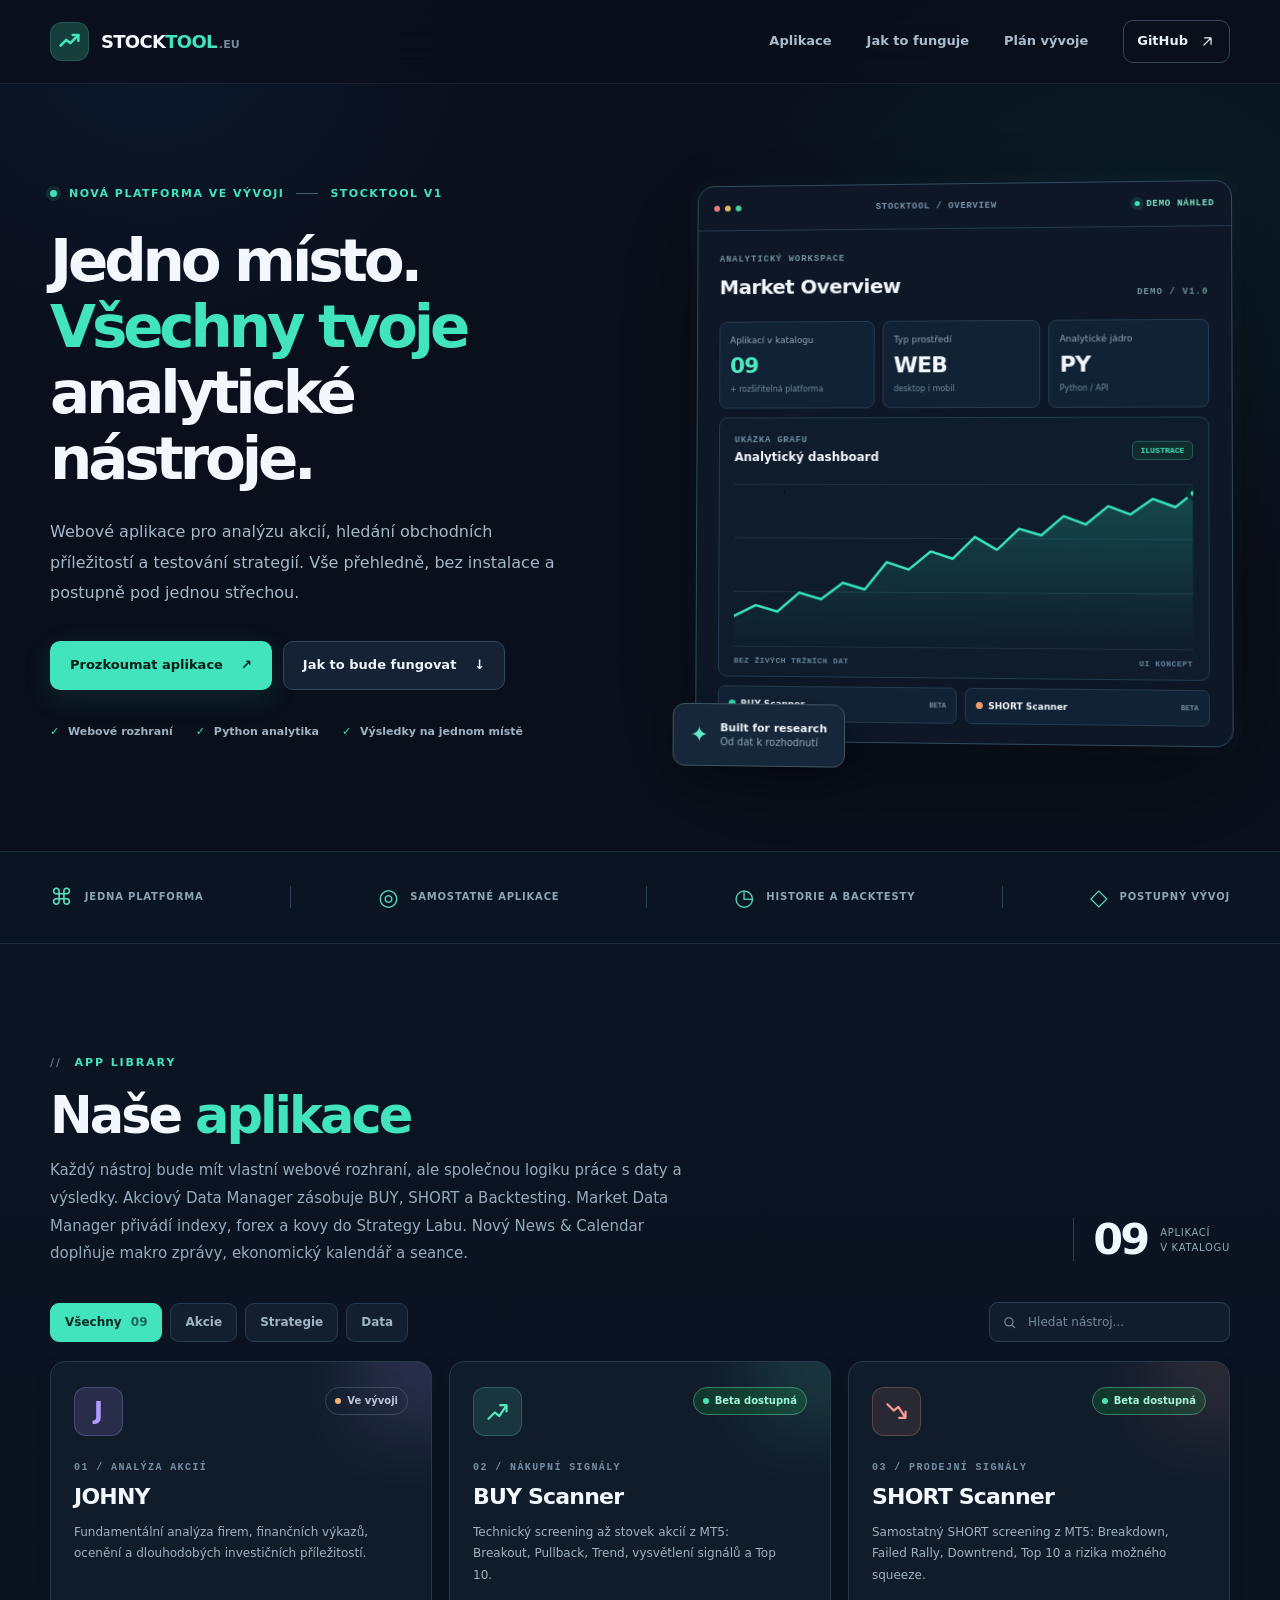
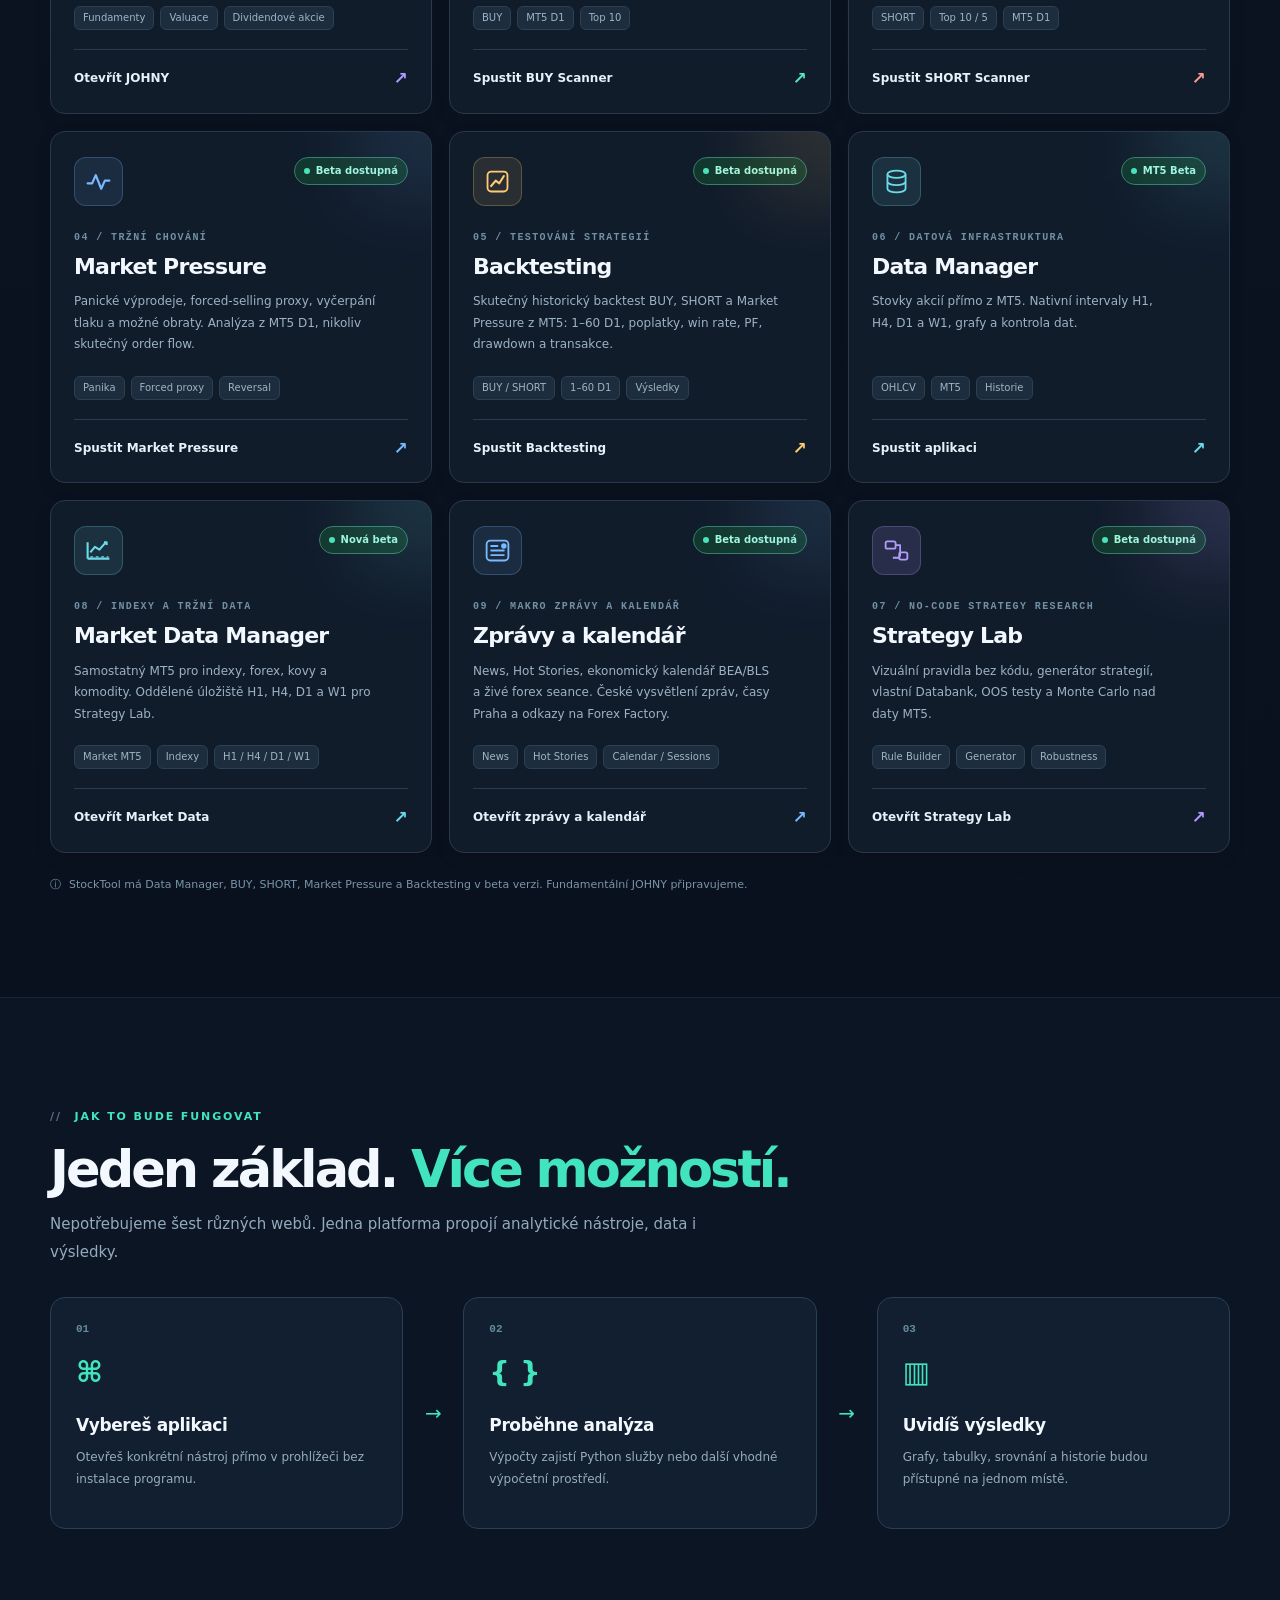
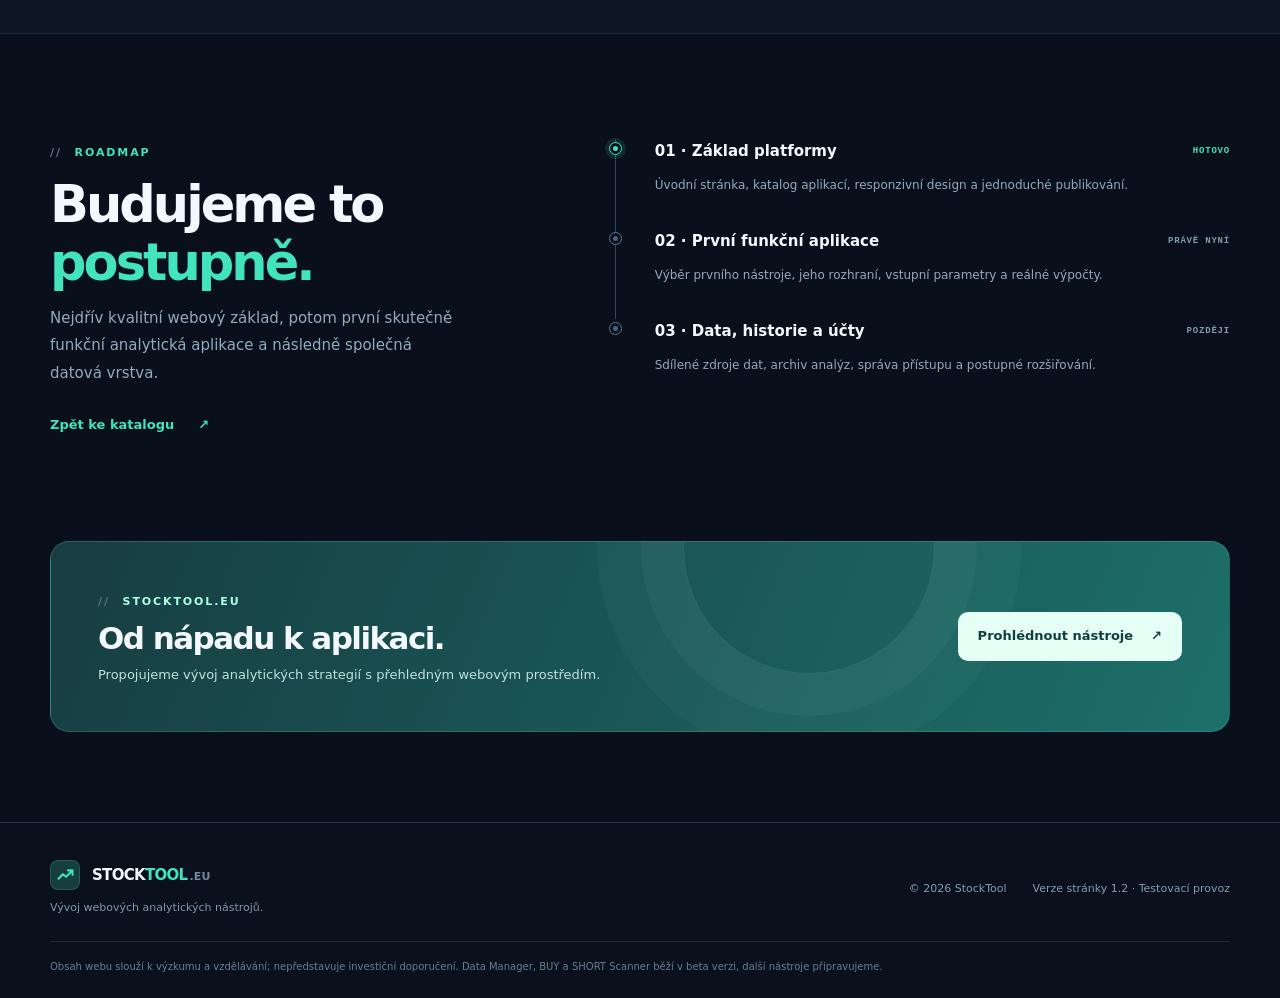
<file: site/index.html>
<!doctype html>
<html lang="cs">
<head>
  <meta charset="utf-8">
  <meta name="viewport" content="width=device-width, initial-scale=1">
  <meta name="theme-color" content="#09111f">
  <meta name="description" content="StockTool.eu – webové BUY a SHORT Scannery, Market Pressure a historické testování akcií z MT5.">
  <title>StockTool | Analytické aplikace pro finanční trhy</title>
  <link rel="icon" type="image/svg+xml" href="./assets/favicon.svg">
  <link rel="stylesheet" href="./assets/styles.css?v=cards-clickable-1">
  <script src="./assets/app.js" defer></script>
</head>
<body>
  <a class="skip-link" href="#obsah">Přejít na obsah</a>

  <header class="site-header">
    <div class="container nav-shell">
      <a class="logo" href="#uvod" aria-label="StockTool – úvod">
        <span class="logo-mark" aria-hidden="true"><svg viewBox="0 0 36 36" fill="none"><path d="M7 23L14 16L19 20L29 10" stroke="currentColor" stroke-width="3.2" stroke-linecap="round" stroke-linejoin="round"/><path d="M22 10H29V17" stroke="currentColor" stroke-width="3.2" stroke-linecap="round" stroke-linejoin="round"/></svg></span>
        <span class="logo-word">STOCK<span>TOOL</span><small>.EU</small></span>
      </a>
      <button class="menu-toggle" type="button" aria-label="Otevřít navigaci" aria-expanded="false" aria-controls="main-nav">
        <span></span><span></span><span></span>
      </button>
      <nav class="main-nav" id="main-nav" aria-label="Hlavní navigace">
        <a href="#aplikace">Aplikace</a>
        <a href="#princip">Jak to funguje</a>
        <a href="#plan">Plán vývoje</a>
        <a class="nav-github" href="https://github.com/littleleg198602/STOCKTOOL" target="_blank" rel="noopener noreferrer">
          GitHub <svg aria-hidden="true" viewBox="0 0 24 24" fill="none"><path d="M7 17L17 7M8 7h9v9" stroke="currentColor" stroke-width="1.7" stroke-linecap="round" stroke-linejoin="round"/></svg>
        </a>
      </nav>
    </div>
  </header>

  <main id="obsah">
    <section class="hero section" id="uvod">
      <div class="container hero-grid">
        <div class="hero-copy">
          <div class="eyebrow"><span class="signal-dot"></span> NOVÁ PLATFORMA VE VÝVOJI <span class="eyebrow-line"></span> STOCKTOOL V1</div>
          <h1>Jedno místo.<br><span>Všechny tvoje</span><br>analytické nástroje.</h1>
          <p class="hero-lead">Webové aplikace pro analýzu akcií, hledání obchodních příležitostí a testování strategií. Vše přehledně, bez instalace a postupně pod jednou střechou.</p>
          <div class="hero-actions">
            <a class="button button-primary" href="#aplikace">Prozkoumat aplikace <span aria-hidden="true">↗</span></a>
            <a class="button button-secondary" href="#princip">Jak to bude fungovat <span aria-hidden="true">↓</span></a>
          </div>
          <div class="hero-meta">
            <span><span class="mini-check">✓</span> Webové rozhraní</span>
            <span><span class="mini-check">✓</span> Python analytika</span>
            <span><span class="mini-check">✓</span> Výsledky na jednom místě</span>
          </div>
        </div>
        <div class="hero-visual" aria-label="Ilustrační ukázka připravovaného analytického dashboardu">
          <div class="visual-glow"></div>
          <div class="dash-window">
            <div class="dash-topbar">
              <div class="traffic-dots"><i></i><i></i><i></i></div>
              <span>STOCKTOOL / OVERVIEW</span>
              <span class="demo-pill"><span></span> DEMO NÁHLED</span>
            </div>
            <div class="dash-body">
              <div class="dash-title-row">
                <div><div class="dash-label">ANALYTICKÝ WORKSPACE</div><h2>Market Overview</h2></div>
                <div class="dash-date">DEMO / V1.0</div>
              </div>
              <div class="metric-grid" aria-hidden="true">
                <div class="metric-card"><span>Aplikací v katalogu</span><strong>09</strong><small>+ rozšiřitelná platforma</small></div>
                <div class="metric-card"><span>Typ prostředí</span><strong>WEB</strong><small>desktop i mobil</small></div>
                <div class="metric-card"><span>Analytické jádro</span><strong>PY</strong><small>Python / API</small></div>
              </div>
              <div class="chart-card">
                <div class="chart-header"><div><span>UKÁZKA GRAFU</span><strong>Analytický dashboard</strong></div><span class="chart-tag">ILUSTRACE</span></div>
                <div class="chart-stage" aria-hidden="true">
                  <div class="grid-lines"><i></i><i></i><i></i><i></i></div>
                  <svg class="chart-svg" viewBox="0 0 540 180" preserveAspectRatio="none" fill="none">
                    <defs><linearGradient id="chartFill" x1="0" x2="0" y1="0" y2="1"><stop offset="0" stop-color="#2BE4BD" stop-opacity=".22"/><stop offset="1" stop-color="#2BE4BD" stop-opacity="0"/></linearGradient></defs>
                    <path d="M0 146L26 134L52 141L78 120L104 127L130 109L156 116L182 86L208 94L234 74L260 82L286 58L312 72L338 49L364 56L390 35L416 44L442 24L468 33L494 16L520 25L540 10V180H0Z" fill="url(#chartFill)"/>
                    <path d="M0 146L26 134L52 141L78 120L104 127L130 109L156 116L182 86L208 94L234 74L260 82L286 58L312 72L338 49L364 56L390 35L416 44L442 24L468 33L494 16L520 25L540 10" stroke="#34E5BE" stroke-width="2.7" stroke-linejoin="round" stroke-linecap="round"/>
                    <circle cx="540" cy="10" r="5" fill="#34E5BE" stroke="#092C30" stroke-width="5"/>
                  </svg>
                </div>
                <div class="chart-bottom"><span>BEZ ŽIVÝCH TRŽNÍCH DAT</span><span>UI KONCEPT</span></div>
              </div>
              <div class="mini-rows">
                <span><i class="mini-circle cyan"></i> BUY Scanner <b>BETA</b></span>
                <span><i class="mini-circle orange"></i> SHORT Scanner <b>BETA</b></span>
              </div>
            </div>
          </div>
          <div class="floating-label"><span>✦</span><div><strong>Built for research</strong><small>Od dat k rozhodnutí</small></div></div>
        </div>
      </div>
    </section>

    <section class="proof-strip" aria-label="Pilíře platformy">
      <div class="container proof-inner">
        <div><span class="proof-icon">⌘</span><span>JEDNA PLATFORMA</span></div>
        <i></i>
        <div><span class="proof-icon">◎</span><span>SAMOSTATNÉ APLIKACE</span></div>
        <i></i>
        <div><span class="proof-icon">◷</span><span>HISTORIE A BACKTESTY</span></div>
        <i></i>
        <div><span class="proof-icon">◇</span><span>POSTUPNÝ VÝVOJ</span></div>
      </div>
    </section>

    <section class="section apps-section" id="aplikace">
      <div class="container">
        <div class="section-header">
          <div>
            <span class="kicker"><span class="kicker-slash">//</span> APP LIBRARY</span>
            <h2>Naše <span>aplikace</span></h2>
            <p>Každý nástroj bude mít vlastní webové rozhraní, ale společnou logiku práce s daty a výsledky. Akciový Data Manager zásobuje BUY, SHORT a Backtesting. Market Data Manager přivádí indexy, forex a kovy do Strategy Labu. Nový News & Calendar doplňuje makro zprávy, ekonomický kalendář a seance.</p>
          </div>
          <div class="section-count"><strong>09</strong><span>aplikací<br>v katalogu</span></div>
        </div>
        <div class="catalog-tools">
          <div class="filter-chips" role="group" aria-label="Filtrovat aplikace">
            <button class="filter-chip active" type="button" data-filter="all" aria-pressed="true">Všechny <span>09</span></button>
            <button class="filter-chip" type="button" data-filter="akcie" aria-pressed="false">Akcie</button>
            <button class="filter-chip" type="button" data-filter="strategie" aria-pressed="false">Strategie</button>
            <button class="filter-chip" type="button" data-filter="data" aria-pressed="false">Data</button>
          </div>
          <label class="search-box"><svg viewBox="0 0 24 24" fill="none" aria-hidden="true"><circle cx="11" cy="11" r="6.5" stroke="currentColor" stroke-width="1.7"/><path d="m16 16 4.2 4.2" stroke="currentColor" stroke-width="1.7" stroke-linecap="round"/></svg><span class="sr-only">Hledat aplikaci</span><input id="app-search" type="search" placeholder="Hledat nástroj..." autocomplete="off"></label>
        </div>
        <div class="apps-grid" id="apps-grid">
          <a class="app-card accent-violet" data-category="akcie" data-search="johny fundamentální analýza akcií finanční výkazy dividendy" href="./johny/" aria-label="Otevřít JOHNY">
            <div class="app-card-head"><div class="app-icon"><span>J</span></div><span class="status status-planned"><i></i> Ve vývoji</span></div>
            <div class="app-number">01 / ANALÝZA AKCIÍ</div><h3>JOHNY</h3>
            <p>Fundamentální analýza firem, finančních výkazů, ocenění a dlouhodobých investičních příležitostí.</p>
            <div class="tag-row"><span>Fundamenty</span><span>Valuace</span><span>Dividendové akcie</span></div>
            <span class="card-link">Otevřít JOHNY <span aria-hidden="true">↗</span></span>
          </a>

          <a class="app-card accent-mint" data-category="akcie" data-search="buy scanner akcie nákupní příležitosti forced selling order flow" href="./buy-scanner/" aria-label="Otevřít BUY Scanner">
            <div class="app-card-head"><div class="app-icon"><svg viewBox="0 0 32 32" fill="none" aria-hidden="true"><path d="M6 24 13 17 18 21 26 9M19 9h7v7" stroke="currentColor" stroke-width="2.4" stroke-linecap="round" stroke-linejoin="round"/></svg></div><span class="status status-ready"><i></i> Beta dostupná</span></div>
            <div class="app-number">02 / NÁKUPNÍ SIGNÁLY</div><h3>BUY Scanner</h3>
            <p>Technický screening až stovek akcií z MT5: Breakout, Pullback, Trend, vysvětlení signálů a Top 10.</p>
            <div class="tag-row"><span>BUY</span><span>MT5 D1</span><span>Top 10</span></div>
            <span class="card-link">Spustit BUY Scanner <span aria-hidden="true">↗</span></span>
          </a>

          <a class="app-card accent-rose" data-category="akcie" data-search="short scanner sell prodej shortování rizikové akcie" href="./short-scanner/" aria-label="Otevřít SHORT Scanner">
            <div class="app-card-head"><div class="app-icon"><svg viewBox="0 0 32 32" fill="none" aria-hidden="true"><path d="M6 8 13 15 18 11 26 23M19 23h7v-7" stroke="currentColor" stroke-width="2.4" stroke-linecap="round" stroke-linejoin="round"/></svg></div><span class="status status-ready"><i></i> Beta dostupná</span></div>
            <div class="app-number">03 / PRODEJNÍ SIGNÁLY</div><h3>SHORT Scanner</h3>
            <p>Samostatný SHORT screening z MT5: Breakdown, Failed Rally, Downtrend, Top 10 a rizika možného squeeze.</p>
            <div class="tag-row"><span>SHORT</span><span>Top 10 / 5</span><span>MT5 D1</span></div>
            <span class="card-link">Spustit SHORT Scanner <span aria-hidden="true">↗</span></span>
          </a>

          <a class="app-card accent-blue" data-category="strategie data" data-search="order flow tok objednávek kapitálu forced selling panika volatilita" href="./market-pressure/" aria-label="Otevřít Market Pressure">
            <div class="app-card-head"><div class="app-icon"><svg viewBox="0 0 32 32" fill="none" aria-hidden="true"><path d="M4 18h5l4-9 6 15 4-9h5" stroke="currentColor" stroke-width="2.4" stroke-linecap="round" stroke-linejoin="round"/></svg></div><span class="status status-ready"><i></i> Beta dostupná</span></div>
            <div class="app-number">04 / TRŽNÍ CHOVÁNÍ</div><h3>Market Pressure</h3>
            <p>Panické výprodeje, forced-selling proxy, vyčerpání tlaku a možné obraty. Analýza z MT5 D1, nikoliv skutečný order flow.</p>
            <div class="tag-row"><span>Panika</span><span>Forced proxy</span><span>Reversal</span></div>
            <span class="card-link">Spustit Market Pressure <span aria-hidden="true">↗</span></span>
          </a>

          <a class="app-card accent-amber" data-category="strategie" data-search="backtesting testování strategií výkon drawdown historické výsledky" href="./backtesting/" aria-label="Otevřít Backtesting">
            <div class="app-card-head"><div class="app-icon"><svg viewBox="0 0 32 32" fill="none" aria-hidden="true"><rect x="5" y="5" width="22" height="22" rx="4" stroke="currentColor" stroke-width="2"/><path d="M9 21 14 15 18 18 23 10" stroke="currentColor" stroke-width="2.3" stroke-linecap="round" stroke-linejoin="round"/></svg></div><span class="status status-ready"><i></i> Beta dostupná</span></div>
            <div class="app-number">05 / TESTOVÁNÍ STRATEGIÍ</div><h3>Backtesting</h3>
            <p>Skutečný historický backtest BUY, SHORT a Market Pressure z MT5: 1–60 D1, poplatky, win rate, PF, drawdown a transakce.</p>
            <div class="tag-row"><span>BUY / SHORT</span><span>1–60 D1</span><span>Výsledky</span></div>
            <span class="card-link">Spustit Backtesting <span aria-hidden="true">↗</span></span>
          </a>

          <a class="app-card accent-teal" data-category="data" data-search="data manager mt5 svíčky ohlcv historie databáze synchronizace" href="./data-manager/" aria-label="Otevřít Data Manager">
            <div class="app-card-head"><div class="app-icon"><svg viewBox="0 0 32 32" fill="none" aria-hidden="true"><ellipse cx="16" cy="8" rx="10" ry="4" stroke="currentColor" stroke-width="2"/><path d="M6 8v8c0 2.2 4.5 4 10 4s10-1.8 10-4V8M6 16v8c0 2.2 4.5 4 10 4s10-1.8 10-4v-8" stroke="currentColor" stroke-width="2"/></svg></div><span class="status status-ready"><i></i> MT5 Beta</span></div>
            <div class="app-number">06 / DATOVÁ INFRASTRUKTURA</div><h3>Data Manager</h3>
            <p>Stovky akcií přímo z MT5. Nativní intervaly H1, H4, D1 a W1, grafy a kontrola dat.</p>
            <div class="tag-row"><span>OHLCV</span><span>MT5</span><span>Historie</span></div>
            <span class="card-link">Spustit aplikaci <span aria-hidden="true">↗</span></span>
          </a>
          <a class="app-card accent-teal" data-category="data strategie" data-search="market data manager indexy indices forex měny fx kovy zlato stříbro komodity druhy mt5 terminal" href="./market-data/" aria-label="Otevřít Market Data Manager">
            <div class="app-card-head"><div class="app-icon"><svg viewBox="0 0 32 32" fill="none" aria-hidden="true"><path d="M4 25V7m0 18h24M7 18l5-6 5 3 7-8M22 7h3v3" stroke="currentColor" stroke-width="2.3" stroke-linejoin="round"/><path d="M7 23h20" stroke="currentColor" stroke-dasharray="3 3" stroke-width="1.5"/></svg></div><span class="status status-ready"><i></i> Nová beta</span></div>
            <div class="app-number">08 / INDEXY A TRŽNÍ DATA</div><h3>Market Data Manager</h3>
            <p>Samostatný MT5 pro indexy, forex, kovy a komodity. Oddělené úložiště H1, H4, D1 a W1 pro Strategy Lab.</p>
            <div class="tag-row"><span>Market MT5</span><span>Indexy</span><span>H1 / H4 / D1 / W1</span></div>
            <span class="card-link">Otevřít Market Data <span aria-hidden="true">↗</span></span>
          </a>
          <a class="app-card accent-blue" data-category="data strategie" data-search="news hot stories calendar sessions forex factory economic calendar makro zpravy ekonomicky kalendar obchodni seance" href="./market-intelligence/" aria-label="Otevřít StockTool zprávy a kalendář">
            <div class="app-card-head"><div class="app-icon"><svg viewBox="0 0 32 32" fill="none" aria-hidden="true"><rect x="4" y="5" width="24" height="22" rx="4" stroke="currentColor" stroke-width="2"/><path d="M9 11h7M9 16h14M9 21h14" stroke="currentColor" stroke-width="2" stroke-linecap="round"/><circle cx="23" cy="11" r="3" fill="currentColor"/></svg></div><span class="status status-ready"><i></i> Beta dostupná</span></div>
            <div class="app-number">09 / MAKRO ZPRÁVY A KALENDÁŘ</div><h3>Zprávy a kalendář</h3>
            <p>News, Hot Stories, ekonomický kalendář BEA/BLS a živé forex seance. České vysvětlení zpráv, časy Praha a odkazy na Forex Factory.</p>
            <div class="tag-row"><span>News</span><span>Hot Stories</span><span>Calendar / Sessions</span></div>
            <span class="card-link">Otevřít zprávy a kalendář <span aria-hidden="true">↗</span></span>
          </a>
          <a class="app-card accent-violet" data-category="strategie data" data-search="strategy lab quant bluecandle strategyquant builder generator databank monte carlo vizualni tvorba strategii" href="./strategy-lab/" aria-label="Otevřít Strategy Lab">
            <div class="app-card-head"><div class="app-icon"><svg viewBox="0 0 32 32" fill="none" aria-hidden="true"><rect x="4" y="6" width="11" height="8" rx="2" stroke="currentColor" stroke-width="2"/><rect x="19" y="18" width="9" height="8" rx="2" stroke="currentColor" stroke-width="2"/><path d="M15 10h5v12h-1M12 24h7" stroke="currentColor" stroke-width="2" stroke-linejoin="round"/></svg></div><span class="status status-ready"><i></i> Beta dostupná</span></div>
            <div class="app-number">07 / NO-CODE STRATEGY RESEARCH</div><h3>Strategy Lab</h3>
            <p>Vizuální pravidla bez kódu, generátor strategií, vlastní Databank, OOS testy a Monte Carlo nad daty MT5.</p>
            <div class="tag-row"><span>Rule Builder</span><span>Generator</span><span>Robustness</span></div>
            <span class="card-link">Otevřít Strategy Lab <span aria-hidden="true">↗</span></span>
          </a>
        </div>
        <div class="no-results" id="no-results" hidden><strong>Žádné odpovídající aplikace</strong><p>Zkus jiný výraz nebo přepni filtr.</p><button class="button button-secondary" type="button" id="reset-filters">Zobrazit všechny</button></div>
        <p class="catalog-note"><span aria-hidden="true">ⓘ</span> StockTool má Data Manager, BUY, SHORT, Market Pressure a Backtesting v beta verzi. Fundamentální JOHNY připravujeme.</p>
      </div>
    </section>

    <section class="section approach-section" id="princip">
      <div class="container">
        <div class="section-header compact"><div><span class="kicker"><span class="kicker-slash">//</span> JAK TO BUDE FUNGOVAT</span><h2>Jeden základ. <span>Více možností.</span></h2><p>Nepotřebujeme šest různých webů. Jedna platforma propojí analytické nástroje, data i výsledky.</p></div></div>
        <div class="workflow">
          <div class="workflow-item"><div class="step-label">01</div><div class="step-icon">⌘</div><h3>Vybereš aplikaci</h3><p>Otevřeš konkrétní nástroj přímo v prohlížeči bez instalace programu.</p></div>
          <div class="workflow-connector" aria-hidden="true">→</div>
          <div class="workflow-item"><div class="step-label">02</div><div class="step-icon">{ }</div><h3>Proběhne analýza</h3><p>Výpočty zajistí Python služby nebo další vhodné výpočetní prostředí.</p></div>
          <div class="workflow-connector" aria-hidden="true">→</div>
          <div class="workflow-item"><div class="step-label">03</div><div class="step-icon">▥</div><h3>Uvidíš výsledky</h3><p>Grafy, tabulky, srovnání a historie budou přístupné na jednom místě.</p></div>
        </div>
      </div>
    </section>

    <section class="section roadmap-section" id="plan">
      <div class="container roadmap-wrap">
        <div class="roadmap-copy">
          <span class="kicker"><span class="kicker-slash">//</span> ROADMAP</span>
          <h2>Budujeme to <span>postupně.</span></h2>
          <p>Nejdřív kvalitní webový základ, potom první skutečně funkční analytická aplikace a následně společná datová vrstva.</p>
          <a class="text-link" href="#aplikace">Zpět ke katalogu <span aria-hidden="true">↗</span></a>
        </div>
        <div class="timeline">
          <div class="timeline-item is-current"><span class="timeline-dot"></span><div><div class="timeline-top"><strong>01 · Základ platformy</strong><span>HOTOVO</span></div><p>Úvodní stránka, katalog aplikací, responzivní design a jednoduché publikování.</p></div></div>
          <div class="timeline-item"><span class="timeline-dot"></span><div><div class="timeline-top"><strong>02 · První funkční aplikace</strong><span>PRÁVĚ NYNÍ</span></div><p>Výběr prvního nástroje, jeho rozhraní, vstupní parametry a reálné výpočty.</p></div></div>
          <div class="timeline-item"><span class="timeline-dot"></span><div><div class="timeline-top"><strong>03 · Data, historie a účty</strong><span>POZDĚJI</span></div><p>Sdílené zdroje dat, archiv analýz, správa přístupu a postupné rozšiřování.</p></div></div>
        </div>
      </div>
    </section>

    <section class="closing-section">
      <div class="container">
        <div class="closing-panel">
          <div><span class="kicker"><span class="kicker-slash">//</span> STOCKTOOL.EU</span><h2>Od nápadu k aplikaci.</h2><p>Propojujeme vývoj analytických strategií s přehledným webovým prostředím.</p></div>
          <a href="#aplikace" class="button button-light">Prohlédnout nástroje <span aria-hidden="true">↗</span></a>
        </div>
      </div>
    </section>
  </main>

  <footer class="site-footer">
    <div class="container footer-inner">
      <div><a class="logo footer-logo" href="#uvod"><span class="logo-mark" aria-hidden="true"><svg viewBox="0 0 36 36" fill="none"><path d="M7 23L14 16L19 20L29 10M22 10H29V17" stroke="currentColor" stroke-width="3.2" stroke-linecap="round" stroke-linejoin="round"/></svg></span><span class="logo-word">STOCK<span>TOOL</span><small>.EU</small></span></a><p>Vývoj webových analytických nástrojů.</p></div>
      <div class="footer-end"><span>© <span id="year">2026</span> StockTool</span><span>Verze stránky 1.2 · Testovací provoz</span></div>
    </div>
    <div class="container disclaimer">Obsah webu slouží k výzkumu a vzdělávání; nepředstavuje investiční doporučení. Data Manager, BUY a SHORT Scanner běží v beta verzi, další nástroje připravujeme.</div>
  </footer>

  <dialog class="app-dialog" id="app-dialog" aria-labelledby="dialog-title">
    <div class="dialog-inner">
      <div class="dialog-top"><span class="kicker"><span class="kicker-slash">//</span> DETAIL APLIKACE</span><button class="dialog-close" id="close-dialog" type="button" aria-label="Zavřít detail">×</button></div>
      <div class="dialog-icon" id="dialog-symbol"></div>
      <h2 id="dialog-title"></h2>
      <p id="dialog-description"></p>
      <div class="dialog-state"><span class="signal-dot"></span> Aplikace se připravuje</div>
      <div class="dialog-foot"><p>Tento modul bude dostupný v některé z dalších verzí StockTool.</p><button class="button button-secondary" id="dialog-ok" type="button">Rozumím</button></div>
    </div>
  </dialog>
</body>
</html>
</file>
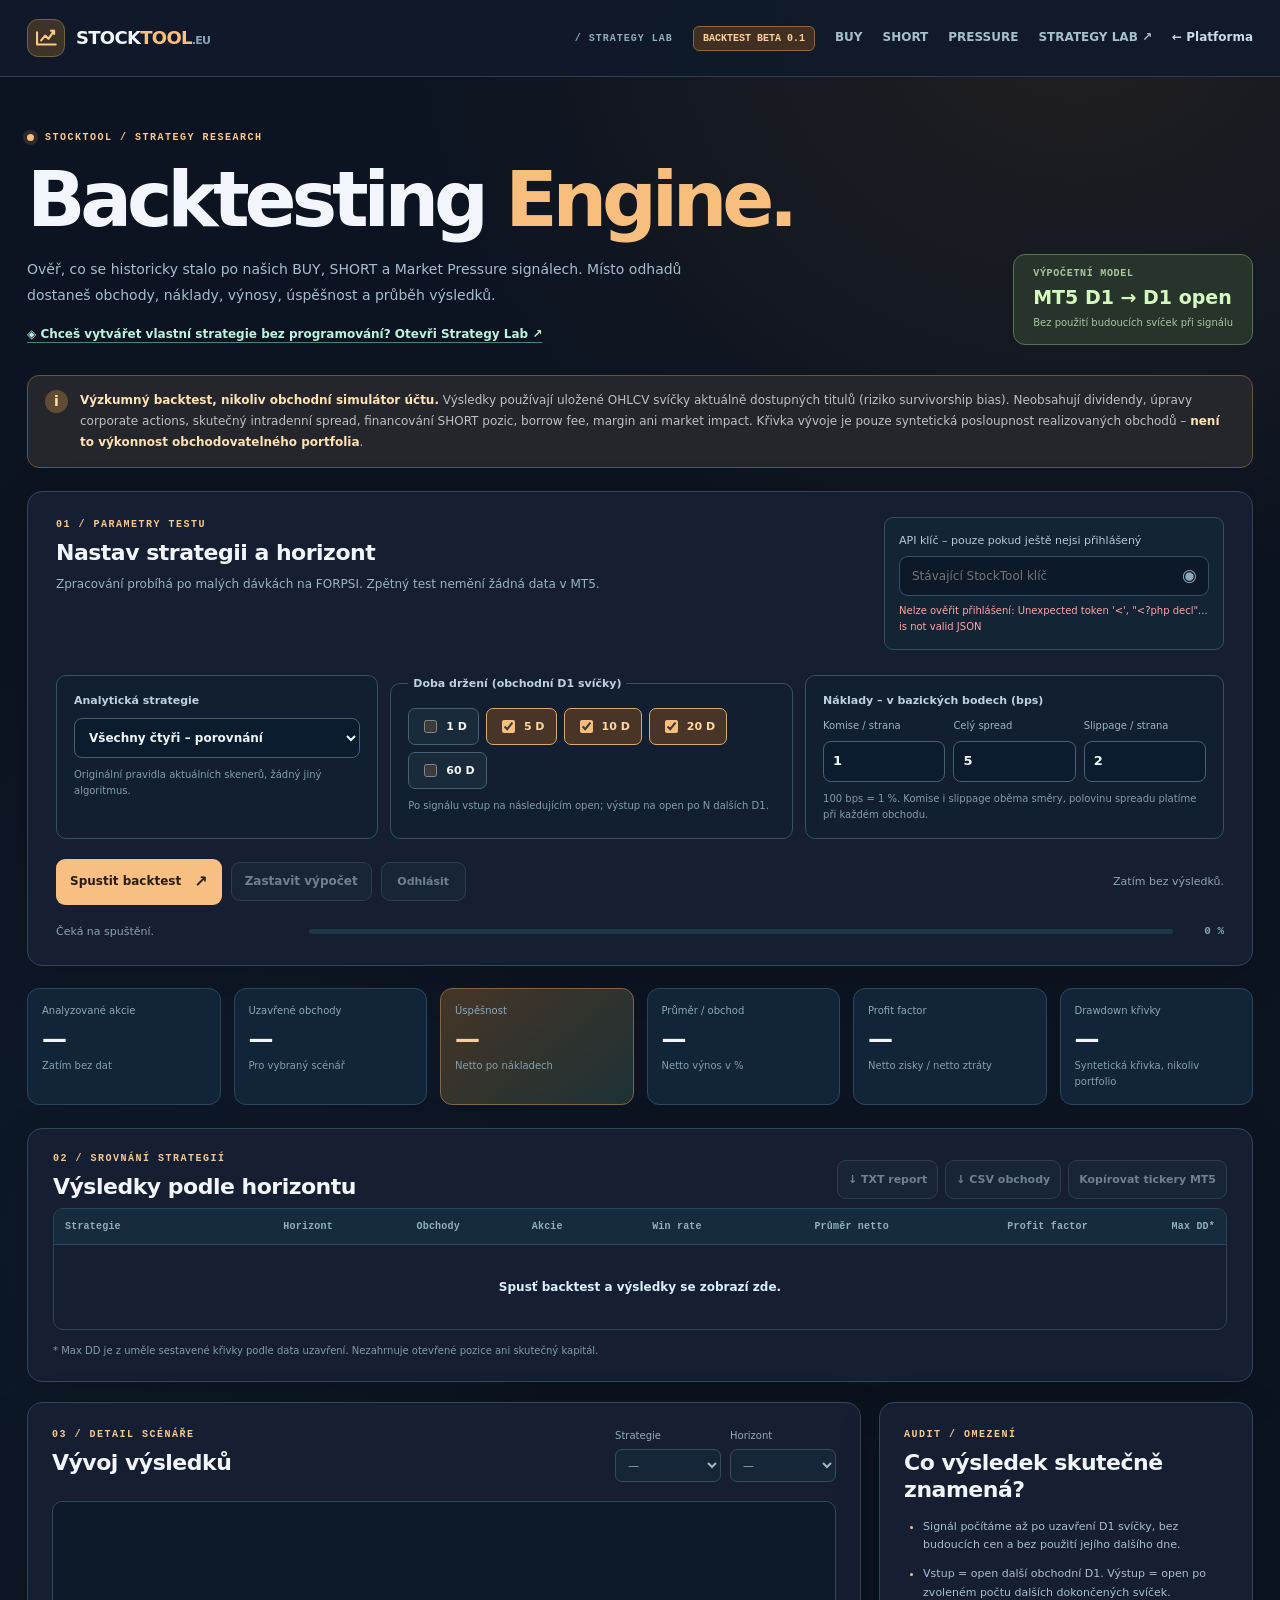
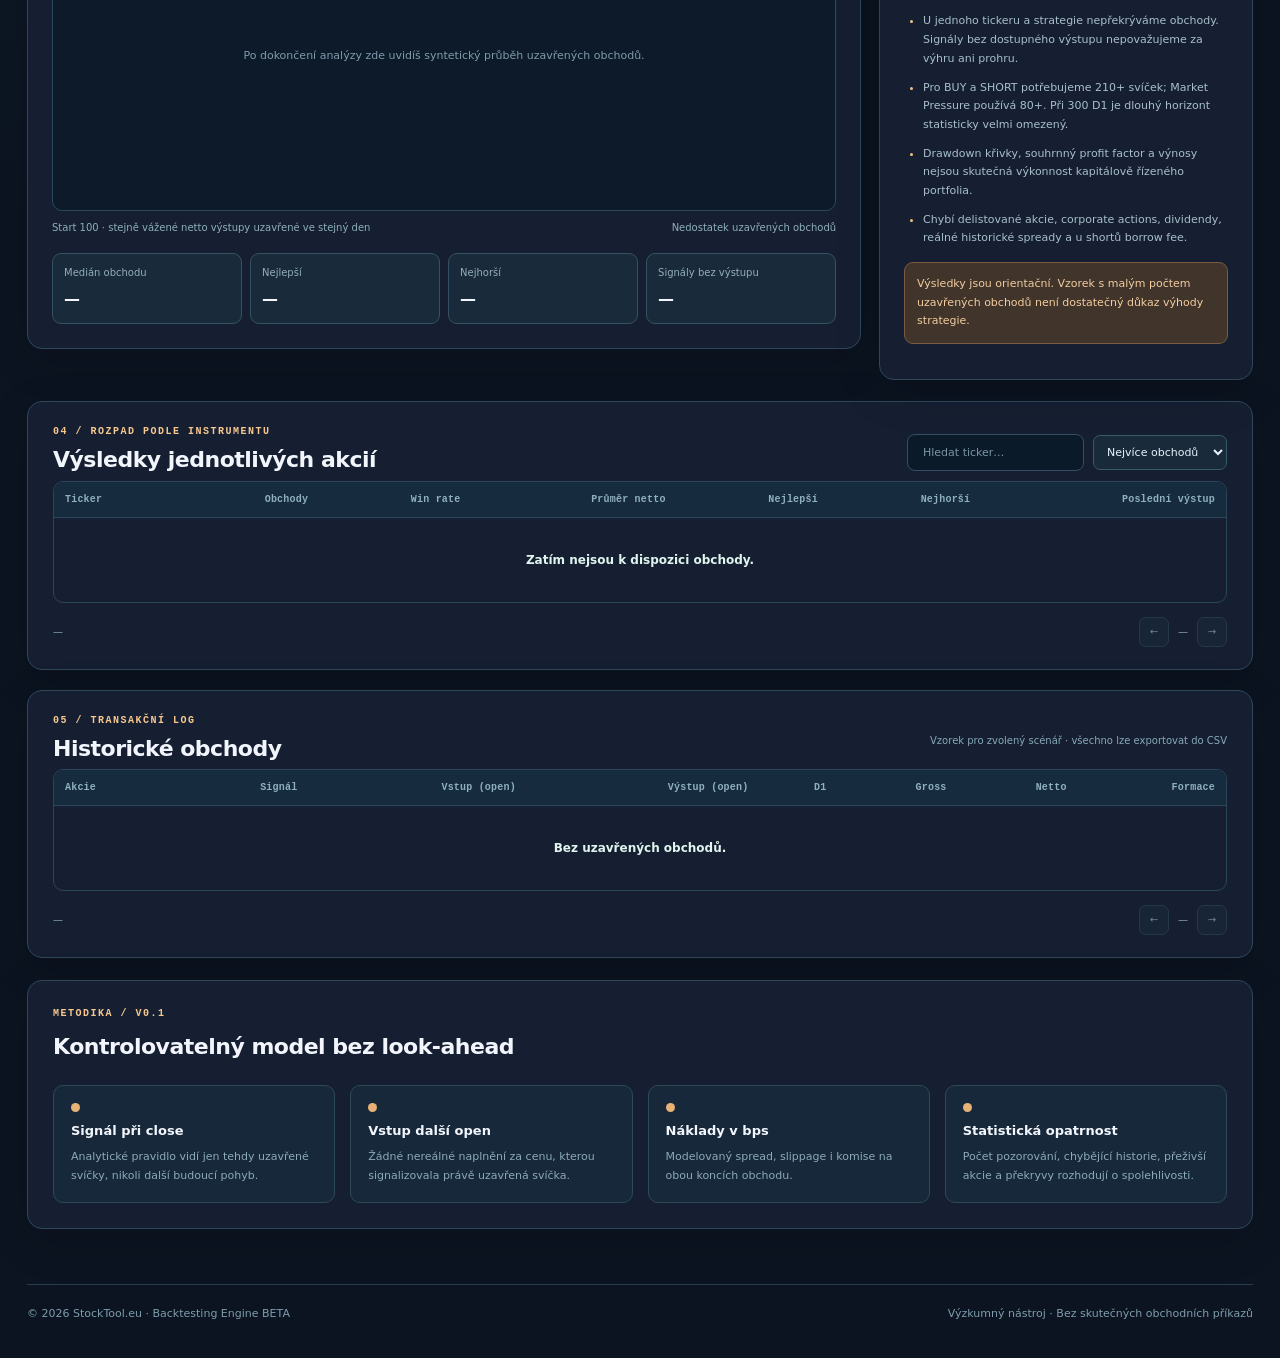
<file: site/backtesting/index.html>
<!doctype html>
<html lang="cs">
<head>
  <meta charset="utf-8">
  <meta name="viewport" content="width=device-width,initial-scale=1">
  <meta name="theme-color" content="#0c1421">
  <meta name="description" content="StockTool Backtesting Engine – historické testy BUY, SHORT a Market Pressure z uložených denních svíček MT5.">
  <title>Backtesting Engine | StockTool.eu</title>
  <link rel="icon" type="image/svg+xml" href="../assets/favicon.svg">
  <link rel="stylesheet" href="./styles.css?v=bt1">
  <script defer src="./app.js?v=bt1"></script>
</head>
<body>
  <a class="skip-link" href="#backtest">Přejít na Backtesting Engine</a>
  <header class="header">
    <div class="wrap header-inner">
      <a class="brand" href="../" aria-label="StockTool – hlavní stránka">
        <span class="brand-icon" aria-hidden="true">
          <svg viewBox="0 0 32 32" fill="none"><path d="M5 24V9m0 15h23M10 19l5-6 4 4 7-10M22 7h4v4" stroke="currentColor" stroke-width="2.5" stroke-linecap="round" stroke-linejoin="round"/></svg>
        </span><span>STOCK<span>TOOL</span><small>.EU</small></span>
      </a>
      <div class="header-right">
        <span class="section-breadcrumb">/ STRATEGY LAB</span>
        <span class="beta-badge">BACKTEST BETA 0.1</span>
        <a class="back nav-extra" href="../buy-scanner/">BUY</a>
        <a class="back nav-extra" href="../short-scanner/">SHORT</a>
        <a class="back nav-extra" href="../market-pressure/">PRESSURE</a>
        <a class="back nav-extra" href="../strategy-lab/">STRATEGY LAB ↗</a>
        <a class="back" href="../">← Platforma</a>
      </div>
    </div>
  </header>
  <main class="wrap" id="backtest">
    <section class="hero">
      <div class="hero-text">
        <div class="eyebrow"><i class="live-dot"></i> STOCKTOOL / STRATEGY RESEARCH</div>
        <h1>Backtesting <span>Engine.</span></h1>
        <p>Ověř, co se historicky stalo po našich BUY, SHORT a Market Pressure signálech. Místo odhadů dostaneš obchody, náklady, výnosy, úspěšnost a průběh výsledků.</p><p class="lab-link"><a href="../strategy-lab/">◈ Chceš vytvářet vlastní strategie bez programování? Otevři Strategy Lab ↗</a></p>
      </div>
      <div class="data-source"><span>VÝPOČETNÍ MODEL</span><strong>MT5 D1 → D1 open</strong><small>Bez použití budoucích svíček při signálu</small></div>
    </section>
    <section class="notice">
      <span class="notice-icon">i</span>
      <p><strong>Výzkumný backtest, nikoliv obchodní simulátor účtu.</strong> Výsledky používají uložené OHLCV svíčky aktuálně dostupných titulů (riziko survivorship bias). Neobsahují dividendy, úpravy corporate actions, skutečný intradenní spread, financování SHORT pozic, borrow fee, margin ani market impact. Křivka vývoje je pouze syntetická posloupnost realizovaných obchodů – <strong>není to výkonnost obchodovatelného portfolia</strong>.</p>
    </section>

    <section class="panel engine-controls" aria-label="Nastavení backtestu">
      <div class="control-head">
        <div><div class="micro-title">01 / PARAMETRY TESTU</div><h2>Nastav strategii a horizont</h2><p>Zpracování probíhá po malých dávkách na FORPSI. Zpětný test nemění žádná data v MT5.</p></div>
        <div class="auth-controls">
          <div id="login-controls">
            <label for="api-key">API klíč – pouze pokud ještě nejsi přihlášený</label>
            <div class="password-row"><input id="api-key" type="password" autocomplete="off" placeholder="Stávající StockTool klíč"><button id="show-key" type="button" aria-label="Ukázat nebo skrýt API klíč">◉</button></div>
          </div>
          <div id="connection-state" class="connection-state" role="status">Ověřuji společné přihlášení StockTool…</div>
        </div>
      </div>

      <div class="configuration">
        <div class="control-box">
          <label for="strategy">Analytická strategie</label>
          <select id="strategy">
            <option value="ALL">Všechny čtyři – porovnání</option>
            <option value="BUY">BUY Scanner – LONG</option>
            <option value="SHORT">SHORT Scanner – SHORT</option>
            <option value="PRESSURE_REVERSAL">Market Pressure – obrat (LONG)</option>
            <option value="PRESSURE_CONTINUATION">Market Pressure – pokračování (SHORT)</option>
          </select>
          <small>Originální pravidla aktuálních skenerů, žádný jiný algoritmus.</small>
        </div>
        <fieldset class="control-box horizon-box">
          <legend>Doba držení (obchodní D1 svíčky)</legend>
          <div class="horizon-grid">
            <label><input type="checkbox" name="horizon" value="1"> 1 D</label>
            <label><input type="checkbox" name="horizon" value="5" checked> 5 D</label>
            <label><input type="checkbox" name="horizon" value="10" checked> 10 D</label>
            <label><input type="checkbox" name="horizon" value="20" checked> 20 D</label>
            <label><input type="checkbox" name="horizon" value="60"> 60 D</label>
          </div>
          <small>Po signálu vstup na následujícím open; výstup na open po N dalších D1.</small>
        </fieldset>
        <div class="control-box cost-box">
          <span class="form-title">Náklady – v bazických bodech (bps)</span>
          <div class="cost-grid">
            <label>Komise / strana <input id="commission" type="number" min="0" max="99" step="0.1" value="1" inputmode="decimal"></label>
            <label>Celý spread <input id="spread" type="number" min="0" max="99" step="0.1" value="5" inputmode="decimal"></label>
            <label>Slippage / strana <input id="slippage" type="number" min="0" max="99" step="0.1" value="2" inputmode="decimal"></label>
          </div>
          <small>100 bps = 1 %. Komise i slippage oběma směry, polovinu spreadu platíme při každém obchodu.</small>
        </div>
      </div>
      <div class="engine-actions">
        <button class="btn btn-primary" id="scan-button" type="button">Spustit backtest <span>↗</span></button>
        <button class="btn btn-outline" id="stop-button" type="button" disabled>Zastavit výpočet</button>
        <button class="btn btn-outline" id="logout-button" type="button" disabled>Odhlásit</button>
        <span id="run-status" role="status">Zatím bez výsledků.</span>
      </div>
      <div class="progress-row" aria-live="polite">
        <span id="progress-label">Čeká na spuštění.</span>
        <div class="progress-track"><div class="progress-bar" id="progress-bar"></div></div>
        <span id="progress-number">0 %</span>
      </div>
    </section>

    <section class="stats" aria-label="Souhrn výsledků">
      <div class="stat-card"><span>Analyzované akcie</span><strong id="stat-symbols">—</strong><small id="coverage-note">Zatím bez dat</small></div>
      <div class="stat-card"><span>Uzavřené obchody</span><strong id="stat-trades">—</strong><small>Pro vybraný scénář</small></div>
      <div class="stat-card primary-stat"><span>Úspěšnost</span><strong id="stat-winrate">—</strong><small>Netto po nákladech</small></div>
      <div class="stat-card"><span>Průměr / obchod</span><strong id="stat-avg">—</strong><small>Netto výnos v %</small></div>
      <div class="stat-card"><span>Profit factor</span><strong id="stat-pf">—</strong><small>Netto zisky / netto ztráty</small></div>
      <div class="stat-card"><span>Drawdown křivky</span><strong id="stat-dd">—</strong><small>Syntetická křivka, nikoliv portfolio</small></div>
    </section>

    <section class="panel results-panel summary-panel">
      <div class="results-head">
        <div><div class="micro-title">02 / SROVNÁNÍ STRATEGIÍ</div><h2>Výsledky podle horizontu</h2></div>
        <div class="toolbar-buttons">
          <button class="btn btn-outline" id="export-report" type="button" disabled>↓ TXT report</button>
          <button class="btn btn-outline" id="export-csv" type="button" disabled>↓ CSV obchody</button>
          <button class="btn btn-outline" id="copy-tickers" type="button" disabled>Kopírovat tickery MT5</button>
        </div>
      </div>
      <div class="table-scroll">
        <table class="summary-table">
          <thead><tr><th>Strategie</th><th>Horizont</th><th>Obchody</th><th>Akcie</th><th>Win rate</th><th>Průměr netto</th><th>Profit factor</th><th>Max DD*</th></tr></thead>
          <tbody id="summary-body"><tr><td colspan="8" class="empty-cell">Spusť backtest a výsledky se zobrazí zde.</td></tr></tbody>
        </table>
      </div>
      <p id="summary-note" class="summary-note">* Max DD je z uměle sestavené křivky podle data uzavření. Nezahrnuje otevřené pozice ani skutečný kapitál.</p>
    </section>

    <section class="workspace">
      <div class="panel graph-panel">
        <div class="results-head">
          <div><div class="micro-title">03 / DETAIL SCÉNÁŘE</div><h2>Vývoj výsledků</h2></div>
          <div class="scenario-selectors">
            <label>Strategie <select id="result-strategy" disabled><option>—</option></select></label>
            <label>Horizont <select id="result-horizon" disabled><option>—</option></select></label>
          </div>
        </div>
        <div class="equity-chart">
          <canvas id="equity-chart" role="img" aria-label="Syntetická křivka kumulovaných realizovaných obchodů"></canvas>
          <div class="chart-empty" id="chart-empty">Po dokončení analýzy zde uvidíš syntetický průběh uzavřených obchodů.</div>
        </div>
        <div class="chart-footnote"><span>Start 100 · stejně vážené netto výstupy uzavřené ve stejný den</span><span id="chart-period">Bez dat</span></div>
        <div class="mini-metrics">
          <div><span>Medián obchodu</span><strong id="metric-median">—</strong></div>
          <div><span>Nejlepší</span><strong id="metric-best">—</strong></div>
          <div><span>Nejhorší</span><strong id="metric-worst">—</strong></div>
          <div><span>Signály bez výstupu</span><strong id="metric-unclosed">—</strong></div>
        </div>
      </div>
      <aside class="panel research-panel">
        <div class="micro-title">AUDIT / OMEZENÍ</div>
        <h2>Co výsledek skutečně znamená?</h2>
        <ul class="research-notes">
          <li>Signál počítáme až po uzavření D1 svíčky, bez budoucích cen a bez použití jejího dalšího dne.</li>
          <li>Vstup = open další obchodní D1. Výstup = open po zvoleném počtu dalších dokončených svíček.</li>
          <li>U jednoho tickeru a strategie nepřekrýváme obchody. Signály bez dostupného výstupu nepovažujeme za výhru ani prohru.</li>
          <li>Pro BUY a SHORT potřebujeme 210+ svíček; Market Pressure používá 80+. Při 300 D1 je dlouhý horizont statisticky velmi omezený.</li>
          <li>Drawdown křivky, souhrnný profit factor a výnosy nejsou skutečná výkonnost kapitálově řízeného portfolia.</li>
          <li>Chybí delistované akcie, corporate actions, dividendy, reálné historické spready a u shortů borrow fee.</li>
        </ul>
        <p class="risk-warning" id="risk-warning">Výsledky jsou orientační. Vzorek s malým počtem uzavřených obchodů není dostatečný důkaz výhody strategie.</p>
      </aside>
    </section>

    <section class="panel results-panel lower-panel">
      <div class="results-head">
        <div><div class="micro-title">04 / ROZPAD PODLE INSTRUMENTU</div><h2>Výsledky jednotlivých akcií</h2></div>
        <div class="filter-controls">
          <label class="search-field"><span class="sr-only">Filtrovat ticker</span><input type="search" id="ticker-search" placeholder="Hledat ticker…" autocomplete="off"></label>
          <label><select id="symbol-sort"><option value="trades">Nejvíce obchodů</option><option value="avg">Nejvyšší průměr</option><option value="winrate">Nejvyšší win rate</option><option value="ticker">Ticker A–Z</option></select></label>
        </div>
      </div>
      <div class="table-scroll">
        <table><thead><tr><th>Ticker</th><th>Obchody</th><th>Win rate</th><th>Průměr netto</th><th>Nejlepší</th><th>Nejhorší</th><th>Poslední výstup</th></tr></thead>
          <tbody id="symbols-body"><tr><td colspan="7" class="empty-cell">Zatím nejsou k dispozici obchody.</td></tr></tbody>
        </table>
      </div>
      <div class="table-foot"><span id="symbols-count">—</span><div class="pager"><button id="symbols-prev" type="button" disabled>←</button><span id="symbols-page">—</span><button id="symbols-next" type="button" disabled>→</button></div></div>
    </section>

    <section class="panel results-panel lower-panel">
      <div class="results-head">
        <div><div class="micro-title">05 / TRANSAKČNÍ LOG</div><h2>Historické obchody</h2></div>
        <span class="small-hint">Vzorek pro zvolený scénář · všechno lze exportovat do CSV</span>
      </div>
      <div class="table-scroll">
        <table><thead><tr><th>Akcie</th><th>Signál</th><th>Vstup (open)</th><th>Výstup (open)</th><th>D1</th><th>Gross</th><th>Netto</th><th>Formace</th></tr></thead>
          <tbody id="trades-body"><tr><td colspan="8" class="empty-cell">Bez uzavřených obchodů.</td></tr></tbody>
        </table>
      </div>
      <div class="table-foot"><span id="trades-count">—</span><div class="pager"><button id="trades-prev" type="button" disabled>←</button><span id="trades-page">—</span><button id="trades-next" type="button" disabled>→</button></div></div>
    </section>

    <section class="panel rules">
      <div class="micro-title">METODIKA / V0.1</div><h2>Kontrolovatelný model bez look-ahead</h2>
      <div class="rules-grid">
        <div><span class="rule-dot"></span><strong>Signál při close</strong><p>Analytické pravidlo vidí jen tehdy uzavřené svíčky, nikoli další budoucí pohyb.</p></div>
        <div><span class="rule-dot"></span><strong>Vstup další open</strong><p>Žádné nereálné naplnění za cenu, kterou signalizovala právě uzavřená svíčka.</p></div>
        <div><span class="rule-dot"></span><strong>Náklady v bps</strong><p>Modelovaný spread, slippage i komise na obou koncích obchodu.</p></div>
        <div><span class="rule-dot"></span><strong>Statistická opatrnost</strong><p>Počet pozorování, chybějící historie, přeživší akcie a překryvy rozhodují o spolehlivosti.</p></div>
      </div>
    </section>
  </main>
  <footer class="wrap footer"><span>© <span id="year">2026</span> StockTool.eu · Backtesting Engine BETA</span><span>Výzkumný nástroj · Bez skutečných obchodních příkazů</span></footer>
  <div id="toast" class="toast" role="status" aria-live="polite"></div>
</body>
</html>
</file>
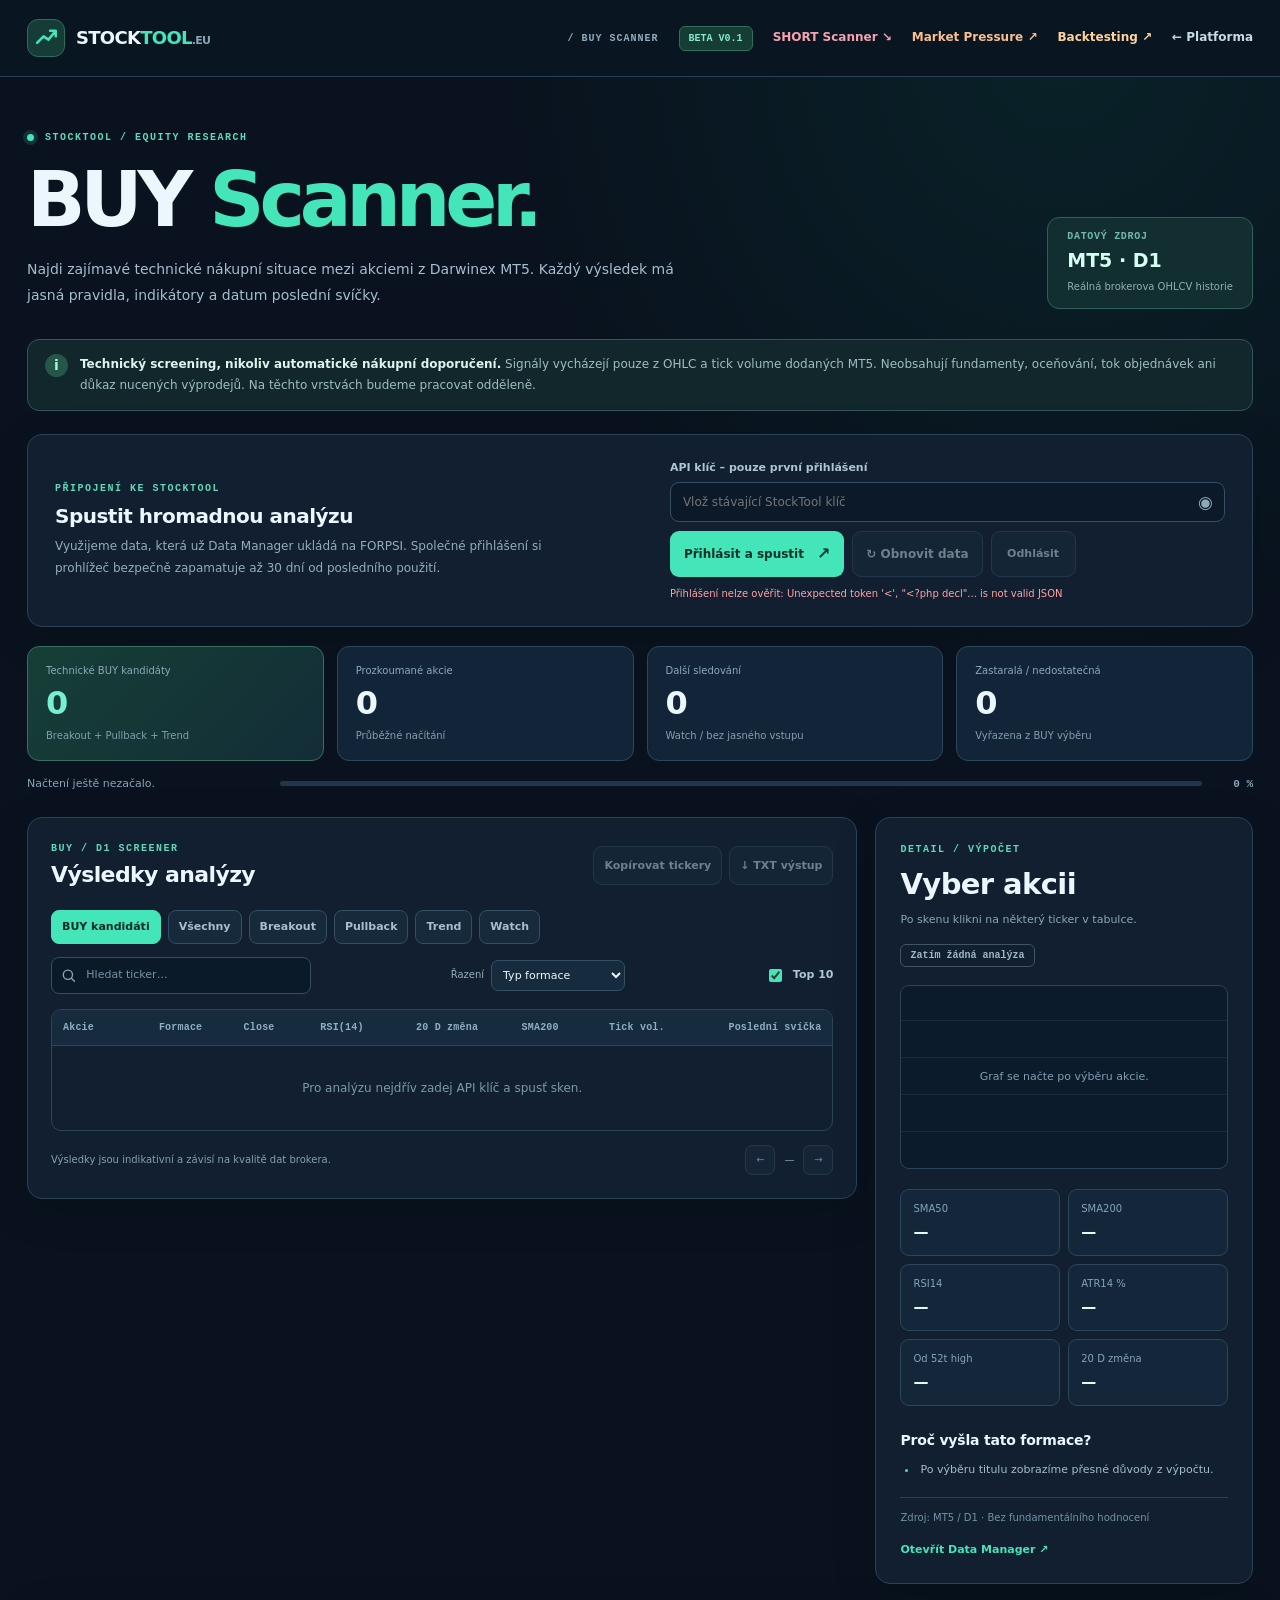
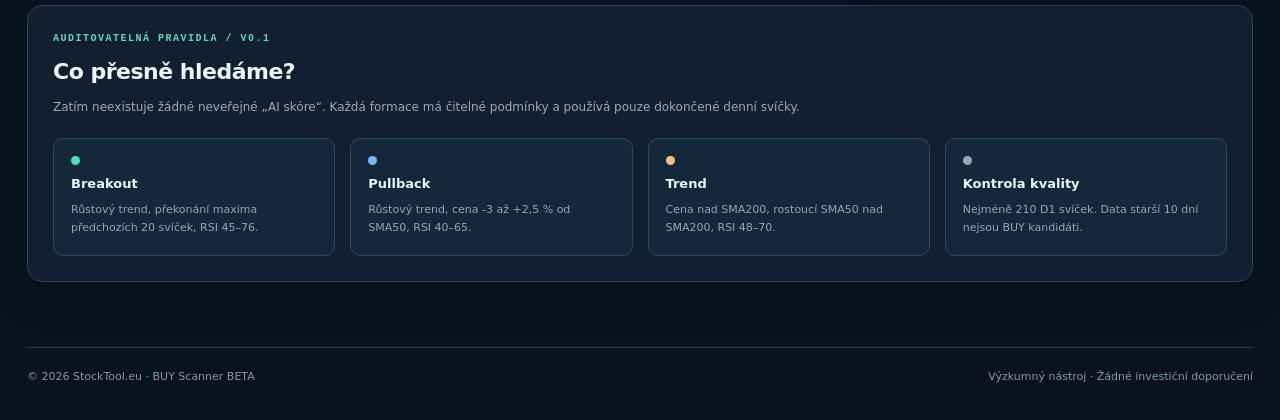
<file: site/buy-scanner/index.html>
<!doctype html>
<html lang="cs">
<head>
  <meta charset="utf-8">
  <meta name="viewport" content="width=device-width, initial-scale=1">
  <meta name="theme-color" content="#09131e">
  <meta name="description" content="StockTool BUY Scanner – transparentní technický výběr akcií z reálných MT5 dat.">
  <title>BUY Scanner | StockTool</title>
  <link rel="icon" type="image/svg+xml" href="../assets/favicon.svg">
  <link rel="stylesheet" href="./styles.css?v=auth2">
  <script defer src="./app.js?v=auth2"></script>
</head>
<body>
  <a class="skip-link" href="#scanner">Přejít na BUY Scanner</a>
  <header class="header">
    <div class="wrap header-inner">
      <a class="brand" href="../" aria-label="StockTool – hlavní stránka">
        <span class="brand-icon" aria-hidden="true">
          <svg viewBox="0 0 32 32" fill="none"><path d="m5 22 8-8 6 4 9-11m-7 0h7v7" stroke="currentColor" stroke-linecap="round" stroke-linejoin="round" stroke-width="3"/></svg>
        </span>
        <span>STOCK<span>TOOL</span><small>.EU</small></span>
      </a>
      <div class="header-right"><span class="section-breadcrumb">/ BUY SCANNER</span><span class="beta-badge">BETA V0.1</span><a class="back cross-short" href="../short-scanner/">SHORT Scanner ↘</a><a class="back cross-pressure" href="../market-pressure/">Market Pressure ↗</a><a class="back cross-backtest" href="../backtesting/">Backtesting ↗</a><a class="back" href="../">← Platforma</a></div>
    </div>
  </header>
  <main class="wrap" id="scanner">
    <div class="hero">
      <div class="hero-text">
        <div class="eyebrow"><i class="live-dot"></i> STOCKTOOL / EQUITY RESEARCH</div>
        <h1>BUY <span>Scanner.</span></h1>
        <p>Najdi zajímavé technické nákupní situace mezi akciemi z Darwinex MT5. Každý výsledek má jasná pravidla, indikátory a datum poslední svíčky.</p>
      </div>
      <div class="data-source"><span>DATOVÝ ZDROJ</span><strong>MT5 · D1</strong><small>Reálná brokerova OHLCV historie</small></div>
    </div>
    <section class="notice" aria-label="Upozornění na analytický rozsah">
      <span class="notice-icon">i</span>
      <p><strong>Technický screening, nikoliv automatické nákupní doporučení.</strong> Signály vycházejí pouze z OHLC a tick volume dodaných MT5. Neobsahují fundamenty, oceňování, tok objednávek ani důkaz nucených výprodejů. Na těchto vrstvách budeme pracovat odděleně.</p>
    </section>
    <section class="connect-panel panel" aria-label="Přihlášení a spuštění skeneru">
      <div class="connect-info">
        <div class="micro-title">PŘIPOJENÍ KE STOCKTOOL</div>
        <h2>Spustit hromadnou analýzu</h2>
        <p>Využijeme data, která už Data Manager ukládá na FORPSI. Společné přihlášení si prohlížeč bezpečně zapamatuje až 30 dní od posledního použití.</p>
      </div>
      <div class="connect-actions">
        <div id="login-controls"><label for="api-key">API klíč – pouze první přihlášení</label>
        <div class="password-row"><input type="password" id="api-key" placeholder="Vlož stávající StockTool klíč" autocomplete="off"><button id="show-key" type="button" aria-label="Ukázat nebo skrýt klíč">◉</button></div></div>
        <div class="action-row"><button class="btn btn-primary" id="scan-button" type="button">Přihlásit a spustit <span>↗</span></button><button class="btn btn-outline" id="rescan-button" type="button" disabled>↻ Obnovit data</button><button class="btn btn-outline" id="logout-button" type="button" disabled>Odhlásit</button></div>
        <div class="connection-state" id="connection-state" role="status">Přihlášení platí pro Data Manager i BUY Scanner. Klíč zadáš jen jednou na tomto zařízení.</div>
      </div>
    </section>
    <section class="stats" aria-label="Přehled screeningu">
      <div class="stat-card primary-stat"><span>Technické BUY kandidáty</span><strong id="stat-buy">—</strong><small>Breakout + Pullback + Trend</small></div>
      <div class="stat-card"><span>Prozkoumané akcie</span><strong id="stat-scanned">—</strong><small id="stat-scanned-note">Čeká na sken</small></div>
      <div class="stat-card"><span>Další sledování</span><strong id="stat-watch">—</strong><small>Watch / bez jasného vstupu</small></div>
      <div class="stat-card"><span>Zastaralá / nedostatečná</span><strong id="stat-limited">—</strong><small>Vyřazena z BUY výběru</small></div>
    </section>
    <div class="progress-row" aria-live="polite"><span id="progress-label">Načtení ještě nezačalo.</span><div class="progress-track"><div class="progress-bar" id="progress-bar"></div></div><span id="progress-number">0 %</span></div>
    <section class="workspace">
      <div class="results-panel panel">
        <div class="results-head">
          <div><div class="micro-title">BUY / D1 SCREENER</div><h2>Výsledky analýzy <span id="filtered-count"></span></h2></div>
          <div class="toolbar-buttons">
            <button class="btn btn-outline" id="copy-tickers" type="button" disabled>Kopírovat tickery</button>
            <button class="btn btn-outline" id="export-txt" type="button" disabled>↓ TXT výstup</button>
          </div>
        </div>
        <div class="controls">
          <div class="filter-chip-row" role="group" aria-label="Kategorie technické formace">
            <button type="button" class="chip active" data-filter="buy" aria-pressed="true">BUY kandidáti</button>
            <button type="button" class="chip" data-filter="all" aria-pressed="false">Všechny</button>
            <button type="button" class="chip" data-filter="BREAKOUT" aria-pressed="false">Breakout</button>
            <button type="button" class="chip" data-filter="PULLBACK" aria-pressed="false">Pullback</button>
            <button type="button" class="chip" data-filter="TREND" aria-pressed="false">Trend</button>
            <button type="button" class="chip" data-filter="WATCH" aria-pressed="false">Watch</button>
          </div>
          <div class="more-controls">
            <label class="search-field"><span class="sr-only">Hledat ticker</span><svg viewBox="0 0 20 20" fill="none" aria-hidden="true"><circle cx="9" cy="9" r="6" stroke="currentColor" stroke-width="1.8"/><path d="m13.5 13.5 4 4" stroke="currentColor" stroke-width="1.8" stroke-linecap="round"/></svg><input type="search" id="ticker-search" placeholder="Hledat ticker…" autocomplete="off"></label>
            <label class="control-label">Řazení <select id="sort-mode"><option value="priority">Typ formace</option><option value="momentum">20denní změna ↓</option><option value="rsi">RSI ↑</option><option value="ticker">Ticker A–Z</option></select></label>
            <label class="check-filter"><input type="checkbox" id="top-ten" checked> Top 10</label>
          </div>
        </div>
        <div class="table-scroll">
          <table>
            <thead><tr><th>Akcie</th><th>Formace</th><th>Close</th><th>RSI(14)</th><th>20 D změna</th><th>SMA200</th><th>Tick vol.</th><th>Poslední svíčka</th></tr></thead>
            <tbody id="results-body"><tr><td colspan="8" class="empty-cell">Pro analýzu nejdřív zadej API klíč a spusť sken.</td></tr></tbody>
          </table>
        </div>
        <div class="table-foot"><span id="table-note">Výsledky jsou indikativní a závisí na kvalitě dat brokera.</span><div class="pager"><button id="prev-page" type="button" aria-label="Předchozí stránka" disabled>←</button><span id="page-caption">—</span><button id="next-page" type="button" aria-label="Další stránka" disabled>→</button></div></div>
      </div>
      <aside class="detail-panel panel">
        <div class="detail-head"><div class="micro-title">DETAIL / VÝPOČET</div><h2 id="detail-symbol">Vyber akcii</h2><p id="detail-subtitle">Po skenu klikni na některý ticker v tabulce.</p></div>
        <span class="setup-pill neutral" id="detail-setup">Zatím žádná analýza</span>
        <div class="detail-chart"><canvas id="detail-chart" role="img" aria-label="Poslední denní zavírací ceny vybrané akcie"></canvas><div id="chart-empty" class="detail-chart-empty">Graf se načte po výběru akcie.</div></div>
        <div class="detail-metrics">
          <div><span>SMA50</span><strong id="detail-sma50">—</strong></div>
          <div><span>SMA200</span><strong id="detail-sma200">—</strong></div>
          <div><span>RSI14</span><strong id="detail-rsi">—</strong></div>
          <div><span>ATR14 %</span><strong id="detail-atr">—</strong></div>
          <div><span>Od 52t high</span><strong id="detail-high">—</strong></div>
          <div><span>20 D změna</span><strong id="detail-momentum">—</strong></div>
        </div>
        <h3>Proč vyšla tato formace?</h3>
        <ul id="detail-reasons" class="reason-list"><li>Po výběru titulu zobrazíme přesné důvody z výpočtu.</li></ul>
        <div class="detail-footer" id="detail-footer">Zdroj: MT5 / D1 · Bez fundamentálního hodnocení</div>
        <a class="data-manager-link" href="../data-manager/">Otevřít Data Manager ↗</a>
      </aside>
    </section>
    <section class="rules panel" aria-labelledby="rules-heading">
      <div><div class="micro-title">AUDITOVATELNÁ PRAVIDLA / V0.1</div><h2 id="rules-heading">Co přesně hledáme?</h2><p>Zatím neexistuje žádné neveřejné „AI skóre“. Každá formace má čitelné podmínky a používá pouze dokončené denní svíčky.</p></div>
      <div class="rules-grid">
        <div><span class="rule-dot breakout"></span><strong>Breakout</strong><p>Růstový trend, překonání maxima předchozích 20 svíček, RSI 45–76.</p></div>
        <div><span class="rule-dot pullback"></span><strong>Pullback</strong><p>Růstový trend, cena -3 až +2,5 % od SMA50, RSI 40–65.</p></div>
        <div><span class="rule-dot trend"></span><strong>Trend</strong><p>Cena nad SMA200, rostoucí SMA50 nad SMA200, RSI 48–70.</p></div>
        <div><span class="rule-dot watch"></span><strong>Kontrola kvality</strong><p>Nejméně 210 D1 svíček. Data starší 10 dní nejsou BUY kandidáti.</p></div>
      </div>
    </section>
  </main>
  <footer class="wrap footer"><span>© <span id="year">2026</span> StockTool.eu · BUY Scanner BETA</span><span>Výzkumný nástroj · Žádné investiční doporučení</span></footer>
  <div id="toast" class="toast" role="status" aria-live="polite"></div>
</body>
</html>
</file>
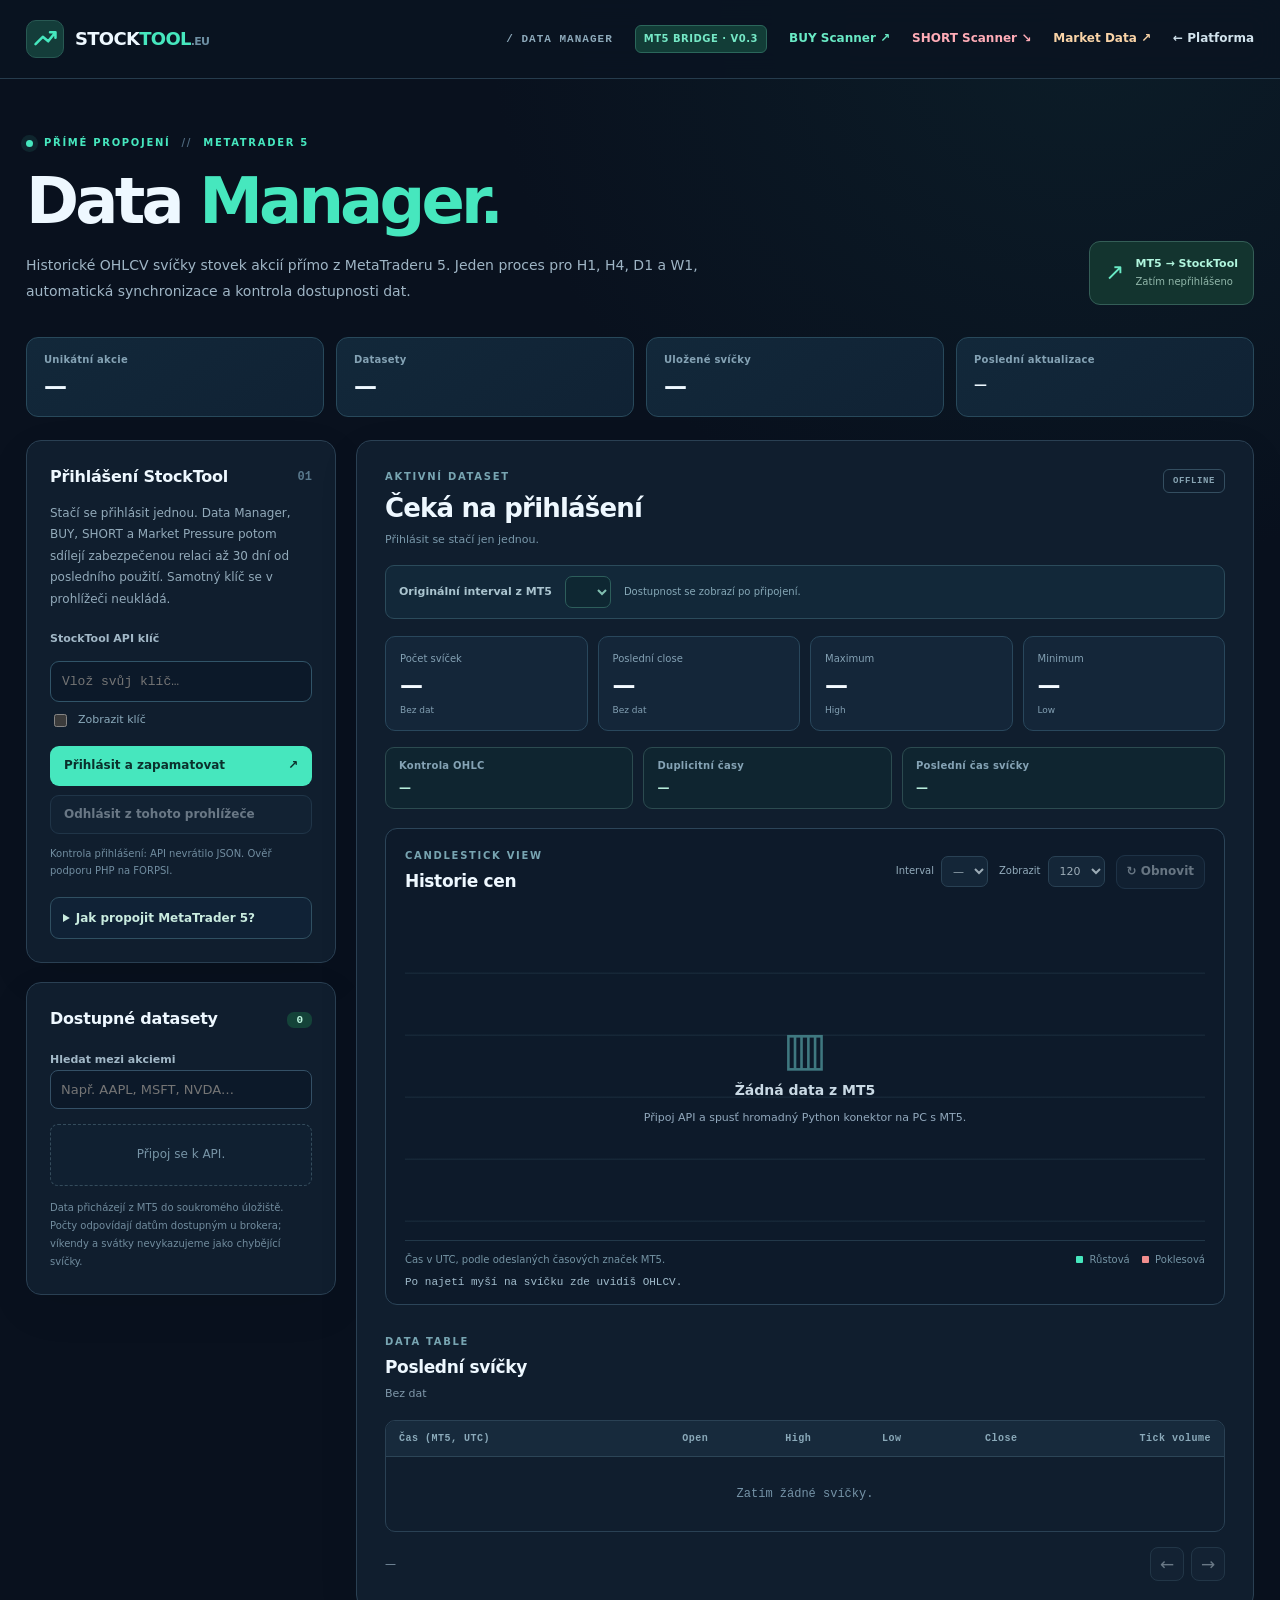
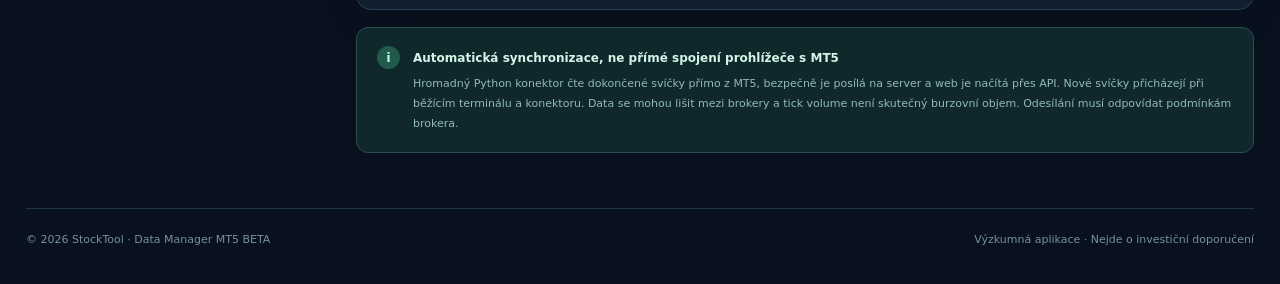
<file: site/data-manager/index.html>
<!doctype html>
<html lang="cs">
<head>
<meta charset="utf-8"><meta name="viewport" content="width=device-width, initial-scale=1">
<meta name="theme-color" content="#0a1220">
<meta name="description" content="StockTool Data Manager – automatická hromadná synchronizace akcií z MetaTraderu 5.">
<title>Data Manager – MT5 Live | StockTool</title>
<link rel="icon" href="../assets/favicon.svg" type="image/svg+xml">
<link rel="stylesheet" href="./styles.css?v=auth2"><script src="./app.js?v=auth2" defer></script>
</head>
<body>
<a href="#main" class="skip-link">Přejít na aplikaci</a>
<header class="topbar"><div class="container topbar-inner">
  <a class="brand" href="../" aria-label="StockTool – hlavní stránka">
    <span class="brand-icon" aria-hidden="true"><svg viewBox="0 0 32 32" fill="none"><path d="m5 21 8-8 6 5 8-10M21 8h6v6" stroke="currentColor" stroke-width="2.8" stroke-linejoin="round" stroke-linecap="round"/></svg></span>
    <span>STOCK<span>TOOL</span><small>.EU</small></span>
  </a>
  <div class="topbar-right"><span class="topbar-title">/ DATA MANAGER</span><span class="version-tag">MT5 BRIDGE · V0.3</span><a class="back-link dm-buy-link" href="../buy-scanner/">BUY Scanner ↗</a><a class="back-link dm-short-link" href="../short-scanner/">SHORT Scanner ↘</a><a class="back-link dm-pressure-link" href="../market-pressure/">Market Pressure ↗</a><a class="back-link dm-backtest-link" href="../backtesting/">Backtesting ↗</a><a class="back-link dm-market-link" href="../market-data/">Market Data ↗</a><a class="back-link" href="../">← Platforma</a></div>
</div></header>
<main class="container" id="main">
  <div class="page-heading">
    <div><div class="eyebrow"><span class="status-dot"></span> PŘÍMÉ PROPOJENÍ <span class="eyebrow-divider">//</span> METATRADER 5</div>
      <h1>Data <span>Manager.</span></h1>
      <p>Historické OHLCV svíčky stovek akcií přímo z MetaTraderu 5. Jeden proces pro H1, H4, D1 a W1, automatická synchronizace a kontrola dostupnosti dat.</p>
    </div>
    <div class="local-notice"><span class="notice-icon">↗</span><span><strong>MT5 → StockTool</strong><small id="connection-label">Zatím nepřipojeno</small></span></div>
  </div>
  <section class="coverage-bar" aria-label="Souhrn dat z MT5">
    <div class="coverage-stat"><span>Unikátní akcie</span><strong id="summary-symbols">—</strong></div>
    <div class="coverage-stat"><span>Datasety</span><strong id="summary-datasets">—</strong></div>
    <div class="coverage-stat"><span>Uložené svíčky</span><strong id="summary-bars">—</strong></div>
    <div class="coverage-stat coverage-update"><span>Poslední aktualizace</span><strong id="summary-updated">—</strong></div>
  </section>
  <div class="app-layout">
    <aside class="sidebar">
      <section class="panel import-panel" aria-labelledby="connection-title">
        <div class="panel-heading"><h2 id="connection-title">Přihlášení StockTool</h2><span class="panel-index">01</span></div>
        <p class="panel-helper">Stačí se přihlásit jednou. Data Manager, BUY, SHORT a Market Pressure potom sdílejí zabezpečenou relaci až 30 dní od posledního použití. Samotný klíč se v prohlížeči neukládá.</p>
        <div id="login-controls">
        <label class="field" for="access-key"><span>StockTool API klíč</span><input type="password" id="access-key" placeholder="Vlož svůj klíč…" autocomplete="off"></label>
        <label class="show-key"><input type="checkbox" id="show-key"> Zobrazit klíč</label>
        <button id="connect-button" class="btn btn-primary btn-block" type="button">Přihlásit a zapamatovat <span>↗</span></button>
        </div>
        <button id="disconnect-button" class="btn btn-outline btn-block" type="button" disabled>Odhlásit z tohoto prohlížeče</button>
        <p class="micro-copy" id="api-status">Ověření webového API ještě neproběhlo.</p>
        <details class="export-help">
          <summary>Jak propojit MetaTrader 5?</summary>
          <p>1. Na FORPSI vytvoř neveřejný soubor <code>/stocktool.eu/stocktool-private/config.php</code> s API klíčem (viz návod na GitHubu).</p>
          <p>2. Na počítači s běžícím MT5 spusť <a href="https://github.com/littleleg198602/STOCKTOOL/blob/main/scripts/StockTool-MT5-MULTI-TF.bat" target="_blank" rel="noopener noreferrer">StockTool-MT5-MULTI-TF.bat</a>. Jeden Python konektor postupně načítá všechny akcie a časové rámce.</p>
          <p>3. Poprvé zadáš přístupový klíč; Windows ho uloží šifrovaně pouze pro tvůj účet. V MetaTraderu 5 nic neinstaluješ.</p>
          <p>4. Konektor najde akcie u brokera a synchronizuje samostatná originální MT5 data H1, H4, D1 a W1. Bez otevření jednotlivých grafů.</p>
          <p>5. Na webu vlož klíč pouze při prvním přihlášení. Data Manager i BUY Scanner si pak přihlášení pamatují pomocí zabezpečené relace. Pro nové svíčky musí běžet MT5 i hromadný konektor na tvém PC.</p>
        </details>
      </section>
      <section class="panel datasets-panel" aria-labelledby="sets-title">
        <div class="panel-heading"><h2 id="sets-title">Dostupné datasety</h2><span class="count-pill" id="set-count">0</span></div>
        <label class="field dataset-search-label" for="dataset-filter"><span>Hledat mezi akciemi</span><input id="dataset-filter" type="search" placeholder="Např. AAPL, MSFT, NVDA…" autocomplete="off"></label><div id="datasets-list" class="datasets-list" aria-live="polite"><div class="empty-small">Připoj se k API.</div></div>
        <p class="datasets-note">Data přicházejí z MT5 do soukromého úložiště. Počty odpovídají datům dostupným u brokera; víkendy a svátky nevykazujeme jako chybějící svíčky.</p>
      </section>
    </aside>
    <div class="workarea">
      <section class="panel viewer-panel" aria-labelledby="dataset-heading">
        <div class="viewer-head"><div><div class="eyebrow subdued">AKTIVNÍ DATASET</div><h2 id="dataset-heading">Čeká na připojení</h2><p id="dataset-meta">Zadej přístupový klíč.</p></div><span class="source-tag" id="dataset-source">OFFLINE</span></div>
        <div class="dataset-timeframe-row"><label for="source-timeframe">Originální interval z MT5</label><select id="source-timeframe" disabled><option>—</option></select><span id="available-frames">Dostupnost se zobrazí po připojení.</span></div>
        <div class="stat-grid">
          <div class="stat"><span>Počet svíček</span><strong id="stat-count">—</strong><small id="stat-timeframe">Bez dat</small></div>
          <div class="stat"><span>Poslední close</span><strong id="stat-close">—</strong><small id="stat-date">Bez dat</small></div>
          <div class="stat"><span>Maximum</span><strong id="stat-high">—</strong><small>High</small></div>
          <div class="stat"><span>Minimum</span><strong id="stat-low">—</strong><small>Low</small></div>
        </div>
        <div class="data-quality" aria-live="polite">
          <div><span>Kontrola OHLC</span><strong id="quality-ohlc">—</strong></div>
          <div><span>Duplicitní časy</span><strong id="quality-duplicates">—</strong></div>
          <div><span>Poslední čas svíčky</span><strong id="quality-last">—</strong></div>
        </div>
        <div class="chart-panel">
          <div class="chart-title-row"><div><span class="eyebrow subdued">CANDLESTICK VIEW</span><h3>Historie cen</h3></div>
            <div class="chart-controls">
              <label>Interval <select id="view-timeframe" disabled><option>—</option></select></label>
              <label>Zobrazit <select id="range" disabled><option value="60">60</option><option value="120" selected>120</option><option value="240">240</option></select></label>
              <button id="refresh-button" class="btn btn-outline" type="button" disabled>↻ Obnovit</button>
            </div>
          </div>
          <div class="chart-wrapper" id="chart-wrapper"><canvas id="chart" height="328" role="img" aria-label="Svíčkový graf aktuálního datasetu"></canvas>
          <div class="chart-empty" id="chart-empty"><span>▥</span><strong>Žádná data z MT5</strong><small>Připoj API a spusť hromadný Python konektor na PC s MT5.</small></div></div>
          <div class="chart-bottom"><span id="chart-caption">Čas v UTC, podle odeslaných časových značek MT5.</span><span class="legend"><i class="up"></i> Růstová <i class="down"></i> Poklesová</span></div>
          <div class="hover-details" id="hover-details">Po najetí myší na svíčku zde uvidíš OHLCV.</div>
        </div>
        <div class="table-toolbar"><div><div class="eyebrow subdued">DATA TABLE</div><h3>Poslední svíčky</h3><span class="table-meta" id="table-meta">Čeká na data</span></div></div>
        <div class="table-scroll"><table><thead><tr><th>Čas (MT5, UTC)</th><th>Open</th><th>High</th><th>Low</th><th>Close</th><th>Tick volume</th></tr></thead><tbody id="data-rows"><tr><td colspan="6" class="table-empty">Zatím žádné svíčky.</td></tr></tbody></table></div>
        <div class="pagination"><span id="page-text">—</span><div><button class="page-btn" id="prev-page" type="button" disabled>←</button><button class="page-btn" id="next-page" type="button" disabled>→</button></div></div>
      </section>
      <div class="about-panel"><span class="about-icon">i</span><div><strong>Automatická synchronizace, ne přímé spojení prohlížeče s MT5</strong><p>Hromadný Python konektor čte dokončené svíčky přímo z MT5, bezpečně je posílá na server a web je načítá přes API. Nové svíčky přicházejí při běžícím terminálu a konektoru. Data se mohou lišit mezi brokery a tick volume není skutečný burzovní objem. Odesílání musí odpovídat podmínkám brokera.</p></div></div>
    </div>
  </div>
</main>
<footer class="container footer"><span>© <span id="year">2026</span> StockTool · Data Manager MT5 BETA</span><span>Výzkumná aplikace · Nejde o investiční doporučení</span></footer>
<div class="toast" id="toast" role="status" aria-live="polite"></div>
</body></html>
</file>
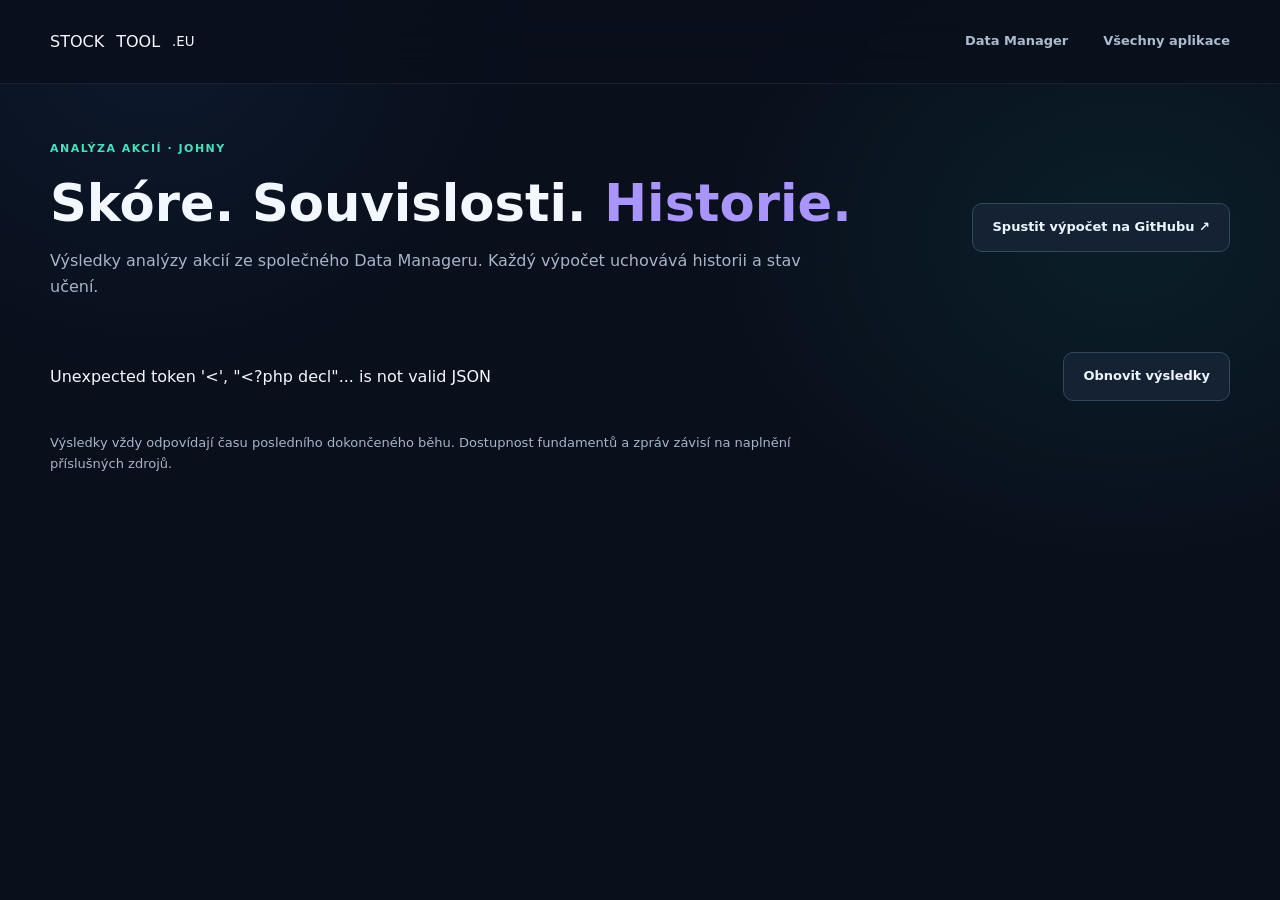
<file: site/johny/index.html>
<!doctype html>
<html lang="cs">
<head>
  <meta charset="utf-8">
  <meta name="viewport" content="width=device-width,initial-scale=1">
  <meta name="theme-color" content="#09111f">
  <title>JOHNY | StockTool</title>
  <link rel="icon" href="../assets/favicon.svg" type="image/svg+xml">
  <link rel="stylesheet" href="../assets/styles.css">
  <link rel="stylesheet" href="./styles.css">
  <script src="./app.js" defer></script>
</head>
<body>
  <a class="skip-link" href="#obsah">Přejít na výsledky</a>
  <header class="site-header"><div class="container nav-shell">
    <a class="logo" href="../">STOCK<span>TOOL</span><small>.EU</small></a>
    <nav class="main-nav" aria-label="Navigace"><a href="../data-manager/">Data Manager</a><a href="../">Všechny aplikace</a></nav>
  </div></header>
  <main class="container score-main" id="obsah">
    <div class="score-heading"><div><div class="eyebrow">ANALÝZA AKCIÍ · JOHNY</div>
      <h1>Skóre. Souvislosti. <span>Historie.</span></h1>
      <p>Výsledky analýzy akcií ze společného Data Manageru. Každý výpočet uchovává historii a stav učení.</p>
    </div><a class="button button-secondary" href="https://github.com/littleleg198602/STOCKTOOL/actions/workflows/johny-score.yml" target="_blank" rel="noopener noreferrer">Spustit výpočet na GitHubu ↗</a></div>
    <form class="score-panel" id="login-form" hidden>
      <label for="api-key">Přihlášení ke StockToolu</label>
      <p>Použij stejný přístupový klíč jako pro Data Manager. Přihlášení platí pro aplikace StockToolu.</p>
      <input id="api-key" type="password" autocomplete="off" required placeholder="Přístupový klíč">
      <button class="button button-primary" type="submit">Přihlásit se</button>
    </form>
    <div class="score-toolbar"><p id="status" role="status" aria-live="polite">Načítám výsledky…</p><button class="button button-secondary" id="reload" type="button">Obnovit výsledky</button></div>
    <section id="results" hidden>
      <div class="score-metrics" id="metrics"></div>
      <details class="score-panel" id="warnings" hidden><summary>Upozornění ke kvalitě dat</summary><ul id="warning-list"></ul></details>
      <div class="score-tabs" role="group" aria-label="Zobrazení výsledků">
        <button type="button" data-view="signals" aria-pressed="true">Signály</button>
        <button type="button" data-view="buy" aria-pressed="false">BUY analýza</button>
        <button type="button" data-view="articles" aria-pressed="false">Zprávy</button>
        <button type="button" data-view="learning" aria-pressed="false">Učení</button>
        <button type="button" data-view="history" aria-pressed="false">Historie běhů</button>
      </div>
      <div class="score-toolbar" id="filters"><label>Vyhledat akcii <input id="search" type="search" placeholder="Např. AAPL"></label>
        <label>Akce <select id="action"><option value="">Všechny</option><option>BUY</option><option>SELL</option><option>NO_TRADE</option></select></label>
        <button class="button button-secondary" type="button" id="export">Stáhnout CSV</button>
      </div>
      <p id="table-caption"></p>
      <div class="score-table"><table><caption class="sr-only">Výsledky zvolené analýzy</caption><thead id="table-head"></thead><tbody id="table-body"></tbody></table></div>
      <section class="score-panel" id="learning" hidden><h2>Stav učení</h2><p id="learning-status"></p><dl id="learning-values"></dl>
        <p>Model se použije až po splnění kontrol původního programu. Potřebuje dostatek historických pozorování, známých výsledků a ověřených cen upravených o splity a dividendy. Nově přijatý model se uplatní v následujícím výpočtu.</p>
      </section>
      <section class="score-panel" id="detail" hidden><h2 id="detail-title"></h2><p id="detail-summary"></p><dl id="detail-values"></dl><ul id="detail-reasons"></ul></section>
    </section>
    <p class="score-footnote">Výsledky vždy odpovídají času posledního dokončeného běhu. Dostupnost fundamentů a zpráv závisí na naplnění příslušných zdrojů.</p>
  </main>
</body>
</html>
</file>
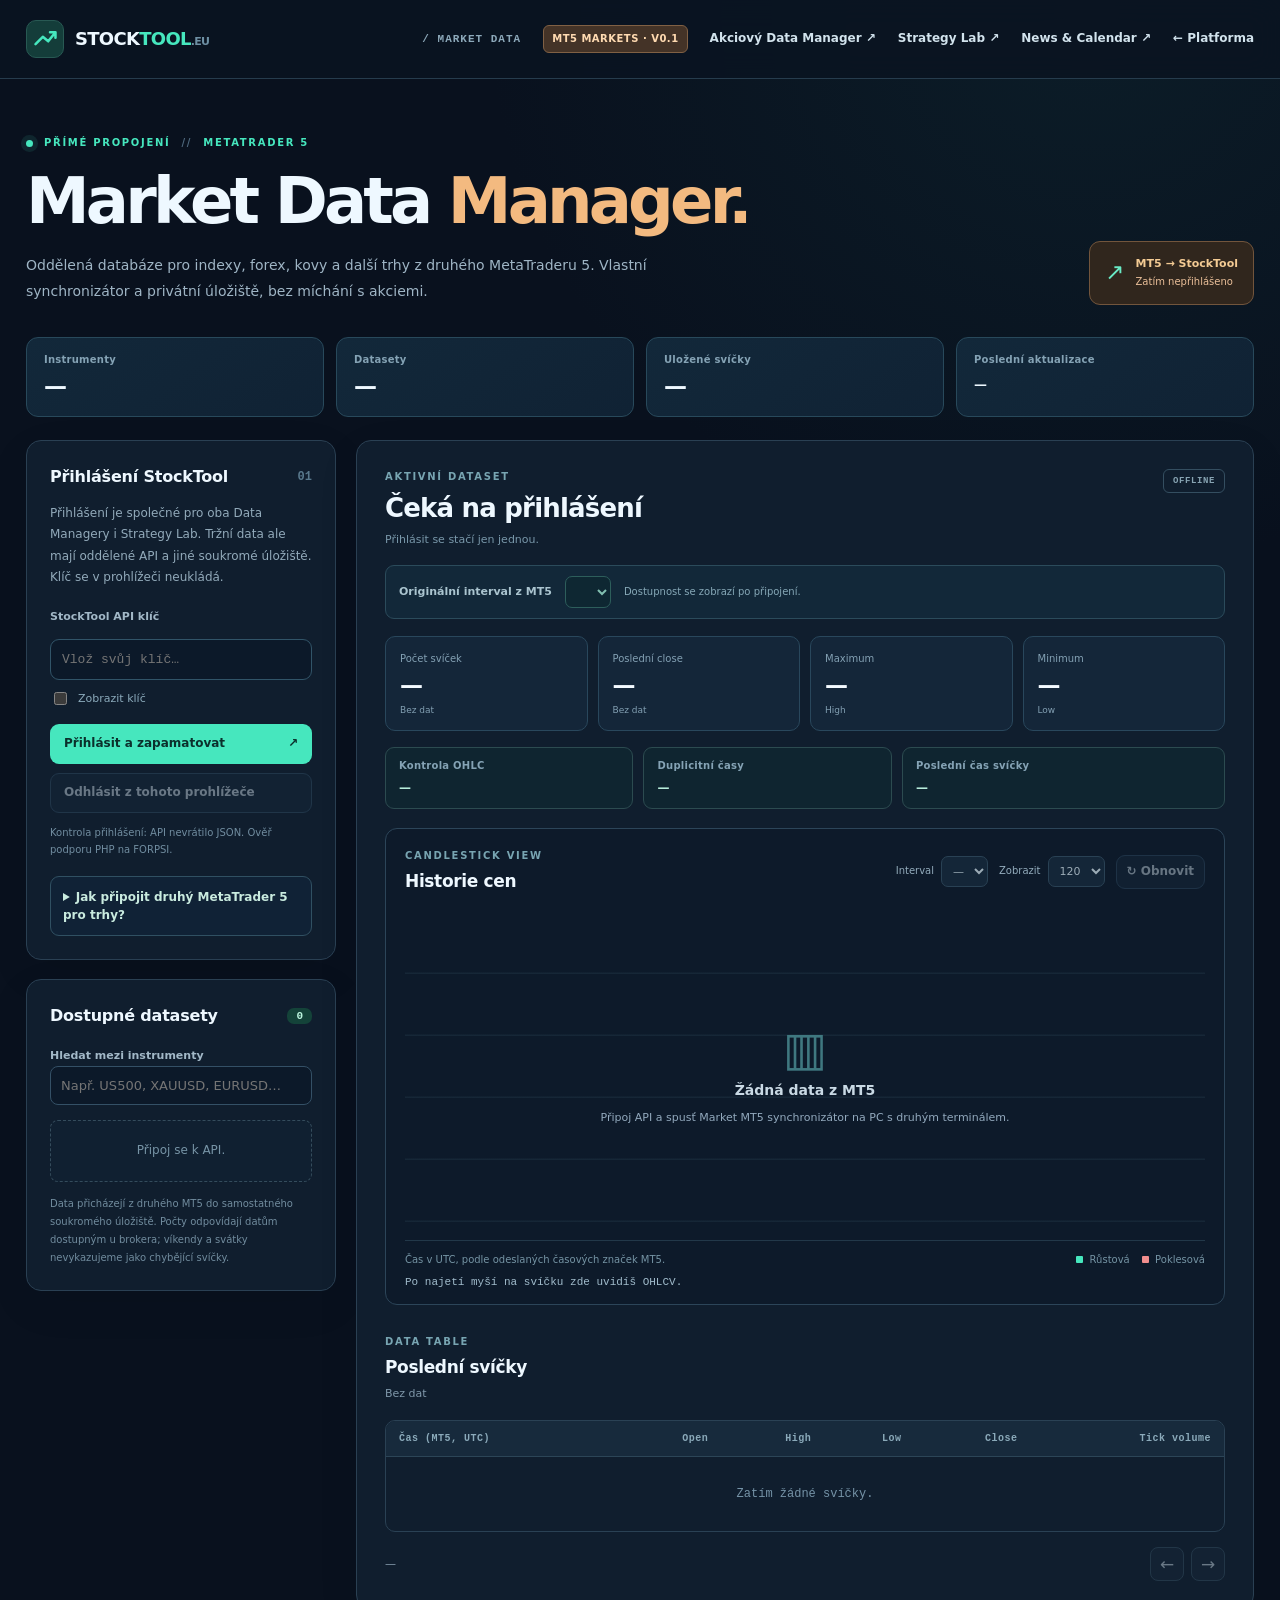
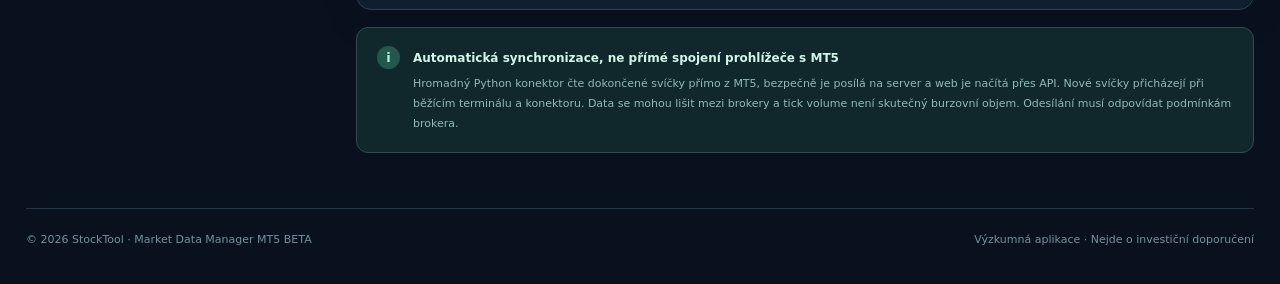
<file: site/market-data/index.html>
<!doctype html>
<html lang="cs">
<head>
<meta charset="utf-8"><meta name="viewport" content="width=device-width, initial-scale=1">
<meta name="theme-color" content="#0a1220">
<meta name="description" content="StockTool Market Data Manager – indexy, měny, kovy a komodity z odděleného MetaTraderu 5.">
<title>Market Data Manager – MT5 Markets | StockTool</title>
<link rel="icon" href="../assets/favicon.svg" type="image/svg+xml">
<link rel="stylesheet" href="./styles.css?v=market1"><script src="./app.js?v=market1" defer></script>
</head>
<body>
<a href="#main" class="skip-link">Přejít na aplikaci</a>
<header class="topbar"><div class="container topbar-inner">
  <a class="brand" href="../" aria-label="StockTool – hlavní stránka">
    <span class="brand-icon" aria-hidden="true"><svg viewBox="0 0 32 32" fill="none"><path d="m5 21 8-8 6 5 8-10M21 8h6v6" stroke="currentColor" stroke-width="2.8" stroke-linejoin="round" stroke-linecap="round"/></svg></span>
    <span>STOCK<span>TOOL</span><small>.EU</small></span>
  </a>
  <div class="topbar-right"><span class="topbar-title">/ MARKET DATA</span><span class="version-tag">MT5 MARKETS · V0.1</span><a class="back-link" href="../data-manager/">Akciový Data Manager ↗</a><a class="back-link" href="../strategy-lab/">Strategy Lab ↗</a><a class="back-link market-news-link" href="../market-intelligence/">News &amp; Calendar ↗</a><a class="back-link" href="../">← Platforma</a></div>
</div></header>
<main class="container" id="main">
  <div class="page-heading">
    <div><div class="eyebrow"><span class="status-dot"></span> PŘÍMÉ PROPOJENÍ <span class="eyebrow-divider">//</span> METATRADER 5</div>
      <h1>Market Data <span>Manager.</span></h1>
      <p>Oddělená databáze pro indexy, forex, kovy a další trhy z druhého MetaTraderu 5. Vlastní synchronizátor a privátní úložiště, bez míchání s akciemi.</p>
    </div>
    <div class="local-notice"><span class="notice-icon">↗</span><span><strong>MT5 → StockTool</strong><small id="connection-label">Zatím nepřipojeno</small></span></div>
  </div>
  <section class="coverage-bar" aria-label="Souhrn dat z MT5">
    <div class="coverage-stat"><span>Instrumenty</span><strong id="summary-symbols">—</strong></div>
    <div class="coverage-stat"><span>Datasety</span><strong id="summary-datasets">—</strong></div>
    <div class="coverage-stat"><span>Uložené svíčky</span><strong id="summary-bars">—</strong></div>
    <div class="coverage-stat coverage-update"><span>Poslední aktualizace</span><strong id="summary-updated">—</strong></div>
  </section>
  <div class="app-layout">
    <aside class="sidebar">
      <section class="panel import-panel" aria-labelledby="connection-title">
        <div class="panel-heading"><h2 id="connection-title">Přihlášení StockTool</h2><span class="panel-index">01</span></div>
        <p class="panel-helper">Přihlášení je společné pro oba Data Managery i Strategy Lab. Tržní data ale mají oddělené API a jiné soukromé úložiště. Klíč se v prohlížeči neukládá.</p>
        <div id="login-controls">
        <label class="field" for="access-key"><span>StockTool API klíč</span><input type="password" id="access-key" placeholder="Vlož svůj klíč…" autocomplete="off"></label>
        <label class="show-key"><input type="checkbox" id="show-key"> Zobrazit klíč</label>
        <button id="connect-button" class="btn btn-primary btn-block" type="button">Přihlásit a zapamatovat <span>↗</span></button>
        </div>
        <button id="disconnect-button" class="btn btn-outline btn-block" type="button" disabled>Odhlásit z tohoto prohlížeče</button>
        <p class="micro-copy" id="api-status">Ověření webového API ještě neproběhlo.</p>
        <details class="export-help">
          <summary>Jak připojit druhý MetaTrader 5 pro trhy?</summary>
          <p>1. Na FORPSI vytvoř neveřejný soubor <code>/stocktool.eu/stocktool-private/config.php</code> s API klíčem (viz návod na GitHubu).</p>
          <p>2. Otevři druhý MT5 (s indexy, forexem nebo kovy) a spusť <a href="https://github.com/littleleg198602/STOCKTOOL/blob/main/scripts/StockTool-MT5-MARKET-TEST.bat" target="_blank" rel="noopener noreferrer">StockTool-MT5-MARKET-TEST.bat</a>. Při prvním spuštění vyber přesnou cestu k jeho terminal64.exe.</p>
          <p>3. Použije se stejný Windows DPAPI klíč. Pro indexy máme samostatný průběh synchronizace a samostatný serverový adresář.</p>
          <p>4. Po úspěšném testu spusť StockTool-MT5-MARKET-START.bat. Automatický výběr používá složky indexů, forexu a kovů v druhém MT5; pokud je broker pojmenoval neobvykle, použij vlastní seznam symbolů.</p>
          <p>5. Strategy Lab načítá výhradně tyto tržní datasety; BUY a SHORT Scanner dál používají původní akciový Data Manager.</p>
        </details>
      </section>
      <section class="panel datasets-panel" aria-labelledby="sets-title">
        <div class="panel-heading"><h2 id="sets-title">Dostupné datasety</h2><span class="count-pill" id="set-count">0</span></div>
        <label class="field dataset-search-label" for="dataset-filter"><span>Hledat mezi instrumenty</span><input id="dataset-filter" type="search" placeholder="Např. US500, XAUUSD, EURUSD…" autocomplete="off"></label><div id="datasets-list" class="datasets-list" aria-live="polite"><div class="empty-small">Připoj se k API.</div></div>
        <p class="datasets-note">Data přicházejí z druhého MT5 do samostatného soukromého úložiště. Počty odpovídají datům dostupným u brokera; víkendy a svátky nevykazujeme jako chybějící svíčky.</p>
      </section>
    </aside>
    <div class="workarea">
      <section class="panel viewer-panel" aria-labelledby="dataset-heading">
        <div class="viewer-head"><div><div class="eyebrow subdued">AKTIVNÍ DATASET</div><h2 id="dataset-heading">Čeká na připojení</h2><p id="dataset-meta">Zadej přístupový klíč.</p></div><span class="source-tag" id="dataset-source">OFFLINE</span></div>
        <div class="dataset-timeframe-row"><label for="source-timeframe">Originální interval z MT5</label><select id="source-timeframe" disabled><option>—</option></select><span id="available-frames">Dostupnost se zobrazí po připojení.</span></div>
        <div class="stat-grid">
          <div class="stat"><span>Počet svíček</span><strong id="stat-count">—</strong><small id="stat-timeframe">Bez dat</small></div>
          <div class="stat"><span>Poslední close</span><strong id="stat-close">—</strong><small id="stat-date">Bez dat</small></div>
          <div class="stat"><span>Maximum</span><strong id="stat-high">—</strong><small>High</small></div>
          <div class="stat"><span>Minimum</span><strong id="stat-low">—</strong><small>Low</small></div>
        </div>
        <div class="data-quality" aria-live="polite">
          <div><span>Kontrola OHLC</span><strong id="quality-ohlc">—</strong></div>
          <div><span>Duplicitní časy</span><strong id="quality-duplicates">—</strong></div>
          <div><span>Poslední čas svíčky</span><strong id="quality-last">—</strong></div>
        </div>
        <div class="chart-panel">
          <div class="chart-title-row"><div><span class="eyebrow subdued">CANDLESTICK VIEW</span><h3>Historie cen</h3></div>
            <div class="chart-controls">
              <label>Interval <select id="view-timeframe" disabled><option>—</option></select></label>
              <label>Zobrazit <select id="range" disabled><option value="60">60</option><option value="120" selected>120</option><option value="240">240</option></select></label>
              <button id="refresh-button" class="btn btn-outline" type="button" disabled>↻ Obnovit</button>
            </div>
          </div>
          <div class="chart-wrapper" id="chart-wrapper"><canvas id="chart" height="328" role="img" aria-label="Svíčkový graf aktuálního datasetu"></canvas>
          <div class="chart-empty" id="chart-empty"><span>▥</span><strong>Žádná data z MT5</strong><small>Připoj API a spusť Market MT5 synchronizátor na PC s druhým terminálem.</small></div></div>
          <div class="chart-bottom"><span id="chart-caption">Čas v UTC, podle odeslaných časových značek MT5.</span><span class="legend"><i class="up"></i> Růstová <i class="down"></i> Poklesová</span></div>
          <div class="hover-details" id="hover-details">Po najetí myší na svíčku zde uvidíš OHLCV.</div>
        </div>
        <div class="table-toolbar"><div><div class="eyebrow subdued">DATA TABLE</div><h3>Poslední svíčky</h3><span class="table-meta" id="table-meta">Čeká na data</span></div></div>
        <div class="table-scroll"><table><thead><tr><th>Čas (MT5, UTC)</th><th>Open</th><th>High</th><th>Low</th><th>Close</th><th>Tick volume</th></tr></thead><tbody id="data-rows"><tr><td colspan="6" class="table-empty">Zatím žádné svíčky.</td></tr></tbody></table></div>
        <div class="pagination"><span id="page-text">—</span><div><button class="page-btn" id="prev-page" type="button" disabled>←</button><button class="page-btn" id="next-page" type="button" disabled>→</button></div></div>
      </section>
      <div class="about-panel"><span class="about-icon">i</span><div><strong>Automatická synchronizace, ne přímé spojení prohlížeče s MT5</strong><p>Hromadný Python konektor čte dokončené svíčky přímo z MT5, bezpečně je posílá na server a web je načítá přes API. Nové svíčky přicházejí při běžícím terminálu a konektoru. Data se mohou lišit mezi brokery a tick volume není skutečný burzovní objem. Odesílání musí odpovídat podmínkám brokera.</p></div></div>
    </div>
  </div>
</main>
<footer class="container footer"><span>© <span id="year">2026</span> StockTool · Market Data Manager MT5 BETA</span><span>Výzkumná aplikace · Nejde o investiční doporučení</span></footer>
<div class="toast" id="toast" role="status" aria-live="polite"></div>
</body></html>
</file>
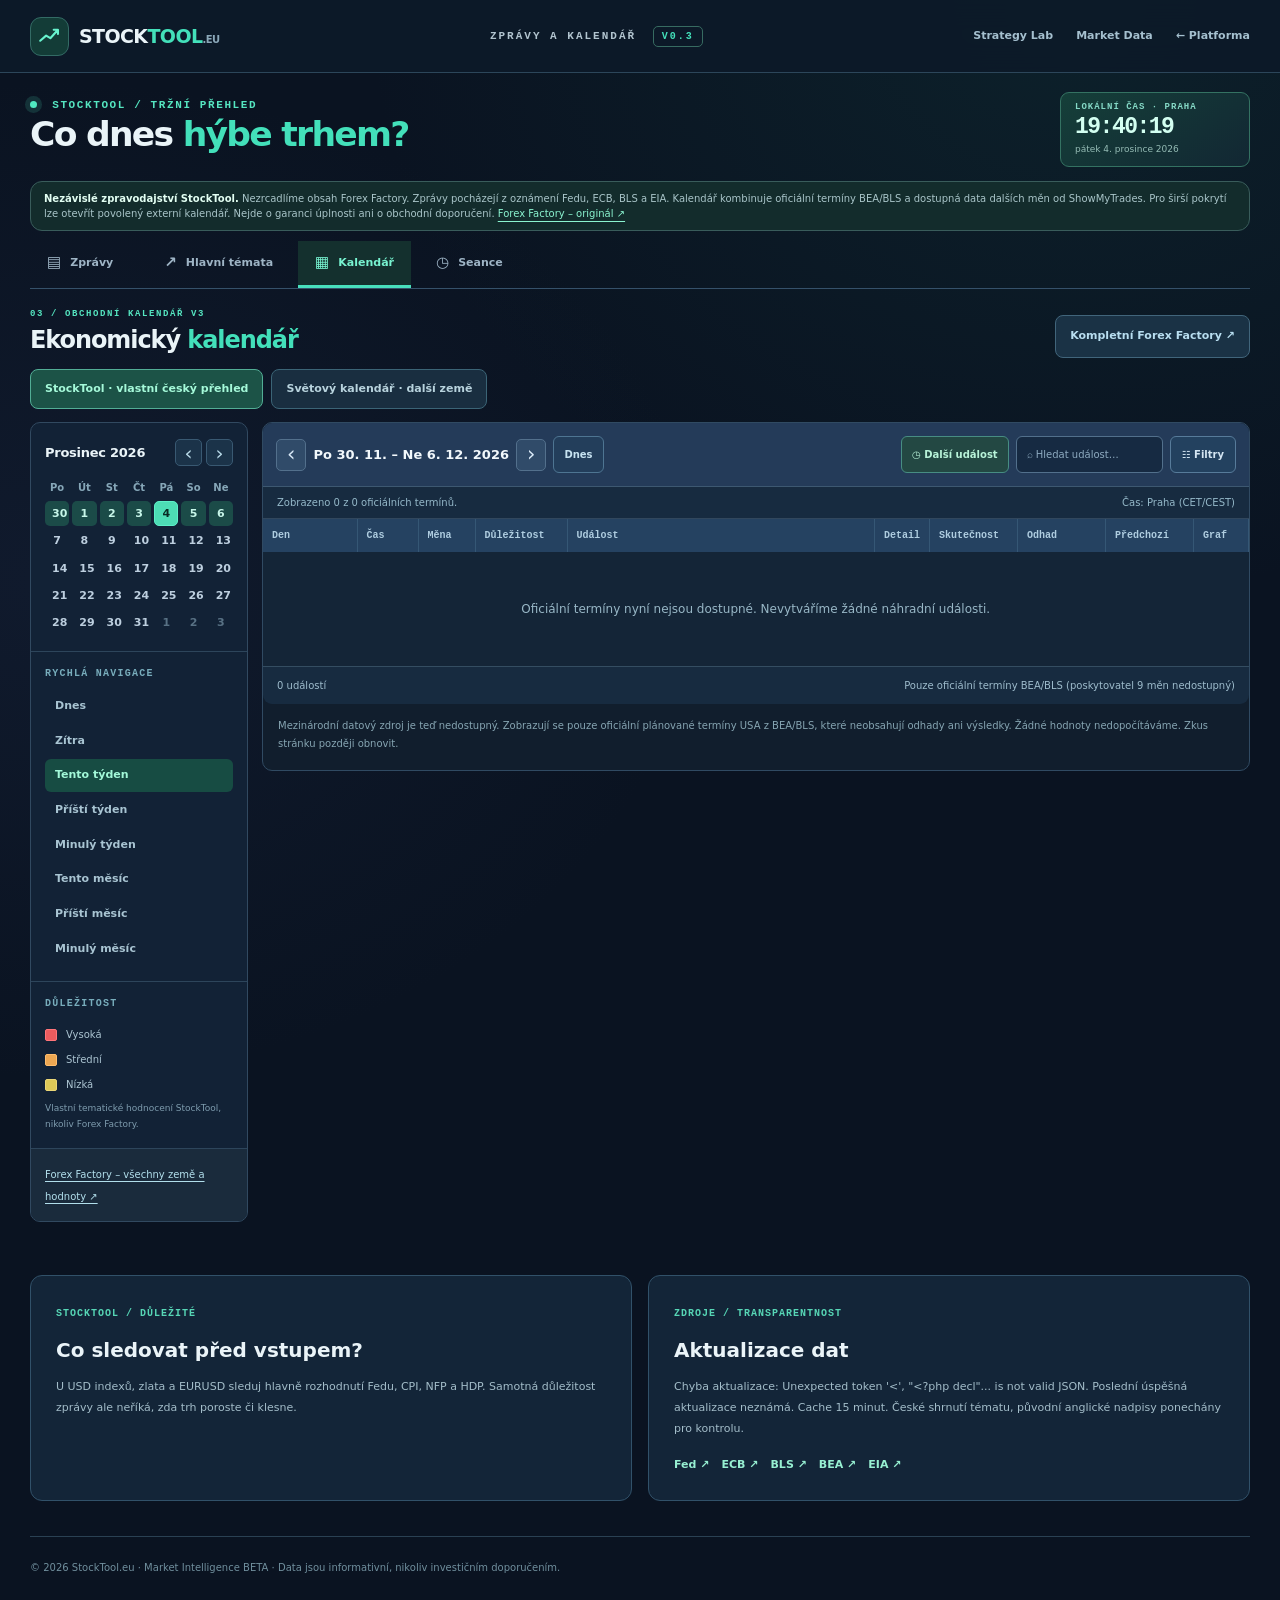
<file: site/market-intelligence/index.html>
<!doctype html>
<html lang="cs">
<head>
<meta charset="utf-8">
<meta name="viewport" content="width=device-width,initial-scale=1">
<meta name="theme-color" content="#0b1423">
<meta name="description" content="StockTool: české tržní zprávy, hlavní makro témata, ekonomický kalendář pro hlavní měny a obchodní seance v českém čase.">
<title>Zprávy a ekonomický kalendář | StockTool.eu</title>
<link rel="icon" type="image/svg+xml" href="../assets/favicon.svg">
<link rel="stylesheet" href="./styles.css?v=cz3">
<script defer src="./app.js?v=cz3"></script>
<script defer src="./calendar-core.js?v=cz3"></script>
<script defer src="./calendar-v2.js?v=cz3"></script>
</head>
<body class="calendar-focused">
<a class="skip-link" href="#main">Přejít na obsah</a>
<header class="topbar">
  <a href="../" class="brand"><span class="brand-mark"><svg viewBox="0 0 32 32" fill="none"><path d="M5 21L12 15L17 18L26 8M21 8h5v5" stroke="currentColor" stroke-width="2.5" stroke-linecap="round" stroke-linejoin="round"/></svg></span><span>STOCK<b>TOOL</b><small>.EU</small></span></a>
  <div class="top-label">ZPRÁVY A KALENDÁŘ <span>V0.3</span></div>
  <nav class="top-links"><a href="../strategy-lab/">Strategy Lab</a><a href="../market-data/">Market Data</a><a href="../">← Platforma</a></nav>
</header>
<main id="main" class="wrap">
  <section class="hero">
    <div><div class="eyebrow"><span class="live-pulse"></span> STOCKTOOL / TRŽNÍ PŘEHLED</div>
      <h1>Co dnes <em>hýbe trhem?</em></h1>
      <p>Zprávy, horká témata, ekonomický kalendář a obchodní seance na jednom místě. Srozumitelný český kontext pro indexy, měny, zlato a stříbro.</p>
    </div>
    <div class="hero-clock"><span>LOKÁLNÍ ČAS · PRAHA</span><strong id="prague-clock">--:--:--</strong><small id="prague-date">Načítám čas…</small></div>
  </section>
  <section class="disclaimer"><strong>Nezávislé zpravodajství StockTool.</strong> Nezrcadlíme obsah Forex Factory. Zprávy pocházejí z oznámení Fedu, ECB, BLS a EIA. Kalendář kombinuje oficiální termíny BEA/BLS a dostupná data dalších měn od ShowMyTrades. Pro širší pokrytí lze otevřít povolený externí kalendář. Nejde o garanci úplnosti ani o obchodní doporučení. <a href="https://www.forexfactory.com/" target="_blank" rel="noopener noreferrer">Forex Factory – originál ↗</a></section>
  <section class="overview">
    <div class="metric"><span>Poslední zprávy</span><strong id="n-news">—</strong><small>Oficiální zdroje</small></div>
    <div class="metric"><span>Hot Stories</span><strong id="n-hot">—</strong><small>Náš tematický výběr</small></div>
    <div class="metric"><span>Události v kalendáři</span><strong id="n-calendar">—</strong><small>BEA / BLS, příštích 60 dní</small></div>
    <div class="metric"><span>Aktivní FX seance</span><strong id="n-sessions">—</strong><small id="sessions-summary">Orientace podle času</small></div>
  </section>

  <div class="tabnav" role="tablist" aria-label="Market Intelligence">
    <button type="button" role="tab" class="tab" id="tab-news" data-tab="news" aria-selected="false" aria-controls="panel-news"><span class="tab-icon">▤</span> Zprávy <span id="news-counter"></span></button>
    <button type="button" role="tab" class="tab" id="tab-hot" data-tab="hot" aria-selected="false" aria-controls="panel-hot"><span class="tab-icon">↗</span> Hlavní témata</button>
    <button type="button" role="tab" class="tab active" id="tab-calendar" data-tab="calendar" aria-selected="true" aria-controls="panel-calendar"><span class="tab-icon">▦</span> Kalendář</button>
    <button type="button" role="tab" class="tab" id="tab-sessions" data-tab="sessions" aria-selected="false" aria-controls="panel-sessions"><span class="tab-icon">◷</span> Seance</button>
  </div>

  <section role="tabpanel" id="panel-news" class="tab-panel" aria-labelledby="tab-news" hidden>
    <div class="section-heading"><div><span class="section-code">01 / ZPRÁVY Z OFICIÁLNÍCH ZDROJŮ</span><h2>Tržní <span>zprávy</span></h2><p>Časově seřazené zprávy přímo od centrálních bank a ekonomických institucí. U každé zprávy najdeš české vysvětlení tématu.</p></div><a class="external" href="https://www.forexfactory.com/news" target="_blank" rel="noopener noreferrer">Forex Factory News ↗</a></div>
    <div class="toolbar">
      <label class="field">Téma <select id="news-topic"><option value="all">Všechna témata</option><option value="rates">Úrokové sazby / banky</option><option value="inflation">Inflace</option><option value="jobs">Trh práce</option><option value="growth">Ekonomika a růst</option><option value="energy">Energie a kovy</option></select></label>
      <label class="field">Zdroj <select id="news-source"><option value="all">Všechny zdroje</option><option value="Fed">Fed</option><option value="ECB">ECB</option><option value="BLS">BLS</option><option value="EIA">EIA – energie</option></select></label>
      <label class="field search-field">Hledat <input id="news-search" type="search" autocomplete="off" placeholder="Inflace, sazby, Fed…"></label>
      <button id="refresh-data" type="button" class="secondary">↻ Obnovit</button>
    </div>
    <div class="list" id="news-list"><div class="empty">Načítám zprávy z oficiálních zdrojů…</div></div>
    <div class="underlist"><span id="news-foot">Časy jsou zobrazovány pro Evropu/Prahu.</span><span>Zdrojové články se otevřou mimo StockTool.</span></div>
  </section>

  <section role="tabpanel" id="panel-hot" class="tab-panel" aria-labelledby="tab-hot" hidden>
    <div class="section-heading"><div><span class="section-code">02 / CO OVLIVŇUJE TRHY</span><h2>Hlavní <span>témata</span></h2><p>Čerstvé oficiální zprávy o sazbách, inflaci, zaměstnanosti a ekonomice – seřazené podle tematické důležitosti a stáří.</p></div><a class="external" href="https://www.forexfactory.com/news" target="_blank" rel="noopener noreferrer">Forex Factory Hot Stories ↗</a></div>
    <div class="feature-note"><strong>Jak vybíráme?</strong> Hodnotíme pouze známá makrotémata a aktuálnost publikace, ne počet čtenářů, komentářů ani skutečný dopad na cenu. Nejde o žebříček Forex Factory.</div>
    <div class="hot-grid" id="hot-list"><div class="empty">Načítám výběr…</div></div>
  </section>

  <section role="tabpanel" id="panel-calendar" class="tab-panel calendar-v2-panel active" aria-labelledby="tab-calendar">
    <div class="section-heading calendar-heading">
      <div><span class="section-code">03 / OBCHODNÍ KALENDÁŘ V3</span><h2>Ekonomický <span>kalendář</span></h2>
      <p>Kompaktní týdenní kalendář se skutečnými časy zveřejnění. České názvy událostí, přímé zdroje a podrobnosti na jedno kliknutí.</p></div>
      <a class="external" href="https://www.forexfactory.com/calendar" target="_blank" rel="noopener noreferrer">Kompletní Forex Factory ↗</a>
    </div>
    <div class="cal-mode-switch" aria-label="Zdroj ekonomického kalendáře">
      <button id="cal-mode-local" type="button" class="active" aria-pressed="true">StockTool · vlastní český přehled</button>
      <button id="cal-mode-world" type="button" aria-pressed="false">Světový kalendář · další země</button>
    </div>
    <div id="cal-native-view">
    <div class="cal-shell">
      <aside class="cal-sidebar" aria-label="Navigace kalendáře">
        <div class="cal-side-section">
          <div class="cal-side-head"><strong id="cal-month-title">Listopad 2026</strong><div class="cal-month-arrows">
            <button id="cal-month-prev" class="cal-icon-btn" type="button" aria-label="Předchozí měsíc">‹</button>
            <button id="cal-month-next" class="cal-icon-btn" type="button" aria-label="Následující měsíc">›</button>
          </div></div>
          <div class="cal-weekdays" aria-hidden="true"><span>Po</span><span>Út</span><span>St</span><span>Čt</span><span>Pá</span><span>So</span><span>Ne</span></div>
          <div id="cal-month-grid" class="cal-month-grid" role="group" aria-label="Vyber datum"></div>
        </div>
        <div class="cal-side-section cal-quick">
          <div class="cal-side-label">RYCHLÁ NAVIGACE</div>
          <button type="button" data-cal-preset="today">Dnes</button>
          <button type="button" data-cal-preset="tomorrow">Zítra</button>
          <button type="button" data-cal-preset="week" class="active">Tento týden</button>
          <button type="button" data-cal-preset="next-week">Příští týden</button>
          <button type="button" data-cal-preset="last-week">Minulý týden</button>
          <button type="button" data-cal-preset="month">Tento měsíc</button>
          <button type="button" data-cal-preset="next-month">Příští měsíc</button>
          <button type="button" data-cal-preset="last-month">Minulý měsíc</button>
        </div>
        <div class="cal-side-section cal-side-legend">
          <div class="cal-side-label">DŮLEŽITOST</div>
          <span><i class="cal-impact high"></i> Vysoká</span>
          <span><i class="cal-impact medium"></i> Střední</span>
          <span><i class="cal-impact low"></i> Nízká</span>
          <small>Vlastní tematické hodnocení StockTool, nikoliv Forex Factory.</small>
        </div>
        <div class="cal-side-external"><a href="https://www.forexfactory.com/calendar" target="_blank" rel="noopener noreferrer">Forex Factory – všechny země a hodnoty ↗</a></div>
      </aside>

      <div class="cal-main">
        <div class="cal-topbar">
          <div class="cal-week-control">
            <button id="cal-prev-week" class="cal-arrow" type="button" aria-label="Předchozí období">‹</button>
            <strong id="cal-period-title">Tento týden</strong>
            <button id="cal-next-week" class="cal-arrow" type="button" aria-label="Následující období">›</button>
            <button id="cal-today" type="button" class="cal-today">Dnes</button>
          </div>
          <div class="cal-top-actions">
            <button id="cal-up-next" type="button" class="cal-top-action">◷ Další událost</button>
            <label class="cal-search-label"><span class="sr-only">Hledat události</span><input id="cal-search" type="search" autocomplete="off" placeholder="⌕ Hledat událost…"></label>
            <details id="cal-filter-panel" class="cal-filter-panel"><summary>☷ Filtry</summary>
              <div class="cal-filters">
                <label>Měna <select id="cal-currency"><option value="all">Všechny dostupné</option></select></label>
                <label>Důležitost <select id="cal-impact"><option value="all">Všechny</option><option value="high">Pouze vysoká</option><option value="medium">Střední + vysoká</option><option value="low">Pouze nízká</option></select></label>
                <label>Kategorie <select id="cal-category"><option value="all">Všechna témata</option><option value="inflation">Inflace</option><option value="jobs">Zaměstnanost</option><option value="rates">Sazby a banky</option><option value="growth">HDP a růst</option><option value="industry">Průmysl</option><option value="trade">Zahraniční obchod</option><option value="other">Ostatní</option></select></label>
                <label>Zdroj <select id="cal-source"><option value="all">Všechny dostupné</option></select></label>
                <label>Časová zóna <select id="cal-tz"><option value="prague">Praha · CET/CEST</option><option value="utc">UTC</option><option value="broker">MT5 · vlastní UTC posun</option></select></label>
                <label id="cal-broker-offset-label" hidden>Posun času MT5 vůči UTC
                  <select id="cal-broker-offset"><option value="-5">UTC −5</option><option value="-4">UTC −4</option><option value="-3">UTC −3</option><option value="-2">UTC −2</option><option value="-1">UTC −1</option><option value="0">UTC ±0</option><option value="1">UTC +1</option><option value="2" selected>UTC +2</option><option value="3">UTC +3</option><option value="4">UTC +4</option><option value="5">UTC +5</option><option value="6">UTC +6</option><option value="7">UTC +7</option><option value="8">UTC +8</option><option value="9">UTC +9</option><option value="10">UTC +10</option><option value="11">UTC +11</option><option value="12">UTC +12</option></select>
                </label>
                <label class="cal-check"><input id="cal-only-upcoming" type="checkbox"> Jen nadcházející</label>
                <label>Režim <select id="cal-view"><option value="compact">Kompaktní tabulka</option><option value="insight">Podrobný pohled</option></select></label>
                <button id="cal-reset-filters" type="button" class="cal-reset">Vymazat filtry</button>
              </div>
            </details>
          </div>
        </div>
        <div class="cal-meta-strip">
          <span id="cal-view-status">Načítám ověřené ekonomické události…</span>
          <span id="cal-zone-status">Čas Praha · CET/CEST</span>
        </div>
        <div class="cal-table-scroll" id="cal-table-scroll">
          <table class="cal-table" aria-label="Kompaktní ekonomický kalendář">
            <thead><tr>
              <th class="cal-col-date">Den</th><th class="cal-col-time">Čas</th>
              <th class="cal-col-currency">Měna</th><th class="cal-col-impact">Důležitost</th>
              <th class="cal-col-event">Událost</th><th class="cal-col-detail">Detail</th>
              <th class="cal-col-number">Skutečnost</th><th class="cal-col-number">Odhad</th>
              <th class="cal-col-number">Předchozí</th><th class="cal-col-graph">Graf</th>
            </tr></thead>
            <tbody id="cal-v2-body"><tr><td colspan="10" class="cal-table-empty">Načítám oficiální ekonomický kalendář…</td></tr></tbody>
          </table>
        </div>
        <div class="cal-bottom"><span id="cal-result-count">—</span><span id="cal-source-scope">Načítám rozsah datového zdroje…</span></div>
        <p class="cal-data-note" id="cal-data-note">U blízkých událostí devíti hlavních měn zobrazujeme dostupné výsledky a odhady z partnerského veřejného kalendáře. Delší historii USA doplňují oficiální termíny BEA/BLS. „—“ znamená, že zdroj hodnotu neposkytl, nikoliv nulu. Výsledky ani grafy nevymýšlíme.</p>
        <p class="cal-credit" id="cal-provider-credit" hidden></p>
      </div>
    </div>
    </div>
    <div id="cal-world-view" class="cal-world-view" hidden>
      <div class="cal-world-intro"><strong>Světový ekonomický kalendář</strong>
        <p>Rozšířené země, ekonomické výsledky a odhady z externího bezplatného widgetu. Vzhled a překlad jeho obsahu řídí poskytovatel; využívá jazyk návštěvníka.</p>
      </div>
      <div class="traderwaves-widget" data-widget="economic-calendar">
        Economic calendar by <a href="https://traderwaves.com/?utm_source=widget&utm_medium=embed&utm_campaign=economic-calendar" rel="noopener" target="_blank">TraderWaves</a>
      </div>
      <p id="cal-global-error" class="cal-world-error" role="status"></p>
      <p class="cal-world-disclaimer">Externí widget načítá data přímo od TraderWaves. StockTool zde nepřebírá ani neupravuje jeho hodnoty. Pokud jej prohlížeč blokuje, otevři <a href="https://traderwaves.com/business/widgets/economic-calendar" target="_blank" rel="noopener noreferrer">původní kalendář ↗</a>.</p>
    </div>
  </section>

  <section role="tabpanel" id="panel-sessions" class="tab-panel" aria-labelledby="tab-sessions" hidden>
    <div class="section-heading"><div><span class="section-code">04 / SVĚTOVÁ FINANČNÍ CENTRA</span><h2>Obchodní <span>seance</span></h2><p>Sydney, Tokio, Londýn a New York. Časy se přepočítávají podle místního letního a zimního času jednotlivých měst.</p></div><a class="external" href="https://www.forexfactory.com/" target="_blank" rel="noopener noreferrer">Forex Factory Sessions ↗</a></div>
    <div class="session-toolbar"><span id="session-time-label">Aktuální čas: —</span><span class="legend"><i></i> Probíhající hlavní seance</span></div>
    <div class="session-timeline" id="sessions-timeline"></div>
    <div class="session-grid" id="sessions-cards"></div>
    <div class="sessions-note"><strong>Jak číst sessions:</strong> Používáme orientační pravidelné časy hlavních FX center v jejich místní zóně (Sydney 9–18, Tokio 9–18, Londýn 8–17, New York 8–17). Forex nemá jednotnou oficiální burzu; svátky, brokerův obchodní režim a nedělní otevření se mohou lišit. U indexů nebo komodit ověř samostatně přesné obchodní hodiny svého brokera.</div>
  </section>

  <section class="below-panels">
    <div class="info-card"><span>STOCKTOOL / DŮLEŽITÉ</span><h3>Co sledovat před vstupem?</h3><p>U USD indexů, zlata a EURUSD sleduj hlavně rozhodnutí Fedu, CPI, NFP a HDP. Samotná důležitost zprávy ale neříká, zda trh poroste či klesne.</p></div>
    <div class="info-card"><span>ZDROJE / TRANSPARENTNOST</span><h3 id="source-status">Aktualizace dat</h3><p id="source-detail">Zprávy a kalendář se načítají z oficiálních zdrojů s mezipamětí na 15 minut. Pokud poskytovatel neodpovídá, zobrazíme upozornění místo vymyšlených dat.</p><div class="source-links"><a href="https://www.federalreserve.gov/feeds/feeds.htm" target="_blank" rel="noopener noreferrer">Fed ↗</a><a href="https://www.ecb.europa.eu/home/html/rss.en.html" target="_blank" rel="noopener noreferrer">ECB ↗</a><a href="https://www.bls.gov/schedule/news_release/" target="_blank" rel="noopener noreferrer">BLS ↗</a><a href="https://www.bea.gov/news/schedule" target="_blank" rel="noopener noreferrer">BEA ↗</a><a href="https://www.eia.gov/tools/rssfeeds/" target="_blank" rel="noopener noreferrer">EIA ↗</a></div></div>
  </section>
  <footer>© <span id="year">2026</span> StockTool.eu · Market Intelligence BETA · Data jsou informativní, nikoliv investičním doporučením.</footer>
</main>
</body>
</html>
</file>
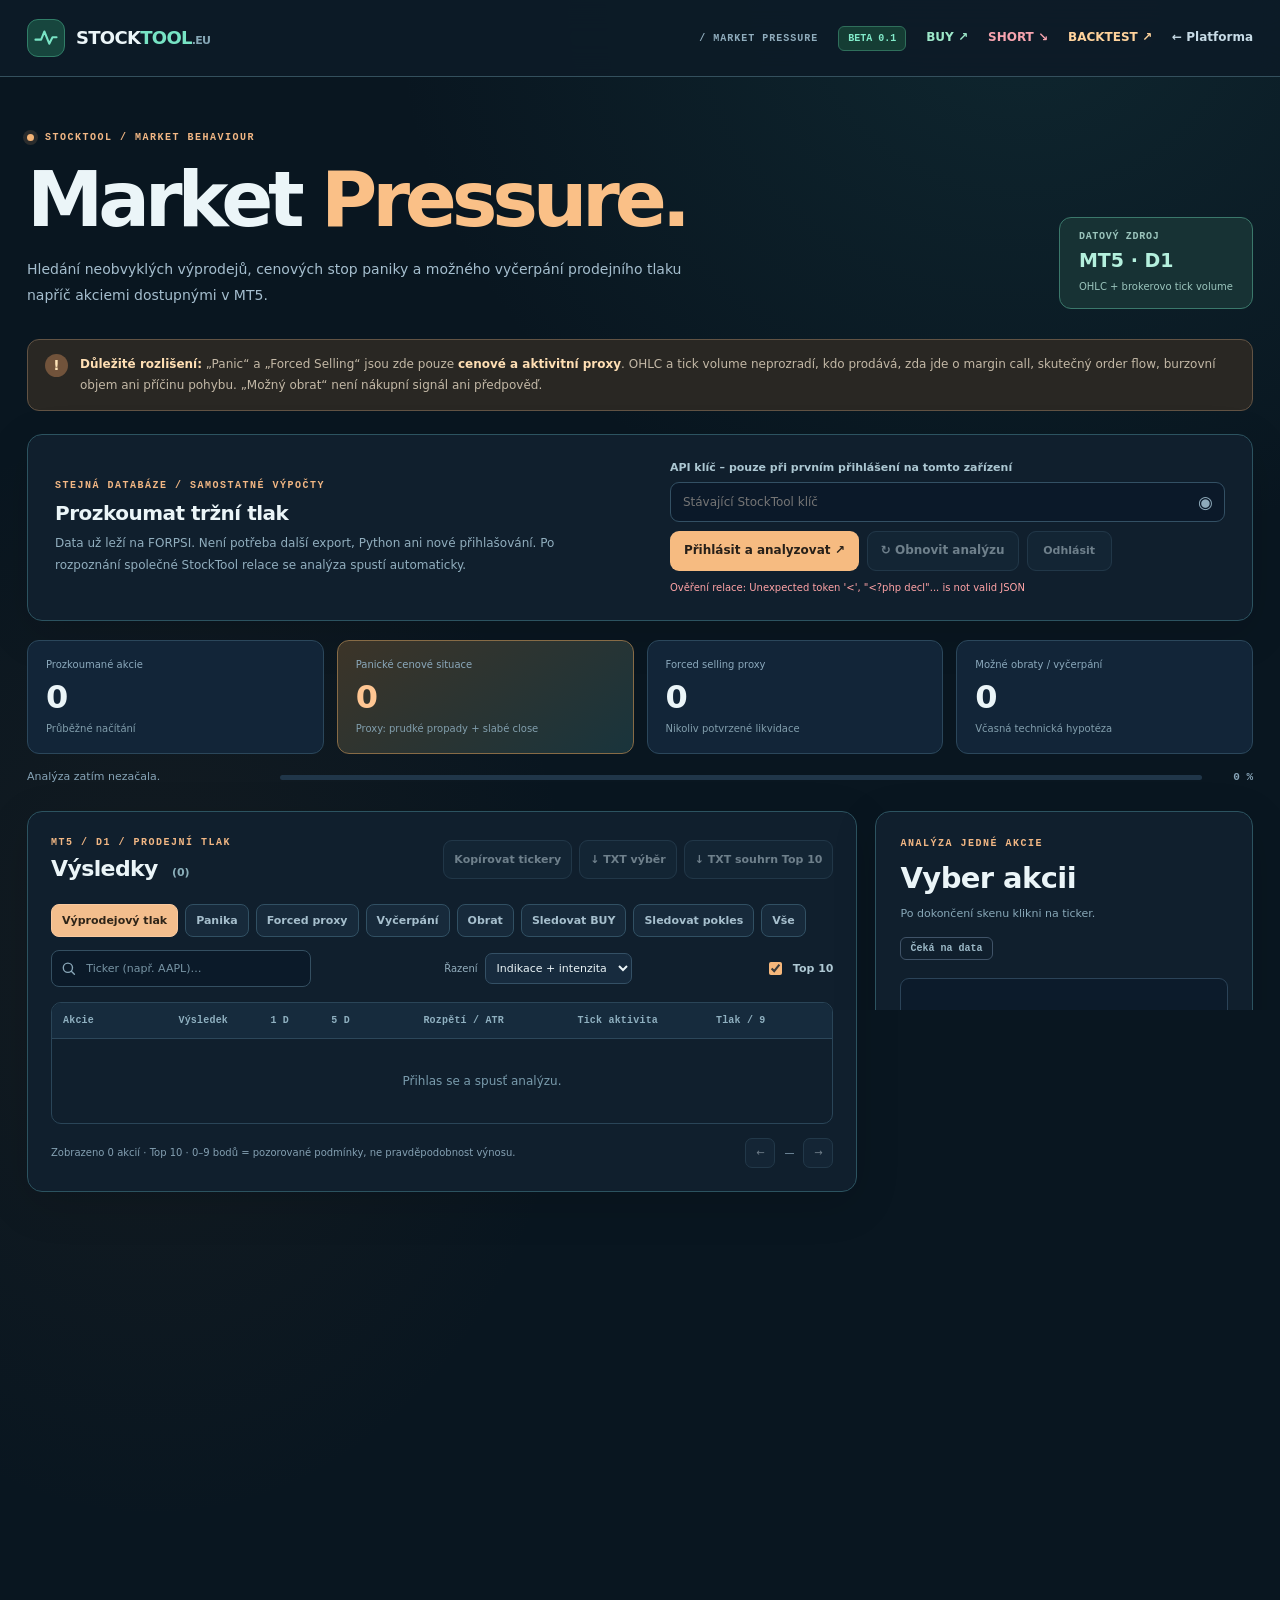
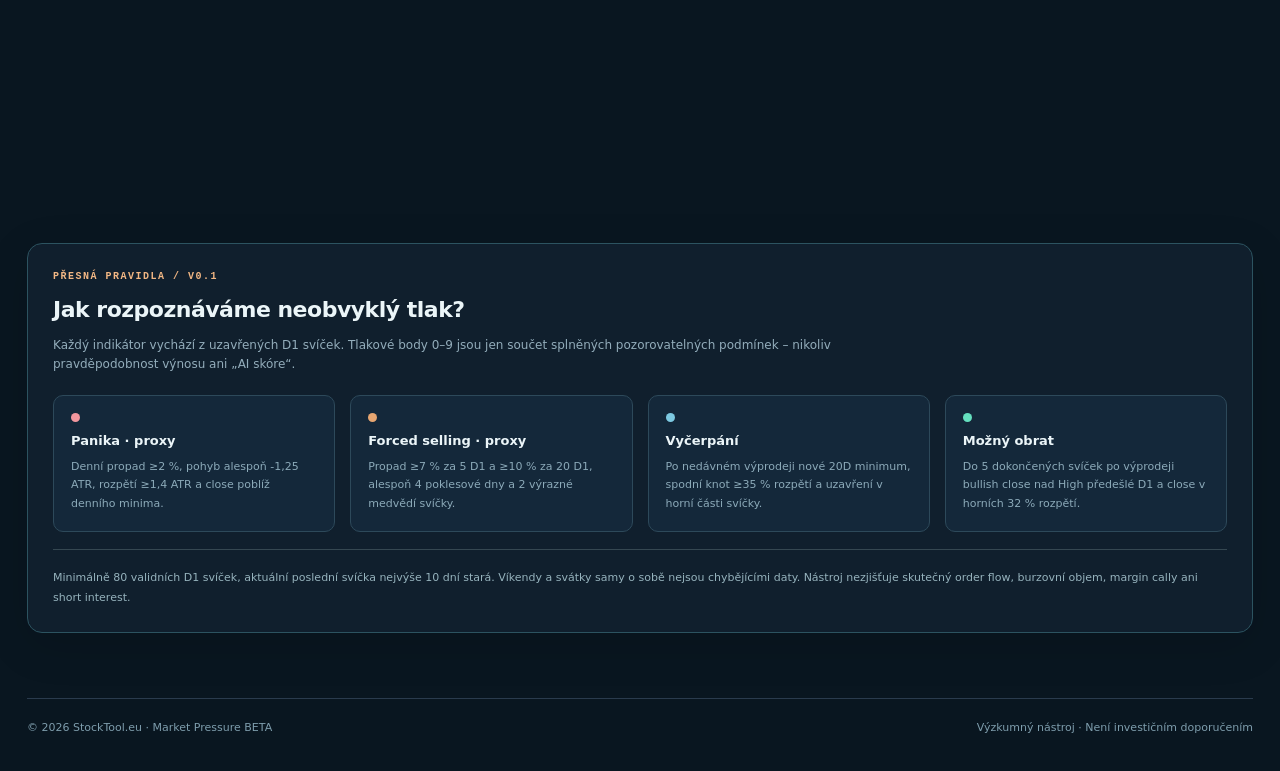
<file: site/market-pressure/index.html>
<!doctype html>
<html lang="cs">
<head>
  <meta charset="utf-8">
  <meta name="viewport" content="width=device-width,initial-scale=1">
  <meta name="theme-color" content="#0a1720">
  <meta name="description" content="StockTool Market Pressure Scanner – cenové indikace paniky, možného nuceného prodeje, vyčerpání a obratu z MT5.">
  <title>Market Pressure Scanner | StockTool</title>
  <link rel="icon" type="image/svg+xml" href="../assets/favicon.svg">
  <link rel="stylesheet" href="./styles.css?v=mp1">
  <script defer src="./app.js?v=mp1"></script>
</head>
<body>
  <a class="skip-link" href="#scanner">Přejít na Market Pressure Scanner</a>
  <header class="header">
    <div class="wrap header-inner">
      <a class="brand" href="../" aria-label="StockTool – hlavní stránka">
        <span class="brand-icon" aria-hidden="true">
          <svg viewBox="0 0 32 32" fill="none"><path d="M3 18h7l4-10 6 15 4-8h5" stroke="currentColor" stroke-width="2.5" stroke-linecap="round" stroke-linejoin="round"/></svg>
        </span>
        <span>STOCK<span>TOOL</span><small>.EU</small></span>
      </a>
      <div class="header-right">
        <span class="section-breadcrumb">/ MARKET PRESSURE</span>
        <span class="beta-badge">BETA 0.1</span>
        <a class="back cross-buy" href="../buy-scanner/">BUY ↗</a>
        <a class="back cross-short" href="../short-scanner/">SHORT ↘</a><a class="back cross-backtest" href="../backtesting/">BACKTEST ↗</a>
        <a class="back" href="../">← Platforma</a>
      </div>
    </div>
  </header>

  <main class="wrap" id="scanner">
    <div class="hero">
      <div class="hero-text">
        <div class="eyebrow"><i class="live-dot"></i> STOCKTOOL / MARKET BEHAVIOUR</div>
        <h1>Market <span>Pressure.</span></h1>
        <p>Hledání neobvyklých výprodejů, cenových stop paniky a možného vyčerpání prodejního tlaku napříč akciemi dostupnými v MT5.</p>
      </div>
      <div class="data-source"><span>DATOVÝ ZDROJ</span><strong>MT5 · D1</strong><small>OHLC + brokerovo tick volume</small></div>
    </div>

    <section class="notice" aria-label="Omezení použitých dat">
      <span class="notice-icon">!</span>
      <p><strong>Důležité rozlišení:</strong> „Panic“ a „Forced Selling“ jsou zde pouze <strong>cenové a aktivitní proxy</strong>. OHLC a tick volume neprozradí, kdo prodává, zda jde o margin call, skutečný order flow, burzovní objem ani příčinu pohybu. „Možný obrat“ není nákupní signál ani předpověď.</p>
    </section>

    <section class="connect-panel panel" aria-label="Spuštění analýzy">
      <div class="connect-info">
        <div class="micro-title">STEJNÁ DATABÁZE / SAMOSTATNÉ VÝPOČTY</div>
        <h2>Prozkoumat tržní tlak</h2>
        <p>Data už leží na FORPSI. Není potřeba další export, Python ani nové přihlašování. Po rozpoznání společné StockTool relace se analýza spustí automaticky.</p>
      </div>
      <div class="connect-actions">
        <div id="login-controls">
          <label for="api-key">API klíč – pouze při prvním přihlášení na tomto zařízení</label>
          <div class="password-row">
            <input type="password" id="api-key" placeholder="Stávající StockTool klíč" autocomplete="off">
            <button id="show-key" type="button" aria-label="Ukázat nebo skrýt klíč">◉</button>
          </div>
        </div>
        <div class="action-row">
          <button class="btn btn-primary" id="scan-button" type="button">Přihlásit a analyzovat <span>↗</span></button>
          <button class="btn btn-outline" id="rescan-button" type="button" disabled>↻ Obnovit analýzu</button>
          <button class="btn btn-outline" id="logout-button" type="button" disabled>Odhlásit</button>
        </div>
        <div class="connection-state" id="connection-state" role="status">Ověřuji společné přihlášení StockTool…</div>
      </div>
    </section>

    <section class="stats" aria-label="Souhrn tržního tlaku">
      <div class="stat-card"><span>Prozkoumané akcie</span><strong id="stat-scanned">—</strong><small id="stat-scanned-note">Čeká na synchronizovaná data</small></div>
      <div class="stat-card primary-stat"><span>Panické cenové situace</span><strong id="stat-panic">—</strong><small>Proxy: prudké propady + slabé close</small></div>
      <div class="stat-card"><span>Forced selling proxy</span><strong id="stat-forced">—</strong><small>Nikoliv potvrzené likvidace</small></div>
      <div class="stat-card"><span>Možné obraty / vyčerpání</span><strong id="stat-reversal">—</strong><small>Včasná technická hypotéza</small></div>
    </section>

    <div class="progress-row" aria-live="polite">
      <span id="progress-label">Analýza zatím nezačala.</span>
      <div class="progress-track"><div class="progress-bar" id="progress-bar"></div></div>
      <span id="progress-number">0 %</span>
    </div>

    <section class="workspace">
      <div class="results-panel panel">
        <div class="results-head">
          <div><div class="micro-title">MT5 / D1 / PRODEJNÍ TLAK</div><h2>Výsledky <span id="filtered-count"></span></h2></div>
          <div class="toolbar-buttons">
            <button class="btn btn-outline" id="copy-tickers" type="button" disabled>Kopírovat tickery</button>
            <button class="btn btn-outline" id="export-txt" type="button" disabled>↓ TXT výběr</button>
            <button class="btn btn-outline" id="export-all" type="button" disabled>↓ TXT souhrn Top 10</button>
          </div>
        </div>
        <div class="controls">
          <div class="filter-chip-row" role="group" aria-label="Typ indikace">
            <button class="chip active" type="button" data-filter="pressure" aria-pressed="true">Výprodejový tlak</button>
            <button class="chip" type="button" data-filter="panic" aria-pressed="false">Panika</button>
            <button class="chip" type="button" data-filter="forced" aria-pressed="false">Forced proxy</button>
            <button class="chip" type="button" data-filter="exhaustion" aria-pressed="false">Vyčerpání</button>
            <button class="chip" type="button" data-filter="reversal" aria-pressed="false">Obrat</button>
            <button class="chip" type="button" data-filter="watch_buy" aria-pressed="false">Sledovat BUY</button>
            <button class="chip" type="button" data-filter="watch_down" aria-pressed="false">Sledovat pokles</button>
            <button class="chip" type="button" data-filter="all" aria-pressed="false">Vše</button>
          </div>
          <div class="more-controls">
            <label class="search-field"><span class="sr-only">Hledat symbol</span>
              <svg viewBox="0 0 20 20" fill="none" aria-hidden="true"><circle cx="9" cy="9" r="6" stroke="currentColor" stroke-width="1.8"/><path d="m13.5 13.5 4 4" stroke="currentColor" stroke-width="1.8" stroke-linecap="round"/></svg>
              <input type="search" id="ticker-search" placeholder="Ticker (např. AAPL)…" autocomplete="off">
            </label>
            <label class="control-label">Řazení
              <select id="sort-mode">
                <option value="priority">Indikace + intenzita</option>
                <option value="points">Tlakové body ↓</option>
                <option value="fall">5 D pokles ↓</option>
                <option value="volume">Tick aktivita ↓</option>
                <option value="ticker">Ticker A–Z</option>
              </select>
            </label>
            <label class="check-filter"><input type="checkbox" id="top-ten" checked> Top 10</label>
          </div>
        </div>
        <div class="table-scroll">
          <table>
            <thead><tr><th>Akcie</th><th>Výsledek</th><th>1 D</th><th>5 D</th><th>Rozpětí / ATR</th><th>Tick aktivita</th><th>Tlak / 9</th><th>Poslední D1</th></tr></thead>
            <tbody id="results-body"><tr><td colspan="8" class="empty-cell">Po přihlášení se spustí analýza dostupných D1 svíček.</td></tr></tbody>
          </table>
        </div>
        <div class="table-foot">
          <span id="table-note">Heuristické indikace, nikoliv burzovní order flow.</span>
          <div class="pager">
            <button id="prev-page" type="button" aria-label="Předchozí stránka" disabled>←</button>
            <span id="page-caption">—</span>
            <button id="next-page" type="button" aria-label="Další stránka" disabled>→</button>
          </div>
        </div>
      </div>

      <aside class="detail-panel panel">
        <div class="detail-head">
          <div class="micro-title">ANALÝZA JEDNÉ AKCIE</div>
          <h2 id="detail-symbol">Vyber akcii</h2>
          <p id="detail-subtitle">Po dokončení skenu klikni na ticker.</p>
        </div>
        <span class="setup-pill neutral" id="detail-setup">Čeká na data</span>
        <div class="detail-chart">
          <canvas id="detail-chart" role="img" aria-label="Graf posledních 120 denních zavíracích cen"></canvas>
          <div id="chart-empty" class="detail-chart-empty">Graf se zobrazí po výběru akcie.</div>
        </div>
        <div class="detail-metrics pressure-metrics">
          <div><span>1 D změna</span><strong id="detail-ret1">—</strong></div>
          <div><span>5 D změna</span><strong id="detail-ret5">—</strong></div>
          <div><span>Pohyb / ATR</span><strong id="detail-move-atr">—</strong></div>
          <div><span>Rozpětí / ATR</span><strong id="detail-range-atr">—</strong></div>
          <div><span>Close v rozpětí</span><strong id="detail-clv">—</strong></div>
          <div><span>Tick aktivita</span><strong id="detail-volume">—</strong></div>
          <div><span>Poklesových D1 z 5</span><strong id="detail-down5">—</strong></div>
          <div><span>Tlakové body (0–9)</span><strong id="detail-points">—</strong></div>
        </div>
        <h3>Co tento výsledek znamená?</h3>
        <ul class="reason-list" id="detail-reasons"><li>Pravidla a měřitelné indikátory se zobrazí po výběru akcie.</li></ul>
        <h3>Limity a rizika interpretace</h3>
        <ul class="reason-list warning-list" id="detail-warnings"><li>Nemáme přímé informace o identitě prodejců ani nucené likvidaci.</li></ul>
        <div class="detail-footer" id="detail-footer">Zdroj: MT5 / D1 / brokerovo tick volume</div>
        <div class="cross-links">
          <a class="data-manager-link" href="../data-manager/">Data Manager ↗</a>
          <a class="data-manager-link" href="../buy-scanner/">BUY Scanner ↗</a>
          <a class="data-manager-link" href="../short-scanner/">SHORT Scanner ↗</a>
        </div>
      </aside>
    </section>

    <section class="rules panel" aria-labelledby="rules-heading">
      <div><div class="micro-title">PŘESNÁ PRAVIDLA / V0.1</div>
      <h2 id="rules-heading">Jak rozpoznáváme neobvyklý tlak?</h2>
      <p>Každý indikátor vychází z uzavřených D1 svíček. Tlakové body 0–9 jsou jen součet splněných pozorovatelných podmínek – nikoliv pravděpodobnost výnosu ani „AI skóre“.</p></div>
      <div class="rules-grid">
        <div><span class="rule-dot panic-dot"></span><strong>Panika · proxy</strong><p>Denní propad ≥2 %, pohyb alespoň -1,25 ATR, rozpětí ≥1,4 ATR a close poblíž denního minima.</p></div>
        <div><span class="rule-dot forced-dot"></span><strong>Forced selling · proxy</strong><p>Propad ≥7 % za 5 D1 a ≥10 % za 20 D1, alespoň 4 poklesové dny a 2 výrazné medvědí svíčky.</p></div>
        <div><span class="rule-dot exhaustion-dot"></span><strong>Vyčerpání</strong><p>Po nedávném výprodeji nové 20D minimum, spodní knot ≥35 % rozpětí a uzavření v horní části svíčky.</p></div>
        <div><span class="rule-dot reversal-dot"></span><strong>Možný obrat</strong><p>Do 5 dokončených svíček po výprodeji bullish close nad High předešlé D1 a close v horních 32 % rozpětí.</p></div>
      </div>
      <p class="rules-footnote">Minimálně 80 validních D1 svíček, aktuální poslední svíčka nejvýše 10 dní stará. Víkendy a svátky samy o sobě nejsou chybějícími daty. Nástroj nezjišťuje skutečný order flow, burzovní objem, margin cally ani short interest.</p>
    </section>
  </main>
  <footer class="wrap footer">
    <span>© <span id="year">2026</span> StockTool.eu · Market Pressure BETA</span>
    <span>Výzkumný nástroj · Není investičním doporučením</span>
  </footer>
  <div id="toast" class="toast" role="status" aria-live="polite"></div>
</body>
</html>
</file>
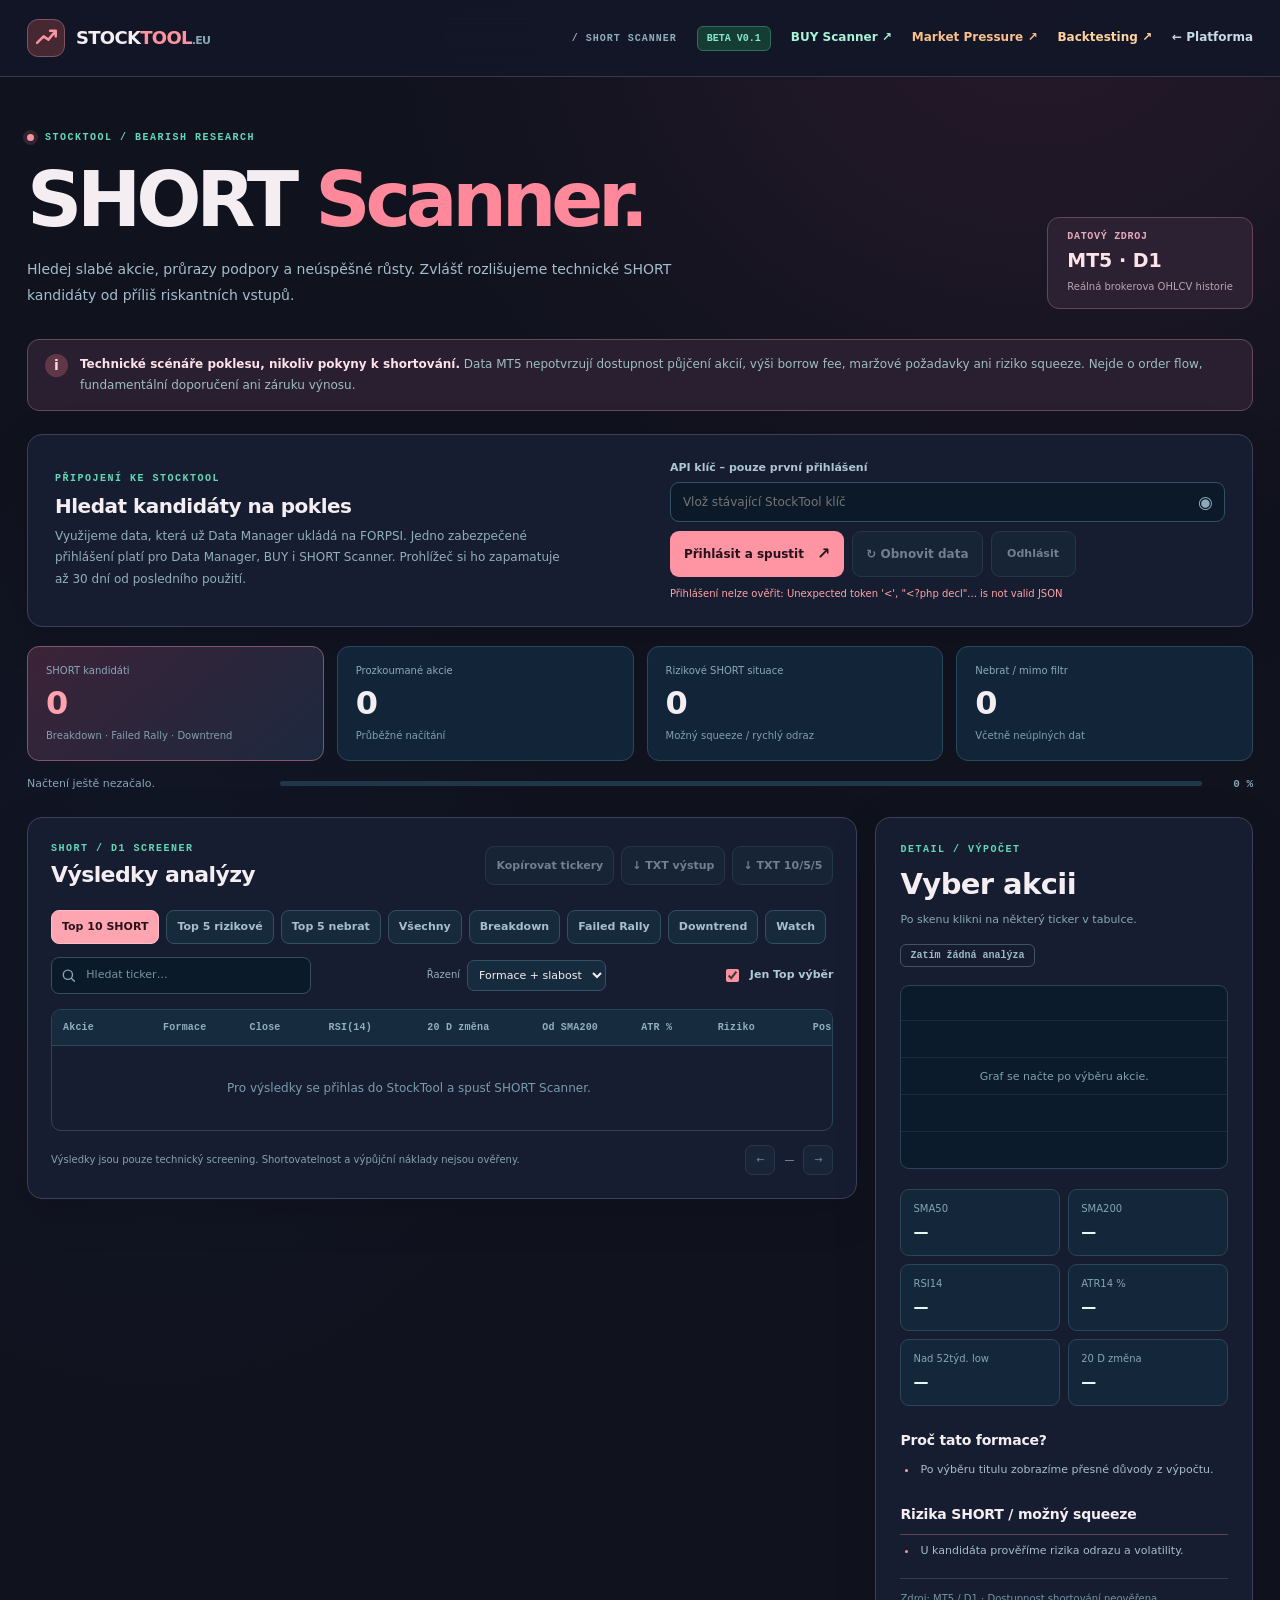
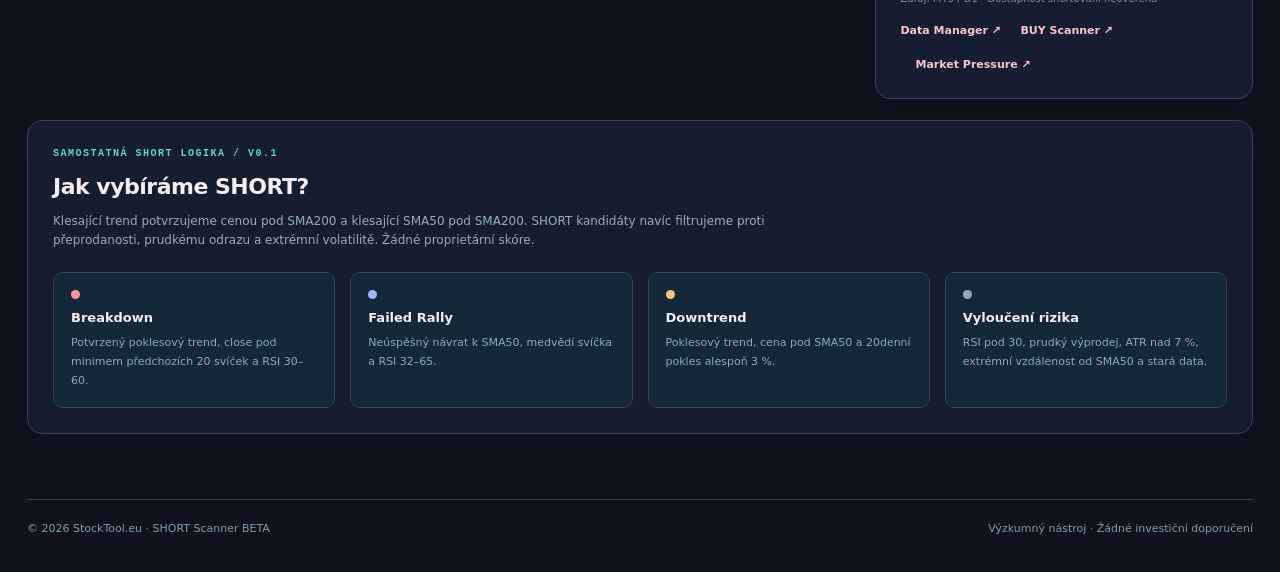
<file: site/short-scanner/index.html>
<!doctype html>
<html lang="cs">
<head>
  <meta charset="utf-8">
  <meta name="viewport" content="width=device-width, initial-scale=1">
  <meta name="theme-color" content="#09131e">
  <meta name="description" content="StockTool SHORT Scanner – nezávislá analýza slabých akcií a rizik shortování z Darwinex MT5.">
  <title>SHORT Scanner | StockTool</title>
  <link rel="icon" type="image/svg+xml" href="../assets/favicon.svg">
  <link rel="stylesheet" href="./styles.css?v=short1">
  <script defer src="./app.js?v=short1"></script>
</head>
<body>
  <a class="skip-link" href="#scanner">Přejít na BUY Scanner</a>
  <header class="header">
    <div class="wrap header-inner">
      <a class="brand" href="../" aria-label="StockTool – hlavní stránka">
        <span class="brand-icon" aria-hidden="true">
          <svg viewBox="0 0 32 32" fill="none"><path d="m5 22 8-8 6 4 9-11m-7 0h7v7" stroke="currentColor" stroke-linecap="round" stroke-linejoin="round" stroke-width="3"/></svg>
        </span>
        <span>STOCK<span>TOOL</span><small>.EU</small></span>
      </a>
      <div class="header-right"><span class="section-breadcrumb">/ SHORT SCANNER</span><span class="beta-badge">BETA V0.1</span><a class="back cross-buy" href="../buy-scanner/">BUY Scanner ↗</a><a class="back cross-pressure" href="../market-pressure/">Market Pressure ↗</a><a class="back cross-backtest" href="../backtesting/">Backtesting ↗</a><a class="back" href="../">← Platforma</a></div>
    </div>
  </header>
  <main class="wrap" id="scanner">
    <div class="hero">
      <div class="hero-text">
        <div class="eyebrow"><i class="live-dot"></i> STOCKTOOL / BEARISH RESEARCH</div>
        <h1>SHORT <span>Scanner.</span></h1>
        <p>Hledej slabé akcie, průrazy podpory a neúspěšné růsty. Zvlášť rozlišujeme technické SHORT kandidáty od příliš riskantních vstupů.</p>
      </div>
      <div class="data-source"><span>DATOVÝ ZDROJ</span><strong>MT5 · D1</strong><small>Reálná brokerova OHLCV historie</small></div>
    </div>
    <section class="notice" aria-label="Upozornění na analytický rozsah">
      <span class="notice-icon">i</span>
      <p><strong>Technické scénáře poklesu, nikoliv pokyny k shortování.</strong> Data MT5 nepotvrzují dostupnost půjčení akcií, výši borrow fee, maržové požadavky ani riziko squeeze. Nejde o order flow, fundamentální doporučení ani záruku výnosu.</p>
    </section>
    <section class="connect-panel panel" aria-label="Přihlášení a spuštění skeneru">
      <div class="connect-info">
        <div class="micro-title">PŘIPOJENÍ KE STOCKTOOL</div>
        <h2>Hledat kandidáty na pokles</h2>
        <p>Využijeme data, která už Data Manager ukládá na FORPSI. Jedno zabezpečené přihlášení platí pro Data Manager, BUY i SHORT Scanner. Prohlížeč si ho zapamatuje až 30 dní od posledního použití.</p>
      </div>
      <div class="connect-actions">
        <div id="login-controls"><label for="api-key">API klíč – pouze první přihlášení</label>
        <div class="password-row"><input type="password" id="api-key" placeholder="Vlož stávající StockTool klíč" autocomplete="off"><button id="show-key" type="button" aria-label="Ukázat nebo skrýt klíč">◉</button></div></div>
        <div class="action-row"><button class="btn btn-primary" id="scan-button" type="button">Spustit SHORT Scanner <span>↗</span></button><button class="btn btn-outline" id="rescan-button" type="button" disabled>↻ Obnovit data</button><button class="btn btn-outline" id="logout-button" type="button" disabled>Odhlásit</button></div>
        <div class="connection-state" id="connection-state" role="status">Přihlášení platí pro Data Manager i BUY Scanner. Klíč zadáš jen jednou na tomto zařízení.</div>
      </div>
    </section>
    <section class="stats" aria-label="Přehled screeningu">
      <div class="stat-card primary-stat"><span>SHORT kandidáti</span><strong id="stat-short">—</strong><small>Breakdown · Failed Rally · Downtrend</small></div>
      <div class="stat-card"><span>Prozkoumané akcie</span><strong id="stat-scanned">—</strong><small id="stat-scanned-note">Čeká na sken</small></div>
      <div class="stat-card"><span>Rizikové SHORT situace</span><strong id="stat-risk">—</strong><small>Možný squeeze / rychlý odraz</small></div>
      <div class="stat-card"><span>Nebrat / mimo filtr</span><strong id="stat-avoid">—</strong><small>Včetně neúplných dat</small></div>
    </section>
    <div class="progress-row" aria-live="polite"><span id="progress-label">Načtení ještě nezačalo.</span><div class="progress-track"><div class="progress-bar" id="progress-bar"></div></div><span id="progress-number">0 %</span></div>
    <section class="workspace">
      <div class="results-panel panel">
        <div class="results-head">
          <div><div class="micro-title">SHORT / D1 SCREENER</div><h2>Výsledky analýzy <span id="filtered-count"></span></h2></div>
          <div class="toolbar-buttons">
            <button class="btn btn-outline" id="copy-tickers" type="button" disabled>Kopírovat tickery</button>
            <button class="btn btn-outline" id="export-txt" type="button" disabled>↓ TXT výstup</button>
            <button class="btn btn-outline" id="export-all" type="button" disabled>↓ TXT 10/5/5</button>
          </div>
        </div>
        <div class="controls">
          <div class="filter-chip-row" role="group" aria-label="Kategorie SHORT screeningu">
            <button type="button" class="chip active" data-filter="short" aria-pressed="true">Top 10 SHORT</button>
            <button type="button" class="chip" data-filter="risk" aria-pressed="false">Top 5 rizikové</button>
            <button type="button" class="chip" data-filter="avoid" aria-pressed="false">Top 5 nebrat</button>
            <button type="button" class="chip" data-filter="all" aria-pressed="false">Všechny</button>
            <button type="button" class="chip" data-filter="BREAKDOWN" aria-pressed="false">Breakdown</button>
            <button type="button" class="chip" data-filter="FAILED_RALLY" aria-pressed="false">Failed Rally</button>
            <button type="button" class="chip" data-filter="DOWNTREND" aria-pressed="false">Downtrend</button>
            <button type="button" class="chip" data-filter="WATCH" aria-pressed="false">Watch</button>
          </div>
          <div class="more-controls">
            <label class="search-field"><span class="sr-only">Hledat ticker</span><svg viewBox="0 0 20 20" fill="none" aria-hidden="true"><circle cx="9" cy="9" r="6" stroke="currentColor" stroke-width="1.8"/><path d="m13.5 13.5 4 4" stroke="currentColor" stroke-width="1.8" stroke-linecap="round"/></svg><input type="search" id="ticker-search" placeholder="Hledat ticker…" autocomplete="off"></label>
            <label class="control-label">Řazení <select id="sort-mode"><option value="priority">Formace + slabost</option><option value="momentum">20denní pokles ↓</option><option value="atr">ATR % ↓</option><option value="rsi">RSI ↑</option><option value="ticker">Ticker A–Z</option></select></label>
            <label class="check-filter"><input type="checkbox" id="top-ten" checked> Jen Top výběr</label>
          </div>
        </div>
        <div class="table-scroll">
          <table>
            <thead><tr><th>Akcie</th><th>Formace</th><th>Close</th><th>RSI(14)</th><th>20 D změna</th><th>Od SMA200</th><th>ATR %</th><th>Riziko</th><th>Poslední D1</th></tr></thead>
            <tbody id="results-body"><tr><td colspan="8" class="empty-cell">Pro výsledky se přihlas do StockTool a spusť SHORT Scanner.</td></tr></tbody>
          </table>
        </div>
        <div class="table-foot"><span id="table-note">Výsledky jsou pouze technický screening. Shortovatelnost a výpůjční náklady nejsou ověřeny.</span><div class="pager"><button id="prev-page" type="button" aria-label="Předchozí stránka" disabled>←</button><span id="page-caption">—</span><button id="next-page" type="button" aria-label="Další stránka" disabled>→</button></div></div>
      </div>
      <aside class="detail-panel panel">
        <div class="detail-head"><div class="micro-title">DETAIL / VÝPOČET</div><h2 id="detail-symbol">Vyber akcii</h2><p id="detail-subtitle">Po skenu klikni na některý ticker v tabulce.</p></div>
        <span class="setup-pill neutral" id="detail-setup">Zatím žádná analýza</span>
        <div class="detail-chart"><canvas id="detail-chart" role="img" aria-label="Poslední denní zavírací ceny vybrané akcie"></canvas><div id="chart-empty" class="detail-chart-empty">Graf se načte po výběru akcie.</div></div>
        <div class="detail-metrics">
          <div><span>SMA50</span><strong id="detail-sma50">—</strong></div>
          <div><span>SMA200</span><strong id="detail-sma200">—</strong></div>
          <div><span>RSI14</span><strong id="detail-rsi">—</strong></div>
          <div><span>ATR14 %</span><strong id="detail-atr">—</strong></div>
          <div><span>Nad 52týd. low</span><strong id="detail-low">—</strong></div>
          <div><span>20 D změna</span><strong id="detail-momentum">—</strong></div>
        </div>
        <h3>Proč tato formace?</h3>
        <ul id="detail-reasons" class="reason-list"><li>Po výběru titulu zobrazíme přesné důvody z výpočtu.</li></ul>
        <h3>Rizika SHORT / možný squeeze</h3><ul id="detail-risks" class="reason-list"><li>U kandidáta prověříme rizika odrazu a volatility.</li></ul><div class="detail-footer" id="detail-footer">Zdroj: MT5 / D1 · Dostupnost shortování neověřena</div>
        <a class="data-manager-link" href="../data-manager/">Data Manager ↗</a> <a class="data-manager-link" style="margin-left:15px" href="../buy-scanner/">BUY Scanner ↗</a> <a class="data-manager-link" style="margin-left:15px" href="../market-pressure/">Market Pressure ↗</a>
      </aside>
    </section>
    <section class="rules panel" aria-labelledby="rules-heading">
      <div><div class="micro-title">SAMOSTATNÁ SHORT LOGIKA / V0.1</div><h2 id="rules-heading">Jak vybíráme SHORT?</h2><p>Klesající trend potvrzujeme cenou pod SMA200 a klesající SMA50 pod SMA200. SHORT kandidáty navíc filtrujeme proti přeprodanosti, prudkému odrazu a extrémní volatilitě. Žádné proprietární skóre.</p></div>
      <div class="rules-grid">
        <div><span class="rule-dot breakout"></span><strong>Breakdown</strong><p>Potvrzený poklesový trend, close pod minimem předchozích 20 svíček a RSI 30–60.</p></div>
        <div><span class="rule-dot pullback"></span><strong>Failed Rally</strong><p>Neúspěšný návrat k SMA50, medvědí svíčka a RSI 32–65.</p></div>
        <div><span class="rule-dot trend"></span><strong>Downtrend</strong><p>Poklesový trend, cena pod SMA50 a 20denní pokles alespoň 3 %.</p></div>
        <div><span class="rule-dot watch"></span><strong>Vyloučení rizika</strong><p>RSI pod 30, prudký výprodej, ATR nad 7 %, extrémní vzdálenost od SMA50 a stará data.</p></div>
      </div>
    </section>
  </main>
  <footer class="wrap footer"><span>© <span id="year">2026</span> StockTool.eu · SHORT Scanner BETA</span><span>Výzkumný nástroj · Žádné investiční doporučení</span></footer>
  <div id="toast" class="toast" role="status" aria-live="polite"></div>
</body>
</html>
</file>
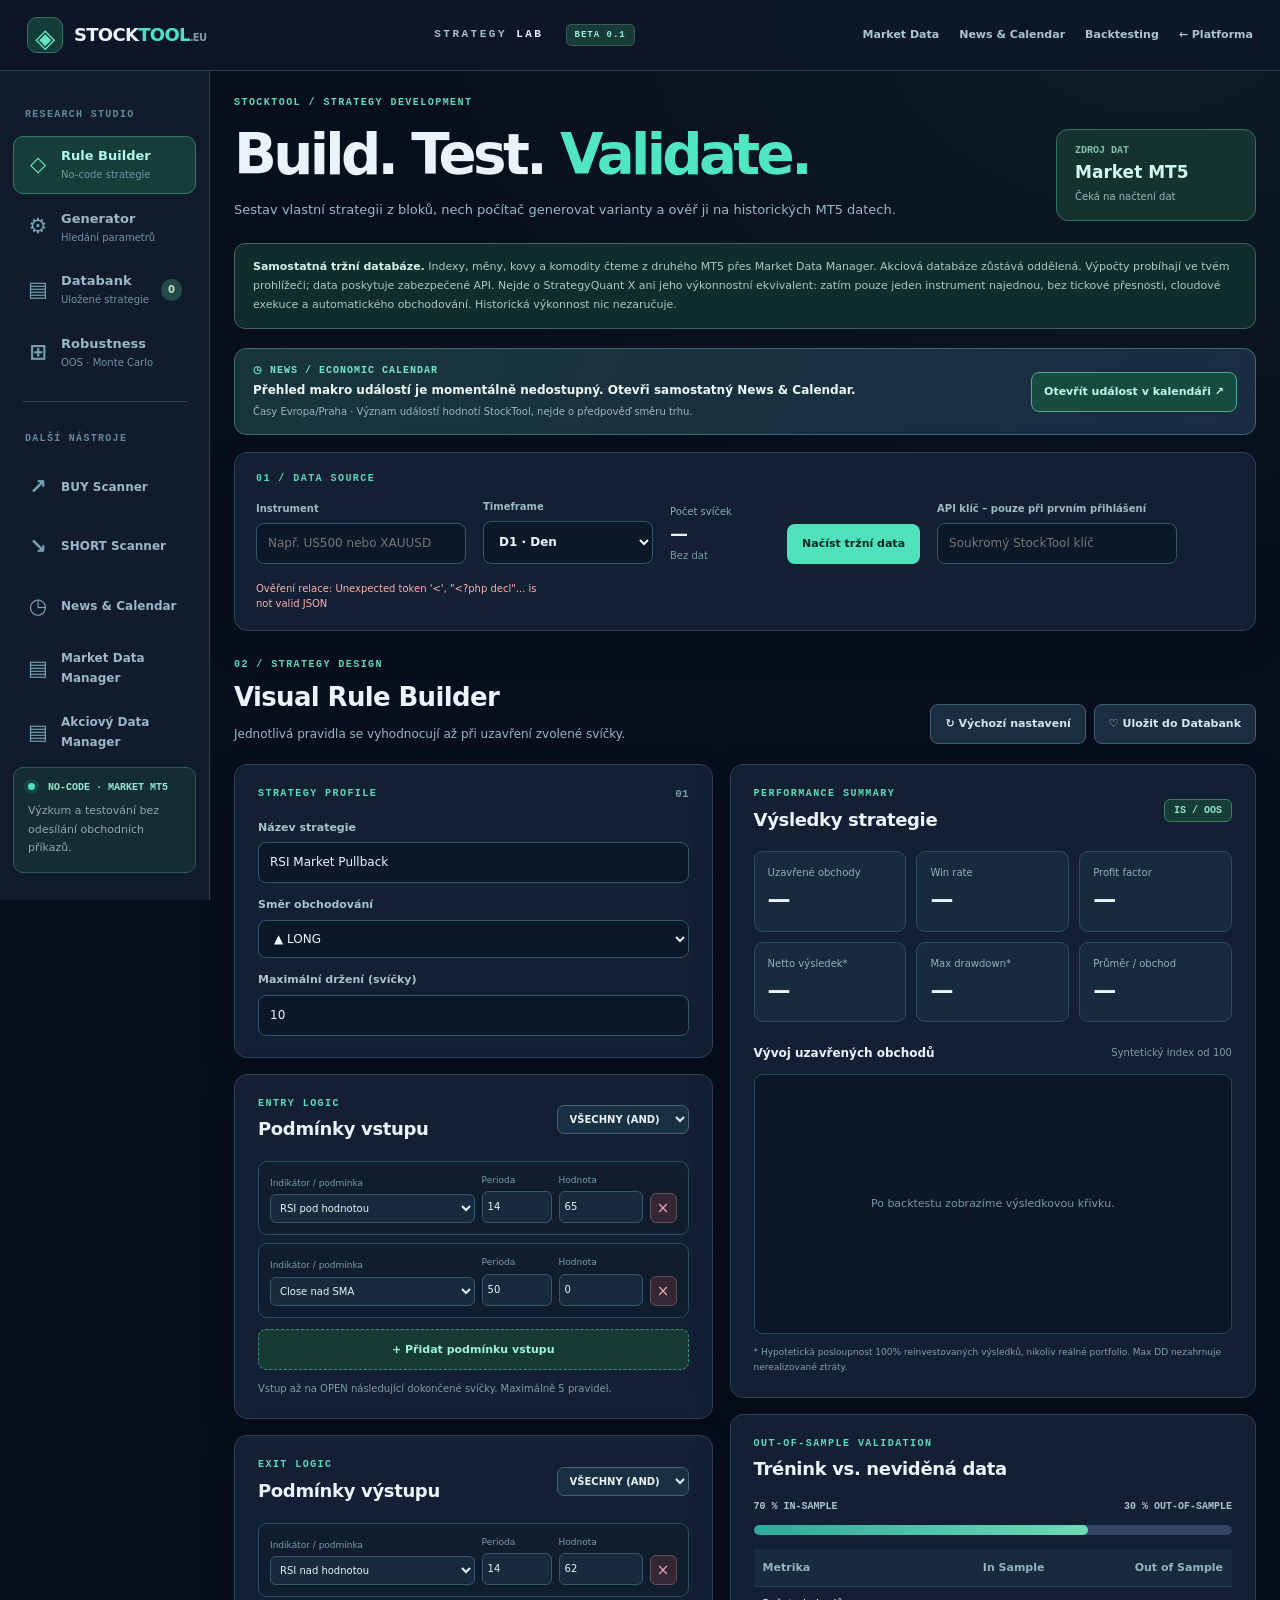
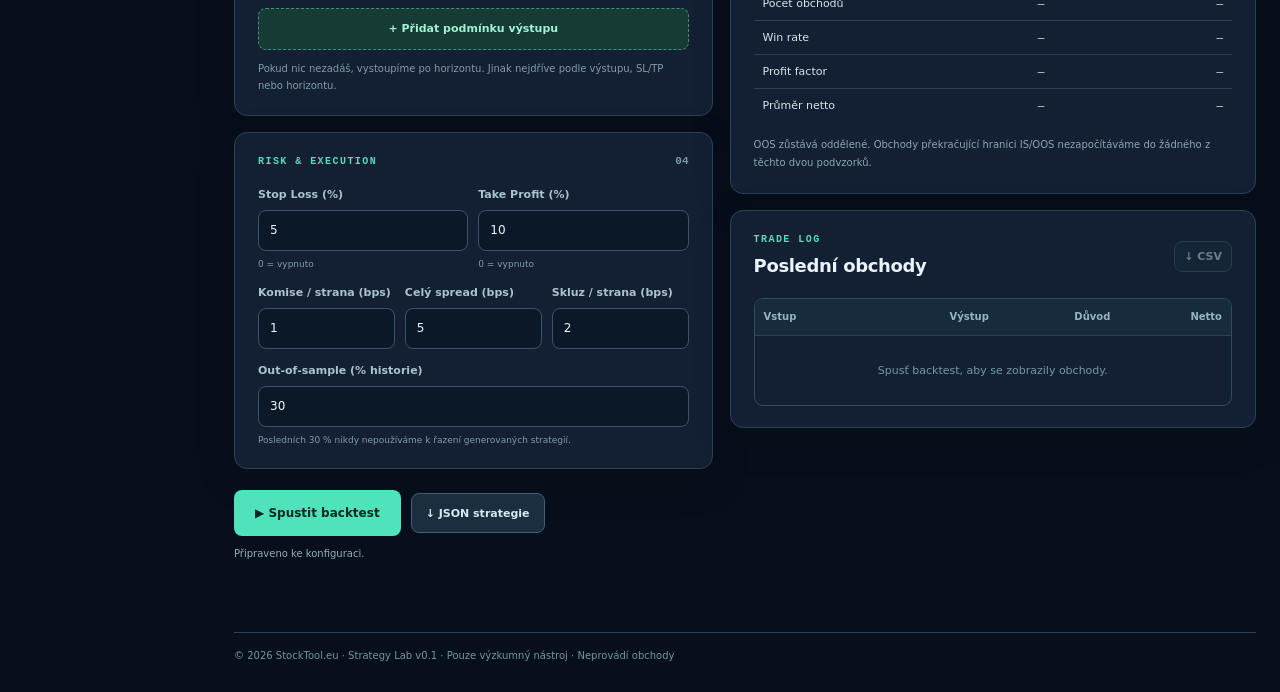
<file: site/strategy-lab/index.html>
<!doctype html>
<html lang="cs">
<head>
<meta charset="utf-8">
<meta name="viewport" content="width=device-width,initial-scale=1">
<meta name="theme-color" content="#080f1c">
<meta name="description" content="StockTool Strategy Lab – indexy, forex, kovy a komodity ze samostatného Market MT5. No-code builder, generator, databank a robustnost.">
<title>Strategy Lab | StockTool.eu</title>
<link rel="icon" type="image/svg+xml" href="../assets/favicon.svg">
<link rel="stylesheet" href="./styles.css?v=market2">
<script defer src="./engine.js?v=market2"></script>
<script defer src="./app.js?v=market2"></script>
</head>
<body>
<a class="skip-link" href="#main">Přejít do Strategy Lab</a>
<header class="topbar">
  <a class="brand" href="../"><span class="brand-mark">◈</span><strong>STOCK<span>TOOL</span><small>.EU</small></strong></a>
  <div class="topbar-center">STRATEGY <b>LAB</b> <span class="top-version">BETA 0.1</span></div>
  <nav class="top-nav" aria-label="Navigace platformy">
    <a href="../market-data/">Market Data</a><a href="../market-intelligence/">News &amp; Calendar</a>
    <a href="../backtesting/">Backtesting</a>
    <a href="../">← Platforma</a>
  </nav>
</header>
<div class="app">
  <aside class="side-nav">
    <div class="side-label">RESEARCH STUDIO</div>
    <button class="nav-item active" data-tab="builder" type="button"><span class="nav-symbol">◇</span><span>Rule Builder<small>No-code strategie</small></span></button>
    <button class="nav-item" data-tab="generator" type="button"><span class="nav-symbol">⚙</span><span>Generator<small>Hledání parametrů</small></span></button>
    <button class="nav-item" data-tab="databank" type="button"><span class="nav-symbol">▤</span><span>Databank<small>Uložené strategie</small></span><b id="bank-count">0</b></button>
    <button class="nav-item" data-tab="robustness" type="button"><span class="nav-symbol">⊞</span><span>Robustness<small>OOS · Monte Carlo</small></span></button>
    <div class="side-divider"></div>
    <div class="side-label">DALŠÍ NÁSTROJE</div>
    <a class="nav-item muted-link" href="../buy-scanner/"><span class="nav-symbol">↗</span><span>BUY Scanner</span></a>
    <a class="nav-item muted-link" href="../short-scanner/"><span class="nav-symbol">↘</span><span>SHORT Scanner</span></a>
    <a class="nav-item muted-link" href="../market-intelligence/"><span class="nav-symbol">◷</span><span>News &amp; Calendar</span></a><a class="nav-item muted-link" href="../market-data/"><span class="nav-symbol">▤</span><span>Market Data Manager</span></a><a class="nav-item muted-link" href="../data-manager/"><span class="nav-symbol">▤</span><span>Akciový Data Manager</span></a>
    <div class="side-foot"><span class="pulse"></span> NO-CODE · MARKET MT5<p>Výzkum a testování bez odesílání obchodních příkazů.</p></div>
  </aside>
  <main id="main">
    <div class="workspace-head">
      <div><div class="eyebrow">STOCKTOOL / STRATEGY DEVELOPMENT</div><h1>Build. Test. <em>Validate.</em></h1><p>Sestav vlastní strategii z bloků, nech počítač generovat varianty a ověř ji na historických MT5 datech.</p></div>
      <div class="dataset-status"><span>ZDROJ DAT</span><strong>Market MT5</strong><small id="data-state">Čeká na načtení dat</small></div>
    </div>
    <div class="notice"><strong>Samostatná tržní databáze.</strong> Indexy, měny, kovy a komodity čteme z druhého MT5 přes Market Data Manager. Akciová databáze zůstává oddělená. Výpočty probíhají ve tvém prohlížeči; data poskytuje zabezpečené API. Nejde o StrategyQuant X ani jeho výkonnostní ekvivalent: zatím pouze jeden instrument najednou, bez tickové přesnosti, cloudové exekuce a automatického obchodování. Historická výkonnost nic nezaručuje.</div>
    <section class="lab-macro-banner" aria-label="Nejbližší důležitá makro událost">
      <div><span class="lab-macro-kicker">◷ NEWS / ECONOMIC CALENDAR</span><strong id="macro-next">Ověřuji nejbližší důležité ekonomické události…</strong><small>Časy Evropa/Praha · Význam událostí hodnotí StockTool, nejde o předpověď směru trhu.</small></div>
      <a id="macro-calendar-link" href="../market-intelligence/?tab=calendar">Otevřít událost v kalendáři ↗</a>
    </section>
    <section class="data-panel panel" aria-label="Tržní data a přihlášení">
      <div class="panel-caption">01 / DATA SOURCE</div>
      <div class="data-controls">
        <div class="input-wrap symbol-field"><label for="symbol">Instrument</label><input id="symbol" list="symbols" autocomplete="off" placeholder="Např. US500 nebo XAUUSD"><datalist id="symbols"></datalist></div>
        <div class="input-wrap timeframe-field"><label for="timeframe">Timeframe</label><select id="timeframe"><option value="D1">D1 · Den</option><option value="H4">H4 · 4 hodiny</option><option value="H1">H1 · 1 hodina</option><option value="W1">W1 · Týden</option></select></div>
        <div class="data-quantity"><span>Počet svíček</span><strong id="bars-count">—</strong><small id="bars-period">Bez dat</small></div>
        <button class="primary-btn" id="load-data" type="button">Načíst tržní data</button>
        <div class="login-area" id="login-controls"><label for="api-key">API klíč – pouze při prvním přihlášení</label><input id="api-key" type="password" autocomplete="off" placeholder="Soukromý StockTool klíč"></div>
        <div class="connection-label" id="connection-status" role="status">Ověřuji zapamatované přihlášení…</div>
      </div>
    </section>

    <section id="tab-builder" class="tab-page active" aria-labelledby="builder-heading">
      <div class="page-heading"><div><div class="panel-caption">02 / STRATEGY DESIGN</div><h2 id="builder-heading">Visual Rule Builder</h2><p>Jednotlivá pravidla se vyhodnocují až při uzavření zvolené svíčky.</p></div><div class="heading-actions"><button class="outline-btn" id="reset-config" type="button">↻ Výchozí nastavení</button><button class="outline-btn" id="save-config" type="button">♡ Uložit do Databank</button></div></div>
      <div class="design-grid">
        <div class="editor-col">
          <div class="panel form-panel">
            <div class="section-header"><div class="panel-caption">STRATEGY PROFILE</div><span class="section-number">01</span></div>
            <div class="field-row"><label for="strategy-name">Název strategie</label><input id="strategy-name" type="text" maxlength="90" value="RSI Reversal D1"></div>
            <div class="field-row"><label for="side">Směr obchodování</label><select id="side"><option value="LONG">▲ LONG</option><option value="SHORT">▼ SHORT</option></select></div>
            <div class="field-row"><label for="horizon">Maximální držení (svíčky)</label><input id="horizon" type="number" min="1" max="120" step="1" value="10"></div>
          </div>
          <div class="panel form-panel">
            <div class="section-header"><div><div class="panel-caption">ENTRY LOGIC</div><h3>Podmínky vstupu</h3></div><select id="entry-join" aria-label="Spojení podmínek vstupu"><option value="AND">VŠECHNY (AND)</option><option value="OR">LIBOVOLNÁ (OR)</option></select></div>
            <div class="rules-stack" id="entry-rules"></div>
            <button class="add-rule" id="entry-add" type="button">+ Přidat podmínku vstupu</button>
            <div class="rule-hint">Vstup až na OPEN následující dokončené svíčky. Maximálně 5 pravidel.</div>
          </div>
          <div class="panel form-panel">
            <div class="section-header"><div><div class="panel-caption">EXIT LOGIC</div><h3>Podmínky výstupu</h3></div><select id="exit-join" aria-label="Spojení podmínek výstupu"><option value="AND">VŠECHNY (AND)</option><option value="OR">LIBOVOLNÁ (OR)</option></select></div>
            <div class="rules-stack" id="exit-rules"></div>
            <button class="add-rule" id="exit-add" type="button">+ Přidat podmínku výstupu</button>
            <div class="rule-hint">Pokud nic nezadáš, vystoupíme po horizontu. Jinak nejdříve podle výstupu, SL/TP nebo horizontu.</div>
          </div>
          <div class="panel form-panel">
            <div class="section-header"><div class="panel-caption">RISK & EXECUTION</div><span class="section-number">04</span></div>
            <div class="two-fields"><div class="field-row"><label for="stop-loss">Stop Loss (%)</label><input id="stop-loss" type="number" min="0" max="50" step="0.5" value="5"><small>0 = vypnuto</small></div><div class="field-row"><label for="take-profit">Take Profit (%)</label><input id="take-profit" type="number" min="0" max="100" step="0.5" value="10"><small>0 = vypnuto</small></div></div>
            <div class="three-fields"><div class="field-row"><label for="commission">Komise / strana (bps)</label><input id="commission" type="number" min="0" max="100" step="0.5" value="1"></div><div class="field-row"><label for="spread">Celý spread (bps)</label><input id="spread" type="number" min="0" max="100" step="0.5" value="5"></div><div class="field-row"><label for="slippage">Skluz / strana (bps)</label><input id="slippage" type="number" min="0" max="100" step="0.5" value="2"></div></div>
            <div class="field-row"><label for="oos">Out-of-sample (% historie)</label><input id="oos" type="number" min="15" max="50" step="5" value="30"><small>Posledních 30 % nikdy nepoužíváme k řazení generovaných strategií.</small></div>
          </div>
          <div class="action-panel"><button class="primary-btn big" id="run-backtest" type="button">▶ Spustit backtest</button><button class="outline-btn" id="download-strategy" type="button">↓ JSON strategie</button><span id="builder-status" role="status">Připraveno ke konfiguraci.</span></div>
        </div>
        <div class="analytics-col">
          <div class="panel analytics-panel">
            <div class="section-header"><div><div class="panel-caption">PERFORMANCE SUMMARY</div><h3>Výsledky strategie</h3></div><span class="tag">IS / OOS</span></div>
            <div class="stats-grid">
              <div class="stat-cell"><span>Uzavřené obchody</span><strong id="m-trades">—</strong></div>
              <div class="stat-cell"><span>Win rate</span><strong id="m-win">—</strong></div>
              <div class="stat-cell"><span>Profit factor</span><strong id="m-pf">—</strong></div>
              <div class="stat-cell"><span>Netto výsledek*</span><strong id="m-net">—</strong></div>
              <div class="stat-cell"><span>Max drawdown*</span><strong id="m-dd">—</strong></div>
              <div class="stat-cell"><span>Průměr / obchod</span><strong id="m-avg">—</strong></div>
            </div>
            <div class="chart-title"><strong>Vývoj uzavřených obchodů</strong><span>Syntetický index od 100</span></div>
            <div class="chart-area"><canvas id="equity-chart" aria-label="Syntetický graf uzavřených obchodů"></canvas><div id="chart-placeholder">Po backtestu zobrazíme výsledkovou křivku.</div></div>
            <div class="chart-disclaimer">* Hypotetická posloupnost 100% reinvestovaných výsledků, nikoliv reálné portfolio. Max DD nezahrnuje nerealizované ztráty.</div>
          </div>
          <div class="panel analytics-panel">
            <div class="section-header"><div><div class="panel-caption">OUT-OF-SAMPLE VALIDATION</div><h3>Trénink vs. neviděná data</h3></div></div>
            <div class="split-visual"><span id="split-is-text">70 % IN-SAMPLE</span><span id="split-oos-text">30 % OUT-OF-SAMPLE</span><div class="split-track"><i id="split-is-bar" style="width:70%"></i></div></div>
            <table class="compact-table"><thead><tr><th>Metrika</th><th>In Sample</th><th>Out of Sample</th></tr></thead><tbody>
              <tr><td>Počet obchodů</td><td id="is-trades">—</td><td id="oos-trades">—</td></tr>
              <tr><td>Win rate</td><td id="is-win">—</td><td id="oos-win">—</td></tr>
              <tr><td>Profit factor</td><td id="is-pf">—</td><td id="oos-pf">—</td></tr>
              <tr><td>Průměr netto</td><td id="is-avg">—</td><td id="oos-avg">—</td></tr>
            </tbody></table>
            <p class="validation-note" id="validation-note">OOS zůstává oddělené. Obchody překračující hranici IS/OOS nezapočítáváme do žádného z těchto dvou podvzorků.</p>
          </div>
          <div class="panel analytics-panel">
            <div class="section-header"><div><div class="panel-caption">TRADE LOG</div><h3>Poslední obchody</h3></div><button class="outline-btn tiny" id="download-trades" type="button" disabled>↓ CSV</button></div>
            <div class="table-scroller"><table class="trade-table"><thead><tr><th>Vstup</th><th>Výstup</th><th>Důvod</th><th>Netto</th></tr></thead><tbody id="trade-rows"><tr><td colspan="4" class="empty">Spusť backtest, aby se zobrazily obchody.</td></tr></tbody></table></div>
          </div>
        </div>
      </div>
    </section>

    <section id="tab-generator" class="tab-page" aria-labelledby="gen-heading">
      <div class="page-heading"><div><div class="panel-caption">02 / AUTOMATED RESEARCH</div><h2 id="gen-heading">Strategy Generator</h2><p>Automaticky zkusí různé vstupy, periody, SL/TP a doby držení na vybraném instrumentu.</p></div></div>
      <div class="generator-grid">
        <div class="panel form-panel">
          <div class="panel-caption">GENERATION SETTINGS</div>
          <div class="field-row"><label for="gen-count">Počet variant</label><select id="gen-count"><option value="30">30 – rychlý test</option><option value="100" selected>100 – standard</option><option value="200">200 – hlubší prohledávání</option></select></div>
          <div class="field-row"><label for="gen-seed">Seed náhodného generátoru</label><input type="number" id="gen-seed" value="42" min="0" max="99999999"></div>
          <div class="field-row"><label for="gen-min-trades">Minimálně obchodů na IS</label><input id="gen-min-trades" type="number" value="5" min="2" max="100"></div>
          <div class="field-row"><label for="gen-min-pf">Min. IS profit factor</label><input id="gen-min-pf" type="number" value="1.1" min="0" max="20" step="0.1"></div>
          <button class="primary-btn big" id="run-generator" type="button">⚙ Generovat a testovat</button>
          <button class="outline-btn wide" id="cancel-generator" type="button" disabled>Zastavit generování</button>
          <div class="gen-progress"><div class="bar-track"><div id="gen-progress-bar"></div></div><span id="gen-progress-label">Připraveno.</span></div>
          <div class="rule-hint">Kandidáty vybíráme podle IS výsledků. OOS se zobrazuje pouze jako nezávislá validace. Žádné automatické řazení podle budoucích OOS dat.</div>
        </div>
        <div class="panel analytics-panel">
          <div class="section-header"><div><div class="panel-caption">TOP CANDIDATES · TRAINING ONLY</div><h3>Nejlepší nalezené varianty</h3></div><span id="gen-found" class="tag">0 kandidátů</span></div>
          <div class="table-scroller"><table class="strategies-table"><thead><tr><th>#</th><th>Strategie</th><th>Směr</th><th>IS obchody</th><th>IS PF</th><th>IS průměr</th><th>OOS PF</th><th>Akce</th></tr></thead><tbody id="gen-results"><tr><td colspan="8" class="empty">Nastav parametry a spusť generátor.</td></tr></tbody></table></div>
          <p class="validation-note">OOS není kritérium řazení ani filtrování. Strategie bez dostatečného počtu obchodů neprojdou výběrem.</p>
        </div>
      </div>
    </section>

    <section id="tab-databank" class="tab-page" aria-labelledby="bank-heading">
      <div class="page-heading"><div><div class="panel-caption">03 / SAVED RESEARCH</div><h2 id="bank-heading">Strategy Databank</h2><p>Vlastní pracovní knihovna strategií, nikoliv nákupní signály. Konfigurace se ukládají jen v tomto prohlížeči, bez API klíčů.</p></div><div class="heading-actions"><button id="import-json-trigger" class="outline-btn" type="button">↑ Importovat JSON</button><input id="import-json" type="file" accept=".json,application/json" hidden><button id="bank-export" class="outline-btn" type="button">↓ Export databanky</button></div></div>
      <div class="panel analytics-panel"><div class="table-scroller"><table class="strategies-table"><thead><tr><th>Název</th><th>Směr</th><th>Pravidla</th><th>IS obchody</th><th>IS PF</th><th>OOS PF</th><th>Akce</th></tr></thead><tbody id="bank-results"><tr><td colspan="7" class="empty">Zatím nemáš uloženou žádnou strategii.</td></tr></tbody></table></div></div>
    </section>

    <section id="tab-robustness" class="tab-page" aria-labelledby="rob-heading">
      <div class="page-heading"><div><div class="panel-caption">04 / VALIDATION</div><h2 id="rob-heading">Robustness Lab</h2><p>Ověř, co se stane při vyšších nákladech a jiném pořadí uzavřených obchodů.</p></div></div>
      <div class="rob-grid">
        <div class="panel form-panel">
          <div class="panel-caption">MONTE CARLO · CLOSED TRADES</div><h3>Promíchání pořadí obchodů</h3><p>Počítáme 200 přeskupení existujících výsledků vybraného intervalu, bez vytváření nových cenových scénářů.</p>
          <button id="run-robustness" class="primary-btn big" type="button">Spustit robustness test</button>
          <div class="stat-cells rob-metrics">
            <div><span>MC medián max DD</span><strong id="rob-dd50">—</strong></div>
            <div><span>MC 95. percentil DD</span><strong id="rob-dd95">—</strong></div>
            <div><span>Vyšší náklady: netto</span><strong id="rob-stress">—</strong></div>
            <div><span>OOS obchodů</span><strong id="rob-oos-count">—</strong></div>
          </div>
          <p class="validation-note" id="robustness-note">Nejdřív proveď backtest v Rule Builderu.</p>
        </div>
        <div class="panel analytics-panel">
          <div class="panel-caption">RISKS / WHAT IS NOT VERIFIED</div>
          <h3>Ochrana proti přeoptimalizaci</h3>
          <ul class="risk-list">
            <li>OOS období je chronologicky oddělené – výběr variant podle OOS by vedl k dalšímu přeoptimalizování.</li>
            <li>Monte Carlo pouze mění pořadí uzavřených obchodů; nezastupuje simulaci nových tržních podmínek.</li>
            <li>Při SL i TP v jedné svíčce volíme konzervativně nejdřív SL.</li>
            <li>Záznamy neobsahují tickovou posloupnost, burzovní objem, split-adjustments, borrow fee nebo zaručenou realizovatelnost shortů.</li>
            <li>Krátká historie je málo pro seriózní StrategyQuant-like generování; robustní výběr potřebuje několikaletou historii a více trhů.</li>
          </ul>
        </div>
      </div>
    </section>
    <footer class="footer">© 2026 StockTool.eu · Strategy Lab v0.1 · Pouze výzkumný nástroj · Neprovádí obchody</footer>
  </main>
</div>
<div id="toast" class="toast" role="status"></div>
</body>
</html>
</file>
<file: site/assets/styles.css>
/* StockTool v1.0 – no external libraries or tracking */
:root {
  color-scheme: dark;
  --bg: #090f1b;
  --surface: #101b2b;
  --surface-2: #142234;
  --line: #253449;
  --line-light: rgba(151,181,205,.14);
  --text: #f2f8fd;
  --muted: #93a6bc;
  --green: #42e4bd;
  --green-dark: #103d36;
  --orange: #f8ae67;
  --radius: 18px;
}
* { box-sizing: border-box; }
html { scroll-behavior: smooth; scroll-padding-top: 88px; }
body { margin: 0; min-width: 320px; font: 16px/1.6 Inter, ui-sans-serif, system-ui, -apple-system, "Segoe UI", sans-serif; color: var(--text); background: var(--bg); -webkit-font-smoothing: antialiased; }
body::before { content: ""; position: absolute; z-index: -1; pointer-events: none; inset: 0 0 auto; height: 850px; background: radial-gradient(ellipse 42% 50% at 88% 28%, rgba(19,111,110,.16), transparent 82%), radial-gradient(ellipse 36% 50% at 12% 4%, rgba(30,67,121,.19), transparent 82%); }
a { color: inherit; text-decoration: none; }
button, input { font: inherit; }
button { cursor: pointer; }
button:focus-visible, a:focus-visible, input:focus-visible { outline: 2px solid var(--green); outline-offset: 4px; }
::selection { color: #071a19; background: #69efcf; }
svg { display: block; }
.container { width: min(1180px, calc(100% - 56px)); margin: 0 auto; }
.section { padding-block: 104px; }
.sr-only { position: absolute; overflow: hidden; clip: rect(0,0,0,0); width: 1px; height: 1px; white-space: nowrap; }
.skip-link { position: absolute; top: -100px; left: 20px; z-index: 1000; color: #071415; padding: 9px 16px; background: var(--green); border-radius: 6px; }
.skip-link:focus { top: 10px; }

/* Navigation */
.site-header { height: 84px; position: sticky; top: 0; z-index: 40; border-bottom: 1px solid rgba(151,181,205,.11); background: rgba(9,15,27,.89); backdrop-filter: blur(20px); -webkit-backdrop-filter: blur(20px); }
.nav-shell, .main-nav, .logo { display: flex; align-items: center; }
.nav-shell { height: 100%; justify-content: space-between; }
.logo { gap: 12px; flex-shrink: 0; width: max-content; }
.logo-mark { width: 39px; height: 39px; display: grid; place-items: center; border-radius: 12px; background: #153e3c; color: var(--green); box-shadow: inset 0 0 0 1px rgba(104,242,209,.16); }
.logo-mark svg { width: 29px; }
.logo-word { font-size: 18px; font-weight: 830; letter-spacing: -.7px; line-height: 1; }
.logo-word > span { color: var(--green); }
.logo-word small { font-size: 11px; letter-spacing: .2px; color: #748ba0; margin-left: 2px; }
.main-nav { gap: 35px; }
.main-nav > a { color: #aabccd; font-size: 13px; font-weight: 680; transition: color .2s; }
.main-nav > a:hover { color: #fff; }
.main-nav > .nav-github { border: 1px solid #33475a; border-radius: 10px; padding: 10px 13px; display: flex; align-items: center; gap: 11px; color: #e7f2fa; }
.nav-github svg { width: 17px; height: 17px; }
.menu-toggle { display: none; width: 42px; height: 42px; padding: 11px; background: transparent; border: 1px solid #35495d; border-radius: 10px; }
.menu-toggle span { display: block; height: 2px; margin: 5px 0; background: #f0f7fd; border-radius: 2px; }

/* Hero */
.hero { overflow: hidden; padding-top: 98px; padding-bottom: 108px; }
.hero-grid { display: grid; grid-template-columns: 1.04fr .96fr; align-items: center; gap: 62px; }
.hero-copy { position: relative; z-index: 1; }
.eyebrow, .kicker { font-size: 11px; letter-spacing: 1.9px; font-weight: 810; color: var(--green); }
.eyebrow { display: flex; align-items: center; gap: 12px; flex-wrap: wrap; letter-spacing: 1.5px; }
.signal-dot, .demo-pill > span { display: inline-block; flex: 0 0 auto; width: 7px; height: 7px; border-radius: 50%; background: var(--green); box-shadow: 0 0 0 4px rgba(66,228,189,.12); }
.eyebrow-line { width: 22px; height: 1px; background: #436077; }
.hero h1 { font-size: clamp(43px, 4.65vw, 69px); letter-spacing: -.07em; line-height: 1.105; font-weight: 810; margin: 26px 0 26px; }
.hero h1 span, .section-header h2 span, .roadmap-copy h2 span { color: var(--green); }
.hero-lead { max-width: 530px; font-size: 16px; line-height: 1.9; margin: 0 0 32px; color: #a5b8ca; }
.hero-actions { display: flex; align-items: center; gap: 11px; flex-wrap: wrap; }
.button { display: inline-flex; align-items: center; justify-content: center; gap: 18px; min-height: 49px; padding: 11px 19px; font-size: 13px; font-weight: 780; border-radius: 10px; border: 1px solid transparent; transition: transform .18s, background .18s, border-color .18s; text-align: center; }
.button:hover { transform: translateY(-2px); }
.button-primary { background: var(--green); color: #071e1b; box-shadow: 0 8px 30px rgba(66,228,189,.12); }
.button-primary:hover { background: #75f2d1; }
.button-secondary { background: #152234; border-color: #33485e; color: #ecf5fc; }
.button-secondary:hover { border-color: #7599ac; background: #1c3044; }
.hero-meta { display: flex; flex-wrap: wrap; gap: 11px 23px; margin-top: 33px; font-size: 11px; color: #9eb2c4; font-weight: 650; }
.mini-check { color: var(--green); font-weight: 900; margin-right: 5px; }
.hero-visual { position: relative; min-width: 0; transform: perspective(1200px) rotateY(-3deg) rotateX(1deg); }
.visual-glow { position: absolute; z-index: -1; width: 116%; height: 116%; left: -6%; top: -8%; background: radial-gradient(ellipse at 50% 50%, rgba(51,222,182,.12), transparent 60%); filter: blur(14px); }
.dash-window { overflow: hidden; border: 1px solid #304b5e; background: #0d1726; border-radius: 17px; box-shadow: 0 25px 110px rgba(0,0,0,.5), 0 0 0 8px rgba(100,165,194,.025); }
.dash-topbar { height: 45px; border-bottom: 1px solid #24374a; padding: 0 16px; display: flex; align-items: center; justify-content: space-between; gap: 12px; font: 700 9px/1.2 ui-monospace, SFMono-Regular, Consolas, monospace; color: #7994a9; letter-spacing: .7px; }
.traffic-dots { display: flex; gap: 5px; }
.traffic-dots i { display: block; width: 6px; height: 6px; border-radius: 50%; background: #4f6378; }
.traffic-dots i:first-child { background: #f27c7d; }
.traffic-dots i:nth-child(2) { background: #e7b867; }
.traffic-dots i:nth-child(3) { background: #43d5a6; }
.demo-pill { display: flex; align-items: center; gap: 7px; white-space: nowrap; color: #7fe6c7; }
.demo-pill > span { width: 5px; height: 5px; }
.dash-body { padding: 23px 22px 19px; }
.dash-title-row { display: flex; align-items: end; justify-content: space-between; gap: 5px; margin-bottom: 19px; }
.dash-label, .dash-date { font: 650 9px/1.5 ui-monospace, SFMono-Regular, Consolas, monospace; letter-spacing: 1px; color: #7293a2; }
.dash-title-row h2 { font-size: 20px; font-weight: 730; letter-spacing: -.5px; margin: 4px 0 0; }
.dash-date { white-space: nowrap; }
.metric-grid { display: grid; grid-template-columns: repeat(3, 1fr); gap: 8px; margin-bottom: 9px; }
.metric-card { background: #122235; border: 1px solid #223b50; border-radius: 8px; min-width: 0; padding: 11px 10px; }
.metric-card span { display: block; color: #90a7b9; font-size: 9px; white-space: nowrap; }
.metric-card strong { display: block; font-size: 22px; font-weight: 750; line-height: 1.7; letter-spacing: -.8px; }
.metric-card:nth-child(1) strong { color: #4ce9c1; }
.metric-card small { display: block; font-size: 8px; color: #728ba0; }
.chart-card { border: 1px solid #223b50; border-radius: 9px; background: #0f1c2c; padding: 15px 15px 11px; }
.chart-header { display: flex; align-items: center; justify-content: space-between; }
.chart-header div span { display: block; font: 750 9px/1.7 ui-monospace, monospace; letter-spacing: .8px; color: #6f92a2; }
.chart-header strong { display: block; font-size: 12px; font-weight: 650; }
.chart-tag { color: var(--green); border: 1px solid #255c54; background: #102c2c; padding: 4px 7px; border-radius: 5px; font: 700 8px ui-monospace,monospace; }
.chart-stage { height: 164px; margin: 16px 0 9px; position: relative; }
.grid-lines { position: absolute; inset: 0; display: flex; flex-direction: column; justify-content: space-between; }
.grid-lines i { display: block; height: 1px; width: 100%; background: #274053; opacity: .6; }
.chart-svg { position: absolute; width: 100%; height: 100%; inset: 0; }
.chart-bottom { display: flex; justify-content: space-between; gap: 8px; color: #66859a; font: 650 8px ui-monospace,monospace; letter-spacing: .5px; }
.mini-rows { display: grid; grid-template-columns: 1fr 1fr; gap: 8px; margin-top: 9px; }
.mini-rows > span { padding: 10px; min-width: 0; display: flex; gap: 5px; align-items: center; background: #122235; border: 1px solid #223b50; border-radius: 7px; font-size: 9px; font-weight: 680; }
.mini-rows b { color: #7891a3; font: 650 7px ui-monospace,monospace; margin-left: auto; }
.mini-circle { width: 7px; height: 7px; flex: 0 0 7px; border-radius: 50%; }
.mini-circle.cyan { background: #32e3b8; }
.mini-circle.orange { background: #ee9b6f; }
.floating-label { position: absolute; bottom: -25px; left: -23px; padding: 13px 17px; border: 1px solid #3d5664; background: #152739; border-radius: 12px; display: flex; gap: 12px; align-items: center; box-shadow: 0 15px 45px #0005; }
.floating-label > span { font-size: 22px; color: #5eedca; }
.floating-label strong, .floating-label small { display: block; line-height: 1.4; }
.floating-label strong { font-size: 11px; }
.floating-label small { font-size: 10px; color: #94aabd; }

/* Section heads */
.proof-strip { border-block: 1px solid #1d2d3c; background: #0b1422; }
.proof-inner { min-height: 91px; display: flex; align-items: center; justify-content: space-between; gap: 18px; }
.proof-inner > div { display: flex; align-items: center; gap: 11px; font-size: 10px; font-weight: 770; color: #8ba5b6; letter-spacing: .8px; white-space: nowrap; }
.proof-inner > i { width: 1px; height: 22px; background: #284052; }
.proof-icon { color: #55ddba; font-size: 23px; font-weight: 400; line-height: 1; }
.section-header { display: flex; align-items: end; justify-content: space-between; gap: 26px; margin-bottom: 34px; }
.section-header h2, .roadmap-copy h2 { font-size: clamp(36px, 4vw, 51px); line-height: 1.13; letter-spacing: -.058em; margin: 13px 0 13px; }
.section-header p, .roadmap-copy > p { margin: 0; max-width: 660px; color: #94abbd; font-size: 15px; line-height: 1.85; }
.kicker-slash { color: #5f7184; margin-right: 7px; }
.section-count { display: flex; align-items: center; gap: 13px; border-left: 1px solid #2a4051; padding-left: 19px; margin-bottom: 7px; }
.section-count strong { color: #eef9ff; font-size: 43px; line-height: 1; font-weight: 740; letter-spacing: -3px; }
.section-count span { font-size: 10px; text-transform: uppercase; letter-spacing: .7px; line-height: 1.5; color: #8da9b7; }

/* Catalog */
.apps-section { background: linear-gradient(180deg, #0b1422 0%, #0a111e 100%); }
.catalog-tools { display: flex; align-items: center; justify-content: space-between; gap: 18px; margin-bottom: 19px; }
.filter-chips { display: flex; gap: 8px; flex-wrap: wrap; }
.filter-chip { padding: 9px 14px; border: 1px solid #283b4e; background: #121f2f; border-radius: 9px; color: #a0b5c5; font-size: 12px; font-weight: 700; transition: background .2s, border-color .2s, color .2s; }
.filter-chip:hover { border-color: #597e91; }
.filter-chip.active { color: #0d2925; border-color: var(--green); background: var(--green); }
.filter-chip span { opacity: .66; margin-left: 5px; }
.search-box { flex: 0 1 241px; height: 40px; display: flex; align-items: center; gap: 9px; border: 1px solid #2a3d50; background: #111d2d; border-radius: 9px; padding-inline: 12px; }
.search-box:focus-within { border-color: var(--green); }
.search-box svg { height: 17px; width: 17px; color: #7e9aab; }
.search-box input { border: 0; outline: 0; min-width: 0; width: 100%; font-size: 12px; color: #eaf3fa; background: transparent; }
.search-box input::placeholder { color: #71899c; }
.apps-grid { display: grid; grid-template-columns: repeat(3, minmax(0, 1fr)); gap: 17px; }
.app-card { --accent: #aa93ff; --accent-bg: rgba(170,147,255,.09); background: #111c2b; border: 1px solid #28394c; border-radius: 15px; padding: 25px 23px 20px; min-height: 332px; display: flex; flex-direction: column; position: relative; overflow: hidden; transition: transform .2s, border-color .2s, background .2s; }
.app-card::before { content: ""; position: absolute; width: 160px; height: 160px; pointer-events: none; top: -90px; right: -85px; background: var(--accent-bg); filter: blur(32px); }
.app-card:hover { border-color: color-mix(in srgb, var(--accent) 40%, #28394c); background: #142336; transform: translateY(-4px); }
.accent-violet { --accent: #b29aff; --accent-bg: rgba(178,154,255,.14); }
.accent-mint { --accent: #54e7bd; --accent-bg: rgba(84,231,189,.12); }
.accent-rose { --accent: #fc9a95; --accent-bg: rgba(252,154,149,.1); }
.accent-blue { --accent: #79b9ff; --accent-bg: rgba(121,185,255,.1); }
.accent-amber { --accent: #ffca76; --accent-bg: rgba(255,202,118,.1); }
.accent-teal { --accent: #6bdce7; --accent-bg: rgba(107,220,231,.11); }
.app-card[hidden] { display: none !important; }
.app-card-head { display: flex; justify-content: space-between; align-items: flex-start; gap: 10px; margin-bottom: 25px; }
.app-icon { width: 49px; height: 49px; display: grid; place-items: center; border-radius: 12px; background: var(--accent-bg); box-shadow: inset 0 0 0 1px color-mix(in srgb, var(--accent) 25%, transparent); color: var(--accent); font-size: 24px; font-weight: 810; }
.app-icon svg { width: 29px; height: 29px; }
.status { display: inline-flex; align-items: center; white-space: nowrap; gap: 6px; font-size: 10px; font-weight: 700; color: #bdc9d4; border: 1px solid #344252; border-radius: 999px; padding: 5px 9px; }
.status i { width: 6px; height: 6px; border-radius: 50%; background: #f8b36c; }
.app-number { font: 750 10px/1.4 ui-monospace,monospace; color: #738fa3; letter-spacing: 1.4px; margin-bottom: 8px; }
.app-card h3 { margin: 0 0 11px; font-size: 22px; letter-spacing: -.8px; line-height: 1.25; }
.app-card p { font-size: 12px; line-height: 1.8; color: #9db2c3; margin: 0 0 20px; max-width: 305px; }
.tag-row { display: flex; flex-wrap: wrap; gap: 6px; margin-top: auto; padding-bottom: 19px; }
.tag-row span { color: #9cb5c7; background: #1d2d3e; border: 1px solid #294055; padding: 3px 8px; font-size: 10px; border-radius: 6px; }
.card-link { border: 0; border-top: 1px solid #293c4d; padding: 15px 0 0; width: 100%; display: flex; align-items: center; justify-content: space-between; color: #e6f1f9; background: transparent; font-size: 12px; font-weight: 730; text-align: left; }
.card-link span { font-size: 17px; color: var(--accent); transition: transform .2s; }
.card-link:hover span { transform: translate(3px,-3px); }
.catalog-note { color: #7895a8; font-size: 11px; display: flex; gap: 8px; margin: 23px 0 0; }
.no-results { padding: 48px 18px; background: #111e2c; border: 1px dashed #3b5363; border-radius: 12px; text-align: center; }
.no-results strong { font-size: 17px; }
.no-results p { color: var(--muted); font-size: 13px; }
.no-results .button { margin-top: 8px; }

/* Workflow and roadmap */
.approach-section { border-top: 1px solid #182839; background: #0c1523; }
.section-header.compact { margin-bottom: 30px; }
.workflow { display: grid; grid-template-columns: 1fr 20px 1fr 20px 1fr; align-items: center; gap: 20px; }
.workflow-item { min-height: 232px; padding: 25px; border: 1px solid #294054; background: #121f30; border-radius: 15px; }
.step-label { font: 750 11px ui-monospace,monospace; color: #658ba0; }
.step-icon { height: 49px; margin: 13px 0 15px; color: var(--green); font-size: 29px; line-height: 49px; font-weight: 600; }
.workflow-item h3 { font-size: 17px; letter-spacing: -.4px; margin: 0 0 7px; }
.workflow-item p { color: #96adbe; margin: 0; font-size: 12px; line-height: 1.85; }
.workflow-connector { text-align: center; color: var(--green); font-size: 20px; }
.roadmap-section { border-top: 1px solid #1c2b3b; }
.roadmap-wrap { display: grid; grid-template-columns: .85fr 1.15fr; gap: 110px; align-items: start; }
.roadmap-copy > p { max-width: 405px; }
.text-link { margin-top: 27px; display: inline-flex; align-items: center; gap: 24px; color: var(--green); font-size: 13px; font-weight: 750; }
.timeline { padding: 1px 0 0 0; }
.timeline-item { padding: 0 0 33px 39px; border-left: 1px solid #34475a; position: relative; }
.timeline-item:last-child { border-left-color: transparent; padding-bottom: 0; }
.timeline-dot { position: absolute; left: -6px; top: 4px; width: 11px; height: 11px; background: #4b6379; border: 3px solid #0a111e; outline: 1px solid #5e7890; border-radius: 50%; }
.timeline-item.is-current .timeline-dot { background: var(--green); outline-color: var(--green); box-shadow: 0 0 0 5px rgba(66,228,189,.12); }
.timeline-top { display: flex; align-items: center; justify-content: space-between; gap: 15px; }
.timeline-top strong { font-size: 15px; }
.timeline-top span { color: #829cac; font: 720 9px ui-monospace,monospace; letter-spacing: .8px; white-space: nowrap; }
.is-current .timeline-top span { color: var(--green); }
.timeline-item p { color: #94aabd; font-size: 12px; line-height: 1.85; margin: 11px 0 0; }

/* CTA/footer */
.closing-section { padding: 0 0 90px; }
.closing-panel { padding: 45px 47px; border-radius: 19px; background: linear-gradient(112deg,#173d42,#1d6f69); border: 1px solid rgba(129,238,209,.19); display: flex; align-items: center; justify-content: space-between; gap: 28px; position: relative; overflow: hidden; }
.closing-panel::after { content: ""; position: absolute; width: 250px; height: 250px; border: 1px solid rgba(199,255,237,.11); border-radius: 50%; right: 25%; top: -120px; box-shadow: 0 0 0 42px rgba(199,255,237,.04), 0 0 0 86px rgba(199,255,237,.03); pointer-events: none; }
.closing-panel .kicker { color: #afffe4; }
.closing-panel h2 { margin: 8px 0 8px; font-size: 31px; line-height: 1.2; letter-spacing: -.05em; }
.closing-panel p { color: #c0e1dd; margin: 0; font-size: 13px; }
.button-light { background: #e6fff5; color: #103f3e; flex-shrink: 0; position: relative; z-index: 1; }
.button-light:hover { background: white; }
.site-footer { border-top: 1px solid #243348; padding-top: 37px; background: #0a111d; }
.footer-inner { display: flex; justify-content: space-between; align-items: center; gap: 22px; padding-bottom: 24px; }
.footer-logo .logo-mark { width: 30px; height: 30px; border-radius: 8px; }
.footer-logo .logo-mark svg { width: 23px; }
.footer-logo .logo-word { font-size: 15px; }
.footer-inner p { color: #8198ab; font-size: 11px; margin: 9px 0 0; }
.footer-end { display: flex; gap: 26px; color: #879bae; font-size: 11px; }
.disclaimer { border-top: 1px solid #1d2c3b; padding: 17px 0 23px; color: #668094; font-size: 10px; }

/* Dialog */
.app-dialog { width: min(440px, calc(100vw - 28px)); padding: 0; border-radius: 16px; border: 1px solid #365569; background: #122132; color: var(--text); box-shadow: 0 20px 100px #000b; }
.app-dialog::backdrop { background: rgba(4,8,16,.8); backdrop-filter: blur(5px); }
.dialog-inner { padding: 26px; }
.dialog-top { display: flex; align-items: center; justify-content: space-between; }
.dialog-close { color: #c4d6e1; border: 1px solid #334b5c; background: #1b3143; border-radius: 9px; width: 33px; height: 33px; font-size: 23px; line-height: 29px; }
.dialog-icon { height: 50px; width: 50px; border-radius: 12px; display: grid; place-items: center; color: var(--green); background: #153b38; font-weight: 800; font-size: 25px; margin-top: 19px; }
.app-dialog h2 { font-size: 29px; letter-spacing: -.04em; margin: 17px 0 8px; }
#dialog-description { color: #b0c3d1; font-size: 14px; line-height: 1.75; margin: 0; }
.dialog-state { display: flex; align-items: center; gap: 11px; margin: 25px 0; border: 1px solid #336250; background: #16342f; color: #95f8d8; border-radius: 9px; font-weight: 740; font-size: 12px; padding: 11px 13px; }
.dialog-foot { border-top: 1px solid #304458; padding-top: 18px; }
.dialog-foot p { color: #839eb1; font-size: 12px; margin: 0 0 16px; }
.dialog-foot .button { width: 100%; }

/* Responsive */
@media (max-width: 1100px) {
  .hero-grid { gap: 26px; }
  .hero h1 { font-size: clamp(40px, 5vw, 58px); }
  .metric-card span { font-size: 8px; }
  .mini-rows { grid-template-columns: 1fr; }
  .mini-rows > span:nth-child(2) { display: none; }
  .roadmap-wrap { gap: 65px; }
}
@media (max-width: 900px) {
  .section { padding-block: 75px; }
  .hero-grid { grid-template-columns: 1fr; gap: 60px; }
  .hero-copy { max-width: 700px; }
  .hero h1 { font-size: clamp(48px, 7.2vw, 70px); }
  .hero-visual { width: min(100%,630px); justify-self: center; transform: none; }
  .apps-grid { grid-template-columns: repeat(2, minmax(0, 1fr)); }
  .proof-inner { flex-wrap: wrap; justify-content: center; min-height: 70px; padding-block: 18px; }
  .proof-inner > i { display: none; }
  .proof-inner > div { min-width: 195px; }
  .workflow { grid-template-columns: repeat(3,1fr); gap: 15px; }
  .workflow-connector { display: none; }
  .workflow-item { padding: 21px; }
  .roadmap-wrap { grid-template-columns: 1fr; gap: 45px; }
  .roadmap-copy > p { max-width: 650px; }
  .closing-section { padding-bottom: 70px; }
}
@media (max-width: 680px) {
  .container { width: min(100% - 36px, 1180px); }
  .site-header { height: 69px; }
  .menu-toggle { display: block; }
  .main-nav { display: none; position: absolute; top: 68px; left: 0; right: 0; align-items: stretch; flex-direction: column; gap: 0; padding: 12px 18px 20px; background: #0d1928; border-bottom: 1px solid #385065; box-shadow: 0 18px 40px #0007; }
  .main-nav.is-open { display: flex; }
  .main-nav > a { padding: 13px 10px; font-size: 14px; }
  .main-nav > .nav-github { justify-content: space-between; margin-top: 8px; }
  .hero { padding-top: 64px; padding-bottom: 75px; }
  .hero h1 { font-size: clamp(38px, 10vw, 54px); margin-top: 22px; }
  .hero-lead { font-size: 14px; }
  .hero-actions .button { width: 100%; }
  .hero-meta { gap: 8px 14px; }
  .hero-visual { width: min(100%,500px); }
  .dash-body { padding: 14px; }
  .metric-card { padding: 8px; }
  .metric-card strong { font-size: 19px; }
  .dash-topbar > span:nth-child(2) { font-size: 8px; }
  .floating-label { left: -8px; bottom: -31px; }
  .section-header { align-items: start; }
  .section-count { display: none; }
  .catalog-tools { align-items: stretch; flex-direction: column; }
  .search-box { flex: none; }
  .apps-grid { grid-template-columns: 1fr; }
  .app-card { min-height: 310px; }
  .workflow { grid-template-columns: 1fr; }
  .workflow-item { min-height: 0; }
  .step-icon { margin: 5px 0 10px; }
  .closing-panel { padding: 28px 24px; flex-direction: column; align-items: flex-start; }
  .closing-panel h2 { font-size: 27px; }
  .footer-inner, .footer-end { flex-direction: column; align-items: flex-start; gap: 9px; }
  .footer-end { margin-top: 8px; }
  .section { padding-block: 68px; }
  .closing-section { padding-bottom: 55px; }
}
@media (max-width: 390px) {
  .logo-word { font-size: 16px; }
  .eyebrow { font-size: 9px; gap: 8px; }
  .dash-topbar > span:nth-child(2) { display: none; }
  .metric-card small { display: none; }
}
@media (prefers-reduced-motion: reduce) {
  *, *::before, *::after { animation-duration: .01ms !important; transition-duration: .01ms !important; scroll-behavior: auto !important; }
}

/* First functional application – Data Manager beta */
.status-ready { color: #a1f7dc; border-color: #367e6b; background: #12382e; }
.status-ready i { background: #49e3ba; }


/* Interactive app catalog: the WHOLE card is now a native <a> link.
   Works with touch, keyboard, middle-click and Ctrl+click (no JS required). */
.app-card {
  cursor: pointer;
  color: var(--text);
  text-decoration: none;
  box-shadow: 0 6px 18px rgba(0,0,0,.09);
  transition: transform .2s ease, border-color .2s ease, background .2s ease, box-shadow .2s ease;
}
.app-card:hover,
.app-card:focus-visible {
  border-color: var(--accent);
  background: #17283a;
  box-shadow: 0 14px 32px rgba(0,0,0,.26), 0 0 0 1px color-mix(in srgb, var(--accent) 30%, transparent);
  transform: translateY(-4px);
}
.app-card:focus-visible {
  outline: 3px solid var(--accent);
  outline-offset: 4px;
}
.app-card:active {
  transform: translateY(-1px) scale(.993);
  background: #1b3043;
}
.app-card:hover .card-link,
.app-card:focus-visible .card-link {
  color: var(--accent);
}
.app-card:hover .card-link span,
.app-card:focus-visible .card-link span {
  transform: translate(4px,-3px);
}
@media (hover: none) {
  .app-card:active { border-color: var(--accent); }
}
</file>
<file: site/backtesting/styles.css>
@import url("../buy-scanner/styles.css?v=auth2");
:root{--bg:#0c1421;--panel:#151f31;--panel2:#1c2a3c;--line:#30475a;--text:#f2f6fc;--muted:#98b1be;--mint:#f8be7d;--blue:#88c9fa;--yellow:#f8be7d;--red:#f1a1a5}
body{background:radial-gradient(ellipse 660px 590px at 84% 0%,#70492336,transparent),radial-gradient(ellipse 500px 580px at 7% 42%,#20567716,transparent),#0c1421}
.header{background:#101b2af5}.brand-icon{background:#3d3327;color:#ffca88;border-color:#746043}
.brand>span:last-child>span{color:#ffbe7d}.hero h1 span{color:#f8be7d}
.live-dot{background:#f8bf7b;box-shadow:0 0 0 4px #f8be7d22}
.eyebrow,.micro-title{color:#f8c88f}.notice{background:#24262c;border-color:#69533e}
.notice-icon{background:#604b34;color:#ffe2ac}.notice p{color:#bdc1c4}.notice strong{color:#ffe1b4}
.data-source{background:#26342c;border-color:#5d7150}.data-source strong{color:#d6f8bf}
.data-source>span,.data-source small{color:#a7c6a1}
.beta-badge{background:#413022;color:#ffd19a;border-color:#8f6740}
.btn-primary{background:#f8bf82;color:#281c13}.btn-primary:hover{background:#ffd39d}
.progress-bar{background:linear-gradient(90deg,#447eaa,#f8bf7d)}
.stat-card.primary-stat{background:linear-gradient(140deg,#453526,#1e3135);border-color:#826549}
.stat-card.primary-stat strong{color:#ffcf95}
.positive{color:#7ee7c3!important}.negative{color:#fea5a9!important}
.engine-controls{padding:25px 28px;margin-bottom:22px}
.control-head{display:flex;justify-content:space-between;align-items:start;gap:25px}
.control-head>div:first-child{max-width:600px}
.control-head h2,.results-panel h2,.graph-panel h2,.research-panel h2{font-size:22px;line-height:1.25;margin:7px 0;letter-spacing:-.5px}
.control-head p{margin:0;color:#9bb2bf;font-size:12px;line-height:1.75}
.auth-controls{width:min(340px,100%);background:#132435;border:1px solid #344d5f;padding:14px;border-radius:9px;flex-shrink:0}
.auth-controls label{font-size:11px;color:#b2cbd7;display:block;margin-bottom:6px}
#login-controls[hidden]{display:none!important}.connection-state{margin-top:7px;overflow-wrap:anywhere}
.configuration{display:grid;grid-template-columns:minmax(230px,1fr) minmax(300px,1.25fr) minmax(310px,1.3fr);gap:12px;margin:25px 0 20px}
.control-box{min-width:0;display:flex;flex-direction:column;gap:9px;padding:16px 17px;border:1px solid #365064;background:#111f31;border-radius:10px;margin:0}
.control-box>label:first-child,.control-box legend,.form-title{color:#c0d1de;font-size:11px;font-weight:750}
.control-box select{width:100%;min-width:0;background:#0c1c2e;color:#ecf5f9;border:1px solid #456179;border-radius:8px;padding:11px 10px;font-weight:700;font-size:12px}
.control-box small{color:#839dab;line-height:1.55;font-size:10px}
.horizon-box legend{padding:0 5px}
.horizon-grid{display:flex;gap:7px;flex-wrap:wrap}
.horizon-grid label{display:flex;align-items:center;gap:6px;border:1px solid #476078;border-radius:7px;padding:8px 11px;white-space:nowrap;font-size:11px;font-weight:800;cursor:pointer;background:#192a3b}
.horizon-grid label:has(input:checked){border-color:#daa96f;background:#493527;color:#ffd6a2}
.horizon-grid input{accent-color:#f7bd7d}
.cost-grid{display:grid;grid-template-columns:repeat(3,minmax(0,1fr));gap:8px}
.cost-grid label{display:flex;flex-direction:column;gap:7px;color:#9ab4c3;font-size:10px}
.cost-grid input{display:block;width:100%;min-width:0;border-radius:8px;border:1px solid #476078;background:#0c1c2e;padding:9px;color:#f0f9fa;font-size:13px;font-weight:740}
.engine-actions{display:flex;align-items:center;gap:9px;flex-wrap:wrap}
.engine-actions>span{color:#8ba6b5;font-size:11px;line-height:1.6;flex:1;min-width:220px;text-align:right}
.engine-controls .progress-row{margin:18px 0 0}
.stats{grid-template-columns:repeat(6,minmax(0,1fr));margin:0 0 23px}
.stat-card{padding:14px}.stat-card strong{font-size:25px}.stat-card span{font-size:10px}
.summary-panel{padding:22px 25px;margin-bottom:20px}
.summary-table{min-width:890px}.summary-table tbody tr{cursor:pointer}
.summary-table tbody tr.selected-row{background:#3c3429}
.summary-table tr td:first-child{font-weight:770;color:#d7eff8}
.summary-note{font-size:10px;color:#829cae;margin:12px 0 0;line-height:1.7}
.workspace{grid-template-columns:minmax(0,1.45fr) minmax(300px,.65fr)}
.graph-panel,.research-panel{padding:24px;min-width:0}
.research-panel{position:static}
.graph-panel .results-head{gap:16px}
.scenario-selectors{display:flex;gap:9px;align-items:center;flex-wrap:wrap}
.scenario-selectors label{color:#93abbc;font-size:10px;display:flex;flex-direction:column;gap:5px}
.scenario-selectors select{color:#e4f5fb;min-width:106px;max-width:210px;border:1px solid #426078;background:#172a3b;padding:8px;border-radius:7px;font-size:11px}
.equity-chart{position:relative;height:310px;margin-top:18px;background:#0d1a2a;border:1px solid #2d495b;border-radius:10px;overflow:hidden}
.equity-chart canvas{width:100%;height:100%;display:block}
.chart-empty{position:absolute;inset:0;display:flex;align-items:center;justify-content:center;text-align:center;color:#7f9bab;font-size:11px;padding:15px}
.chart-empty[hidden]{display:none}
.chart-footnote{display:flex;justify-content:space-between;gap:10px;flex-wrap:wrap;margin-top:9px;font-size:10px;color:#8eafbb}
.mini-metrics{display:grid;grid-template-columns:repeat(4,1fr);gap:8px;margin-top:17px}
.mini-metrics>div{background:#192b3b;border:1px solid #355165;padding:11px;border-radius:9px}
.mini-metrics span{display:block;color:#94adba;font-size:10px}.mini-metrics strong{display:block;font-size:16px;margin-top:5px}
.research-notes{margin:14px 0;padding:0 0 0 19px;line-height:1.7;color:#a8bfca;font-size:11px}
.research-notes li{margin:0 0 10px}.research-notes li::marker{color:#f8bf80}
.risk-warning{color:#f3cd9f;background:#40342b;border:1px solid #7a5a40;border-radius:9px;padding:12px;font-size:11px;line-height:1.7}
.lower-panel{padding:22px 25px;margin-bottom:20px}
.filter-controls{display:flex;align-items:center;gap:9px;flex-wrap:wrap}
.filter-controls select{padding:9px;background:#192a3b;color:#e8f3fa;border:1px solid #37596a;border-radius:7px;font-size:11px}
.filter-controls .search-field{min-width:140px}.filter-controls .search-field input{padding:0 6px}
.small-hint{font-size:10px;color:#87a9b9}.btn-outline{background:#1b2d3e;border-color:#446175}
.rules{margin:22px 0 55px}.rule-dot{background:#e8b276}
.rules-grid>div{background:#17283a}
.header .nav-extra{color:#a7bfca}
#symbols-body td:first-child,#trades-body td:first-child{font-weight:770;color:#e1f5ef}
@media(max-width:1200px){
 .configuration{grid-template-columns:1fr 1fr}.cost-box{grid-column:1/-1}
 .stats{grid-template-columns:repeat(3,minmax(0,1fr))}
 .workspace{grid-template-columns:1fr}
 .research-panel{position:static}
}
@media(max-width:800px){
 .control-head{flex-direction:column}
 .auth-controls{width:100%}
 .configuration{grid-template-columns:1fr}.cost-box{grid-column:auto}
 .engine-actions>span{flex-basis:100%;text-align:left}
 .scenario-selectors{justify-content:flex-start;width:100%}
 .graph-panel .results-head{flex-direction:column;align-items:flex-start}
 .header-right .nav-extra{display:none}
}
@media(max-width:530px){
 .wrap{width:calc(100% - 28px)}
 .engine-controls,.summary-panel,.lower-panel,.graph-panel,.research-panel,.rules{padding:17px}
 .stats{grid-template-columns:repeat(2,minmax(0,1fr));gap:9px}
 .stat-card strong{font-size:22px}
 .cost-grid{grid-template-columns:repeat(3,minmax(0,1fr))}
 .cost-grid input{padding:7px}
 .horizon-grid label{padding:7px}
 .mini-metrics{grid-template-columns:repeat(2,minmax(0,1fr))}
 .equity-chart{height:225px}
 .engine-actions .btn{flex:1}
 .toolbar-buttons{flex-wrap:wrap}
 .toolbar-buttons .btn{flex:auto}
}

/* Cross-link to no-code Strategy Lab */
.hero .lab-link{margin-top:14px!important;font-size:12px!important}.lab-link a{color:#baf4dd;font-weight:770;text-decoration:underline;text-decoration-color:#448872;text-underline-offset:4px}.lab-link a:hover{color:#f9ca8f}
</file>
<file: site/buy-scanner/styles.css>
:root{color-scheme:dark;--bg:#09121e;--panel:#111f30;--panel2:#152639;--line:#2b4356;--text:#ecf7fd;--muted:#95aebf;--mint:#44e5b8;--blue:#72baff;--yellow:#f7c17b;--red:#f19a9a}
*{box-sizing:border-box}html{scroll-behavior:smooth}body{margin:0;min-width:320px;color:var(--text);background:radial-gradient(ellipse 570px 630px at 83% 2%,#0b514740,transparent),#09121e;font:14px/1.6 Inter,ui-sans-serif,system-ui,-apple-system,"Segoe UI",sans-serif;-webkit-font-smoothing:antialiased}
button,input,select{font:inherit}button{cursor:pointer}button:disabled{cursor:not-allowed;opacity:.48}a{color:inherit;text-decoration:none}input,select{color:var(--text)}button:focus-visible,input:focus-visible,select:focus-visible,a:focus-visible{outline:2px solid var(--mint);outline-offset:3px}svg{display:block}.wrap{width:min(1370px,calc(100% - 54px));margin:0 auto}.sr-only{position:absolute;width:1px;height:1px;overflow:hidden;clip:rect(0,0,0,0);white-space:nowrap}.skip-link{position:absolute;top:-100px;left:14px;z-index:100;background:var(--mint);color:#061b18;padding:8px 13px}.skip-link:focus{top:8px}
.header{border-bottom:1px solid #284052;background:#0a1622ef;backdrop-filter:blur(16px);position:sticky;top:0;z-index:30}.header-inner{height:76px;display:flex;align-items:center;justify-content:space-between;gap:18px}.brand{display:flex;align-items:center;gap:11px;font-weight:860;letter-spacing:-.7px;font-size:18px;white-space:nowrap}.brand>span:last-child>span{color:var(--mint)}.brand small{color:#86a7b6;font-size:11px}.brand-icon{height:38px;width:38px;border-radius:11px;background:#163c38;color:var(--mint);border:1px solid #2a6f5d;display:grid;place-items:center}.brand-icon svg{width:26px;height:26px}.header-right{display:flex;align-items:center;gap:20px}.section-breadcrumb{font:720 10px ui-monospace,Consolas,monospace;letter-spacing:1px;color:#90adbd}.beta-badge{font:760 10px ui-monospace,Consolas,monospace;background:#153d34;color:#82ebca;border:1px solid #2f6f5b;padding:6px 9px;border-radius:6px}.back{font-size:12px;font-weight:700;color:#c7dbe6}.back:hover{color:var(--mint)}
.hero{padding:53px 0 30px;display:flex;align-items:flex-end;justify-content:space-between;gap:24px}.eyebrow,.micro-title{font:750 10px/1.5 ui-monospace,Consolas,monospace;letter-spacing:1.5px;color:#60d9b7}.eyebrow{display:flex;align-items:center;gap:11px}.live-dot{width:7px;height:7px;background:var(--mint);border-radius:50%;box-shadow:0 0 0 4px #44e5b823}.hero h1{font-size:clamp(46px,6vw,78px);letter-spacing:-.068em;font-weight:820;line-height:1.03;margin:15px 0 18px}.hero h1 span{color:var(--mint)}.hero p{font-size:14px;line-height:1.85;color:#a5bece;margin:0;max-width:660px}.data-source{border:1px solid #2c6058;background:#132e30;border-radius:12px;display:flex;flex-direction:column;align-items:flex-start;gap:3px;padding:13px 19px;flex-shrink:0}.data-source>span{color:#72b9ac;font:740 10px ui-monospace,monospace;letter-spacing:.7px}.data-source strong{color:#d2fff0;font-size:19px}.data-source small{color:#8cb2ae;font-size:10px}
.notice{display:flex;gap:12px;border:1px solid #36555a;border-radius:12px;background:#11272b;padding:14px 17px;margin-bottom:23px}.notice-icon{flex-shrink:0;width:23px;height:23px;border-radius:50%;background:#245649;color:#aef2d9;display:grid;place-items:center;font-weight:800}.notice p{margin:0;color:#9ebec1;font-size:12px;line-height:1.75}.notice strong{color:#ddf6ed}.panel{border:1px solid var(--line);background:var(--panel);border-radius:15px;box-shadow:0 12px 45px #0002}.connect-panel{display:grid;grid-template-columns:1.05fr 1fr;gap:32px;align-items:center;padding:24px 27px}.connect-info h2{font-size:20px;line-height:1.2;margin:8px 0 8px;letter-spacing:-.5px}.connect-info p{margin:0;color:#91aebe;font-size:12px;line-height:1.8;max-width:505px}.connect-actions label{font-size:11px;font-weight:720;display:block;color:#acc7d2;margin-bottom:6px}.password-row{display:flex;align-items:center;background:#0b1929;border:1px solid #335064;border-radius:9px;height:40px;overflow:hidden}.password-row:focus-within{border-color:#6dd9bf}.password-row input{flex:1;min-width:0;border:0;background:transparent;color:#f5f8ff;height:100%;padding:0 12px;font-size:12px;outline:0}.password-row>button{width:37px;height:100%;border:0;background:transparent;color:#8eaaba;font-size:17px}.action-row{display:flex;gap:8px;margin-top:9px}.btn{display:inline-flex;align-items:center;justify-content:center;gap:13px;white-space:nowrap;min-height:39px;padding:9px 13px;font-size:12px;font-weight:760;border:1px solid transparent;border-radius:9px;transition:background .2s,border-color .2s,transform .2s}.btn:enabled:hover{transform:translateY(-1px)}.btn-primary{background:var(--mint);color:#063129}.btn-primary:hover{background:#7bffda}.btn-primary span{font-size:16px}.btn-outline{background:#182c3d;border-color:#355367;color:#d5e9f2}.btn-outline:hover{border-color:#77a4b1;background:#1b3546}.connection-state{font-size:10px;color:#7fa0b1;margin-top:9px;line-height:1.6}.connection-state.is-error{color:#ffa3a6}
.stats{display:grid;grid-template-columns:repeat(4,minmax(0,1fr));gap:13px;margin-top:19px}.stat-card{background:#122538;border:1px solid #2b475b;border-radius:12px;padding:16px 18px;min-width:0}.stat-card.primary-stat{background:linear-gradient(135deg,#163f36,#132d37);border-color:#376f61}.stat-card span,.stat-card small{display:block;color:#8ba9bc;font-size:10px}.stat-card strong{display:block;font-size:32px;line-height:1.4;letter-spacing:-1.3px;font-weight:810;margin:2px 0}.stat-card.primary-stat strong{color:#77efd0}.stat-card small{color:#829fad}
.progress-row{display:flex;align-items:center;gap:13px;margin:14px 0 25px;color:#87a4b7;font-size:11px}.progress-row>span:first-child{min-width:240px}.progress-row>span:last-child{min-width:38px;text-align:right;font:720 11px ui-monospace,monospace}.progress-track{height:5px;flex:1;min-width:30px;background:#203649;border-radius:99px;overflow:hidden}.progress-bar{height:100%;width:0;background:linear-gradient(90deg,#308c83,#59eac4);border-radius:inherit;transition:width .3s}
.workspace{display:grid;grid-template-columns:minmax(0,1.65fr) minmax(300px,.75fr);gap:18px;align-items:start;margin-bottom:21px}.results-panel{min-width:0;padding:23px}.results-head{display:flex;align-items:center;justify-content:space-between;gap:15px}.results-head h2,.detail-panel h2{font-size:22px;letter-spacing:-.6px;line-height:1.3;margin:5px 0 0}.results-head h2 span{font-size:11px;color:#8aaeb9;font-weight:600;letter-spacing:0;margin-left:7px}.toolbar-buttons{display:flex;gap:7px;flex-shrink:0}.toolbar-buttons .btn{font-size:11px;padding:8px 10px}
.controls{margin:20px 0 15px}.filter-chip-row{display:flex;gap:7px;flex-wrap:wrap}.chip{border:1px solid #315063;border-radius:8px;background:#172a3b;color:#a6bfcd;padding:7px 10px;font-size:11px;font-weight:730}.chip:hover{border-color:#5f91a5}.chip.active{border-color:var(--mint);background:var(--mint);color:#082b25}.more-controls{display:flex;align-items:center;flex-wrap:wrap;justify-content:space-between;gap:10px;margin-top:13px}.search-field{display:flex;gap:8px;align-items:center;background:#0b1a29;border:1px solid #344f61;border-radius:8px;padding:0 9px;flex:1;min-width:130px;max-width:260px;height:37px}.search-field svg{height:17px;width:17px;color:#88a6b7}.search-field input{background:transparent;border:0;outline:0;width:100%;min-width:0;color:#ecf8ff;font-size:11px}.search-field input::placeholder{color:#7895a5}.control-label{display:flex;align-items:center;gap:7px;color:#94afbe;font-size:10px}.control-label select{border:1px solid #345065;border-radius:7px;background:#172b3e;font-size:11px;padding:7px;outline:0}.check-filter{display:flex;align-items:center;gap:8px;color:#afc9d4;font-size:11px;font-weight:740;white-space:nowrap}.check-filter input{accent-color:var(--mint)}
.table-scroll{overflow-x:auto;border:1px solid #2a4558;border-radius:10px}table{border-collapse:collapse;width:100%;white-space:nowrap;min-width:735px}thead th{background:#162b3d;color:#8fb0c0;font:740 10px ui-monospace,Consolas,monospace;letter-spacing:.2px;text-align:right;padding:12px 11px;border-bottom:1px solid #2c475a}th:first-child,td:first-child{text-align:left}td{font:11px/1.5 ui-monospace,Consolas,monospace;color:#bbd3e0;text-align:right;padding:12px 11px;border-bottom:1px solid #243a4c}tbody tr:last-child td{border-bottom:0}tbody tr:hover{background:#1a3142}tbody tr.chosen{background:#133b34}tbody td button.ticker-button{color:#ddf7eb;border:0;background:transparent;font:780 12px ui-monospace,Consolas,monospace;text-decoration:underline;text-decoration-color:#568f86;text-underline-offset:4px;padding:0;text-align:left}.empty-cell{text-align:center!important;color:#799bac;padding:35px 15px!important;font:12px system-ui,sans-serif}.setup-chip{font:750 9px ui-monospace,Consolas,monospace;letter-spacing:.3px;padding:5px 8px;border-radius:5px;border:1px solid #3c5362;color:#a2b7bf}.setup-chip.breakout,.setup-pill.breakout{background:#183f35;border-color:#379273;color:#7aefc7}.setup-chip.pullback,.setup-pill.pullback{background:#213852;border-color:#3e719d;color:#9ccff4}.setup-chip.trend,.setup-pill.trend{background:#3e3126;border-color:#8a6743;color:#ffd39d}.setup-chip.watch,.setup-pill.watch{background:#26313c;border-color:#495f72;color:#acbdc9}.setup-chip.stale,.setup-pill.stale{background:#442c32;border-color:#87515d;color:#f5aab1}.positive{color:#5de3b8!important}.negative{color:#faa19e!important}.table-foot{display:flex;justify-content:space-between;align-items:center;gap:15px;margin-top:14px;color:#84a0b2;font-size:10px}.pager{display:flex;align-items:center;gap:9px;flex-shrink:0}.pager button{border:1px solid #375468;background:#1a2d3f;border-radius:7px;width:30px;height:30px;color:#d7e6ef}.pager button:enabled:hover{background:#29485a}
.detail-panel{padding:24px;position:sticky;top:92px;min-width:0}.detail-head h2{font-size:29px;margin-top:9px}.detail-head p{margin:7px 0 12px;font-size:11px;line-height:1.7;color:#88a8b8}.setup-pill{display:inline-flex;padding:5px 9px;border:1px solid #405368;border-radius:6px;font:720 10px ui-monospace,Consolas,monospace;color:#9cb9c7}.detail-chart{height:184px;position:relative;margin:18px 0 20px;border:1px solid #2b4358;border-radius:9px;background:repeating-linear-gradient(0deg,#0c1b2b,#0c1b2b 36px,#23384b 37px);overflow:hidden}.detail-chart canvas{height:100%;width:100%;display:block}.detail-chart-empty{position:absolute;inset:0;display:grid;place-items:center;text-align:center;padding:15px;color:#7ca0b2;font-size:11px}.detail-chart-empty[hidden]{display:none}.detail-metrics{display:grid;grid-template-columns:repeat(2,minmax(0,1fr));gap:8px}.detail-metrics>div{border:1px solid #2b4658;background:#14273a;border-radius:9px;padding:11px 12px;min-width:0}.detail-metrics span{display:block;color:#83a5b5;font-size:10px}.detail-metrics strong{display:block;color:#e5f9f4;font-size:15px;margin-top:3px;overflow-wrap:anywhere}.detail-panel h3{font-size:14px;letter-spacing:-.2px;margin:23px 0 9px}.reason-list{margin:0;padding:0 0 0 18px;color:#a3beca;font-size:11px;line-height:1.8}.reason-list li{padding-left:2px;margin-bottom:5px}.reason-list li::marker{color:var(--mint)}.detail-footer{color:#7194a4;font-size:10px;margin-top:17px;border-top:1px solid #2b4054;padding-top:12px}.data-manager-link{display:inline-flex;align-items:center;gap:8px;color:var(--mint);font-size:11px;font-weight:770;margin-top:15px}
.rules{padding:25px;margin-bottom:65px}.rules h2{font-size:22px;letter-spacing:-.5px;margin:8px 0}.rules>div:first-child>p{font-size:12px;color:#93adbb;margin:0;max-width:780px}.rules-grid{display:grid;grid-template-columns:repeat(4,1fr);gap:15px;margin-top:21px}.rules-grid>div{border:1px solid #2d495a;background:#14283a;border-radius:10px;padding:17px;min-width:0}.rules-grid strong{font-size:13px;display:block;margin:9px 0 6px}.rules-grid p{font-size:11px;line-height:1.7;color:#8caab9;margin:0}.rule-dot{height:9px;width:9px;display:block;border-radius:50%;background:var(--mint)}.rule-dot.pullback{background:var(--blue)}.rule-dot.trend{background:var(--yellow)}.rule-dot.watch{background:#98aaba}.footer{display:flex;align-items:center;justify-content:space-between;gap:20px;color:#7e9dac;font-size:11px;border-top:1px solid #2a3b4d;padding:20px 0 35px}.toast{position:fixed;right:22px;bottom:21px;background:#153d35;border:1px solid #408b72;color:#cbffea;padding:13px 17px;max-width:min(450px,calc(100% - 32px));font-size:12px;box-shadow:0 15px 50px #0008;border-radius:10px;z-index:60;opacity:0;pointer-events:none;transform:translateY(8px);transition:.2s}.toast.visible{opacity:1;transform:none}.toast.error{background:#4c2b32;border-color:#8d5059;color:#ffd0d6}
@media(max-width:1160px){.workspace{grid-template-columns:minmax(0,1fr)}.detail-panel{position:static}.detail-chart{height:240px}.detail-metrics{grid-template-columns:repeat(3,1fr)}.rules-grid{grid-template-columns:repeat(2,1fr)}}
@media(max-width:780px){.connect-panel{grid-template-columns:1fr;gap:20px}.stats{grid-template-columns:repeat(2,1fr)}.hero{align-items:flex-start;flex-direction:column;padding-top:35px}.data-source{flex-direction:row;align-items:center;gap:10px}.data-source small{display:none}.section-breadcrumb{display:none}.results-head{flex-direction:column;align-items:flex-start}.toolbar-buttons{width:100%}.toolbar-buttons .btn{flex:1}.more-controls{justify-content:space-between}.search-field{max-width:none;flex-basis:100%}.progress-row>span:first-child{min-width:0;flex-basis:165px}.progress-track{min-width:20px}}
@media(max-width:520px){.wrap{width:calc(100% - 28px)}.header-inner{height:68px}.brand{font-size:16px}.brand-icon{height:33px;width:33px}.header-right{gap:8px}.back{font-size:11px}.hero h1{font-size:48px}.hero p{font-size:13px}.data-source{padding:10px}.notice{padding:12px}.connect-panel,.results-panel,.detail-panel,.rules{padding:16px}.stat-card{padding:12px}.stat-card strong{font-size:26px}.stat-card small{font-size:9px}.stats{gap:8px}.progress-row{flex-wrap:wrap}.progress-track{order:3;flex-basis:100%}.progress-row>span:last-child{margin-left:auto}.filter-chip-row{gap:5px}.chip{font-size:10px;padding:7px}.more-controls{gap:7px}.detail-metrics{grid-template-columns:repeat(2,1fr)}.detail-chart{height:178px}.rules-grid{grid-template-columns:1fr}.table-foot{align-items:flex-start;flex-direction:column}.footer{flex-direction:column;align-items:flex-start;gap:5px}.control-label{order:2}.check-filter{order:1}}
@media(prefers-reduced-motion:reduce){*,*::before,*::after{animation-duration:.01ms!important;transition-duration:.01ms!important;scroll-behavior:auto!important}}
/* Shared StockTool browser login, mobile-friendly action buttons */
#login-controls[hidden]{display:none!important}
.action-row{flex-wrap:wrap}
#logout-button{font-size:11px;min-width:85px}
@media(max-width:520px){.action-row .btn{flex:1}.action-row #logout-button{flex:0 0 auto}}

/* Navigate to independently calculated SHORT Scanner */
.cross-short{color:#f5a2b0}
@media(max-width:500px){.header-right .cross-short{display:none}}

/* Market Pressure is a separate application; don't overcrowd the mobile toolbar. */
.cross-pressure{color:#f9c08e}
@media(max-width:940px){.header-right .cross-pressure{display:none}}

.cross-backtest{color:#ffd39c}
@media(max-width:1160px){.header-right .cross-backtest{display:none}}
</file>
<file: site/data-manager/styles.css>
:root{color-scheme:dark;--bg:#09111e;--card:#101e2e;--card-2:#142437;--border:#2a4053;--soft:#95adbe;--text:#eef8ff;--mint:#46e7be;--red:#ff898a;--amber:#f5bb78}
*{box-sizing:border-box}html{scroll-behavior:smooth}body{font:14px/1.65 Inter,ui-sans-serif,system-ui,-apple-system,"Segoe UI",sans-serif;margin:0;min-width:320px;color:var(--text);background:radial-gradient(ellipse 600px 550px at 85% 1%,#11363d50,transparent),#09111e;-webkit-font-smoothing:antialiased}
button,input,select{font:inherit}button{cursor:pointer}button:disabled{opacity:.45;cursor:not-allowed}a{color:inherit;text-decoration:none}input,select{color:var(--text)}input:focus-visible,select:focus-visible,button:focus-visible,a:focus-visible,.dropzone:focus-visible{outline:2px solid var(--mint);outline-offset:3px}svg{display:block}.container{width:min(1260px,calc(100% - 52px));margin-inline:auto}.skip-link{position:absolute;top:-100px;left:20px;z-index:30;background:var(--mint);color:#0e2e29;padding:7px 14px}.skip-link:focus{top:8px}
.topbar{border-bottom:1px solid #263c4d;background:#0a1421e8;position:sticky;top:0;z-index:20;backdrop-filter:blur(14px)}.topbar-inner{height:78px;display:flex;justify-content:space-between;align-items:center;gap:20px}.brand{display:flex;align-items:center;gap:11px;font-size:18px;font-weight:850;letter-spacing:-.7px;line-height:1}.brand>span:last-child>span{color:var(--mint)}.brand small{color:#6e90a4;font-size:11px}.brand-icon{width:38px;height:38px;display:grid;place-items:center;background:#143d3a;color:var(--mint);border:1px solid #285953;border-radius:10px}.brand-icon svg{height:29px;width:29px}.topbar-right{display:flex;align-items:center;gap:22px}.topbar-title{font:700 11px ui-monospace,monospace;color:#8da9ba;letter-spacing:1px}.version-tag{color:#75e8c6;background:#123d37;border:1px solid #2b675b;border-radius:6px;font-size:10px;font-weight:780;letter-spacing:.5px;padding:5px 8px}.back-link{font-size:12px;font-weight:700;color:#d2e3ed}.back-link:hover{color:var(--mint)}
.page-heading{display:flex;align-items:flex-end;justify-content:space-between;gap:30px;padding:56px 0 37px}.page-heading>div:first-child{max-width:760px}.eyebrow{font-size:10px;font-weight:800;color:var(--mint);letter-spacing:1.7px;display:flex;align-items:center;gap:11px}.eyebrow.subdued{color:#78a5b2}.status-dot{width:7px;height:7px;border-radius:50%;background:var(--mint);box-shadow:0 0 0 5px #46e7be19}.eyebrow-divider{color:#4f697e}.page-heading h1{font-size:clamp(39px,5vw,65px);font-weight:820;line-height:1.1;letter-spacing:-.06em;margin:14px 0 17px}.page-heading h1 span{color:var(--mint)}.page-heading p{font-size:14px;line-height:1.85;color:#9fb5c5;margin:0;max-width:680px}.local-notice{border:1px solid #345e57;background:#13342f;border-radius:11px;display:flex;gap:11px;align-items:center;padding:12px 15px;flex-shrink:0}.notice-icon{font-size:23px;color:#6aebc6}.local-notice strong,.local-notice small{display:block}.local-notice strong{font-size:11px;color:#b1f6de}.local-notice small{font-size:10px;color:#91b7aa}
.app-layout{display:grid;grid-template-columns:310px minmax(0,1fr);gap:20px;align-items:start;padding-bottom:55px}.sidebar{display:grid;gap:19px;min-width:0}.workarea{min-width:0}.panel{border:1px solid var(--border);background:var(--card);border-radius:15px;box-shadow:0 14px 45px #00000010}.import-panel,.datasets-panel{padding:23px}.panel-heading,.viewer-head{display:flex;align-items:center;justify-content:space-between;gap:12px}.panel-heading h2{margin:0;font-size:16px;font-weight:750;letter-spacing:-.2px}.panel-index{color:#59798d;font:700 12px ui-monospace,monospace}.panel-helper{color:#92aaba;font-size:12px;line-height:1.8;margin:12px 0 19px}
.dropzone{padding:23px 10px 18px;border:1px dashed #406579;border-radius:11px;background:#112537;text-align:center;display:flex;align-items:center;flex-direction:column;gap:2px;color:#a9c1ce;transition:.2s}.dropzone:hover,.dropzone.dragover{border-color:var(--mint);background:#12352e}.dropzone .upload-icon{display:grid;place-items:center;width:42px;height:42px;border-radius:11px;background:#1b443e;color:var(--mint);font-size:27px;line-height:1;margin:0 0 8px}.dropzone strong{font-size:13px;color:#e9f5f8}.dropzone span:not(.upload-icon){font-size:11px;word-break:break-word;max-width:100%}.dropzone small{font-size:10px;margin-top:9px;color:#7b97a9}.field-grid{display:grid;grid-template-columns:1fr 1fr;gap:10px;margin:17px 0}.field{display:grid;gap:7px;min-width:0}.field>span{font-size:11px;color:#a2b8c7;font-weight:680}.field input,.field select{min-width:0;width:100%;height:39px;background:#0c1929;border:1px solid #345066;border-radius:8px;padding-inline:10px;outline:0;font-size:13px}.field input:focus,.field select:focus{border-color:var(--mint)}
.btn{border:1px solid transparent;display:inline-flex;align-items:center;justify-content:space-between;gap:17px;border-radius:9px;min-height:39px;padding:9px 13px;font-size:12px;font-weight:750;transition:background .2s,border-color .2s,transform .2s;white-space:nowrap}.btn:enabled:hover{transform:translateY(-1px)}.btn-block{width:100%}.btn-primary{background:var(--mint);color:#0b302c}.btn-primary:hover{background:#7ff6d7}.btn-outline{background:#16293b;color:#d5e4ee;border-color:#345169}.btn-outline:hover{border-color:#6c9dac}.btn-danger{background:#2a1b27;color:#f2a6ac;border-color:#603f4e}.btn-danger:hover{border-color:#d47c85}.panel-split{text-align:center;font-size:10px;color:#678294;margin:14px 0;position:relative}.panel-split:before,.panel-split:after{content:"";position:absolute;top:50%;height:1px;width:16%;background:#2c4554}.panel-split:before{left:0}.panel-split:after{right:0}.micro-copy{font-size:10px;color:#718da0;margin:11px 0 0}
.count-pill{color:#baf5dd;background:#144339;border-radius:7px;padding:2px 9px;font:750 11px ui-monospace,monospace}.datasets-list{display:grid;gap:8px;margin:15px 0 13px}.dataset-item{border:1px solid #2d495b;border-radius:10px;background:#112236;text-align:left;padding:11px 12px;display:flex;align-items:center;justify-content:space-between;gap:12px;width:100%;color:var(--text)}.dataset-item:hover{border-color:#6998a9}.dataset-item.is-active{background:#14382f;border-color:#449a7c}.dataset-item strong,.dataset-item small{display:block}.dataset-item strong{font-size:13px;font-weight:770}.dataset-item small{font-size:10px;color:#8aabb6;margin-top:1px}.dataset-item>span:last-child{font-size:9px;color:#9cb9c3;white-space:nowrap;border:1px solid #3b5869;border-radius:5px;padding:4px 6px}.empty-small{font-size:12px;color:#7794a6;background:#102031;border:1px dashed #344c5c;border-radius:8px;padding:20px 8px;text-align:center}.datasets-note{font-size:10px;color:#718c9e;line-height:1.8;margin:0}
.viewer-panel{padding:28px}.viewer-head{align-items:flex-start;margin-bottom:22px}.viewer-head h2{margin:7px 0 1px;font-size:26px;line-height:1.2;letter-spacing:-.8px}.viewer-head p{margin:7px 0 0;color:#7998aa;font-size:11px}.source-tag{font:720 9px ui-monospace,monospace;letter-spacing:.6px;padding:6px 9px;color:#87a3b2;border:1px solid #344e60;border-radius:6px;white-space:nowrap}
.stat-grid{display:grid;grid-template-columns:repeat(4,minmax(0,1fr));gap:10px;margin-bottom:19px}.stat{background:#142639;border:1px solid #29475c;border-radius:10px;padding:14px 14px 12px;min-width:0}.stat span,.stat small{display:block;color:#83a0b3;font-size:10px}.stat strong{display:block;color:#f4faff;font-size:23px;letter-spacing:-.7px;line-height:1.55;overflow-wrap:anywhere}.stat strong.positive{color:var(--mint)}.stat small{font-size:9px}
.chart-panel{border:1px solid #2c4559;border-radius:12px;background:#0d1a2a;padding:19px 19px 12px;margin-bottom:29px}.chart-title-row,.table-toolbar{display:flex;align-items:center;justify-content:space-between;gap:14px}.chart-title-row h3,.table-toolbar h3{margin:2px 0 0;font-size:17px;letter-spacing:-.35px}.chart-controls{display:flex;gap:11px}.chart-controls label{font-size:10px;color:#93acbc;display:flex;align-items:center;gap:7px}.chart-controls select{background:#182c3e;border:1px solid #365266;border-radius:7px;font-size:11px;padding:7px 7px;outline:0;color:#d8e9f2}
.chart-wrapper{height:328px;position:relative;margin-top:17px;overflow:hidden}.chart-wrapper canvas{height:100%;width:100%;display:block}.chart-empty{position:absolute;inset:0;display:flex;justify-content:center;align-items:center;flex-direction:column;color:#92a9bd;gap:7px;background:repeating-linear-gradient(to bottom,transparent 0,transparent 60px,#243a4a65 61px,#243a4a65 62px)}.chart-empty[hidden]{display:none!important}.chart-empty>span{font-size:47px;line-height:1;color:#3f7880}.chart-empty strong{font-size:14px;color:#c9d9e4}.chart-empty small{font-size:11px}.chart-bottom{display:flex;justify-content:space-between;gap:12px;color:#7594a4;font-size:10px;border-top:1px solid #223849;padding-top:11px}.legend{white-space:nowrap}.legend i{display:inline-block;width:7px;height:7px;margin-left:9px;margin-right:3px;border-radius:1px}.legend .up{background:var(--mint)}.legend .down{background:#f18e8e}.hover-details{padding-top:8px;min-height:24px;font:11px ui-monospace,Consolas,monospace;color:#a1bccc;white-space:normal}
.table-toolbar{margin:0 0 16px}.table-meta{font-size:11px;color:#8099ab}.toolbar-actions{display:flex;gap:7px}.toolbar-actions .btn{min-height:36px;padding:8px 11px;font-size:11px}.table-scroll{overflow:auto;border:1px solid #2a4154;border-radius:10px}table{width:100%;border-collapse:collapse;white-space:nowrap;text-align:right;min-width:620px}th{background:#172a3c;font:730 10px ui-monospace,monospace;letter-spacing:.5px;color:#8baaba;padding:12px 13px;border-bottom:1px solid #2c4557}td{font:12px/1.5 ui-monospace,Consolas,monospace;padding:10px 13px;border-bottom:1px solid #213547;color:#c3d5e2}tbody tr:last-child td{border-bottom:none}th:first-child,td:first-child{text-align:left}tbody tr:hover{background:#1c3042}td.positive{color:#65e9c1}td.negative{color:#ffa09f}.table-empty{text-align:center!important;padding:28px;color:#7593a7}.pagination{display:flex;justify-content:space-between;align-items:center;gap:12px;margin-top:15px;color:#8aa1b3;font-size:11px}.pagination>div{display:flex;gap:7px}.page-btn{width:34px;height:34px;border:1px solid #395467;color:#d5e5ef;border-radius:8px;background:#17293a;font-size:17px}.page-btn:enabled:hover{background:#284255}
.about-panel{display:flex;align-items:flex-start;gap:13px;padding:18px 20px;margin-top:17px;border:1px solid #2e4d55;border-radius:12px;background:#10282c}.about-icon{width:23px;height:23px;flex-shrink:0;display:grid;place-items:center;background:#23584d;border-radius:50%;color:#aaf9df;font-size:13px;font-weight:850}.about-panel strong{font-size:12px;color:#d3f5e8}.about-panel p{font-size:11px;line-height:1.8;color:#92b9b9;margin:5px 0 0}.footer{display:flex;justify-content:space-between;gap:20px;border-top:1px solid #203649;padding:22px 0 35px;font-size:11px;color:#7690a0}.toast{position:fixed;bottom:22px;right:24px;z-index:50;min-width:250px;max-width:min(460px,calc(100vw - 30px));padding:13px 16px;background:#163d36;color:#d4fff2;border:1px solid #378a73;border-radius:12px;box-shadow:0 14px 45px #0008;opacity:0;pointer-events:none;transform:translateY(12px);transition:opacity .2s,transform .2s;font-size:13px}.toast.visible{opacity:1;transform:translateY(0)}.toast.error{background:#482730;border-color:#9e5263;color:#ffe1e2}
@media(max-width:1100px){.app-layout{grid-template-columns:275px minmax(0,1fr)}.viewer-panel{padding:19px}.stat strong{font-size:19px}.stat{padding:11px}.chart-controls{gap:6px}}
@media(max-width:900px){.page-heading{align-items:flex-start}.local-notice{margin-top:10px}.app-layout{grid-template-columns:1fr}.sidebar{grid-template-columns:1fr 1fr;align-items:start}.chart-wrapper{height:300px}}
@media(max-width:650px){.container{width:calc(100% - 30px)}.topbar-inner{height:68px}.topbar-title,.version-tag{display:none}.back-link{font-size:11px}.brand{font-size:16px}.brand-icon{width:33px;height:33px}.page-heading{padding:32px 0 25px;display:block}.page-heading h1{font-size:43px}.local-notice{margin-top:24px;width:max-content;max-width:100%}.sidebar{grid-template-columns:1fr}.app-layout{gap:15px}.viewer-panel{padding:14px}.viewer-head h2{font-size:23px}.stat-grid{grid-template-columns:1fr 1fr;gap:8px}.stat{padding:12px}.stat strong{font-size:19px}.chart-panel{padding:11px}.chart-title-row{align-items:flex-start;flex-direction:column}.chart-controls{width:100%;justify-content:flex-start}.chart-wrapper{height:260px}.chart-bottom{flex-wrap:wrap}.table-toolbar{align-items:flex-start;flex-direction:column}.toolbar-actions{width:100%}.toolbar-actions .btn{flex:1;justify-content:center}.footer{flex-direction:column;gap:5px}.source-tag{font-size:8px}.chart-empty strong{font-size:12px}}
@media(prefers-reduced-motion:reduce){*,*::before,*::after{animation-duration:.01ms!important;transition-duration:.01ms!important;scroll-behavior:auto!important}}
/* Expandable MT5 export quick guide */
.export-help{margin-top:18px;padding:11px 12px;border:1px solid #305062;border-radius:9px;background:#102236}
.export-help summary{font-size:12px;cursor:pointer;font-weight:750;color:#c9ebdf;line-height:1.5}
.export-help[open] summary{margin-bottom:9px}
.export-help p{font-size:11px;line-height:1.75;color:#90a9bb;margin:8px 0}
.export-help a{color:#68e9c8;text-decoration:underline;text-underline-offset:3px}
.export-help code{display:block;font:10px/1.7 ui-monospace,Consolas,monospace;background:#0a1826;border:1px solid #264053;border-radius:6px;padding:8px;margin:6px 0;overflow-wrap:anywhere;user-select:all}

/* Direct MT5 API connect controls */
#access-key{width:100%;height:41px;padding:0 11px;border:1px solid #315468;border-radius:9px;background:#0c1929;color:#effefa;margin:6px 0 0;font:13px ui-monospace,Consolas,monospace}
.show-key{display:flex;gap:8px;align-items:center;margin:9px 0 16px;color:#8baabb;font-size:11px;cursor:pointer}
.show-key input{accent-color:var(--mint)}
#disconnect-button{margin-top:9px}
#api-status{line-height:1.7;overflow-wrap:anywhere}
#refresh-button{min-height:31px;padding:6px 10px}
@media(max-width:650px){.chart-controls{flex-wrap:wrap}#refresh-button{flex:1;justify-content:center}}

/* Large stock universes: filter + independently scrollable ticker catalog */
.dataset-search-label{display:block;margin:14px 0 10px}
.dataset-search-label input{width:100%;height:39px;border:1px solid #345066;border-radius:8px;padding:0 10px;background:#0c1929;color:#e9f7f5;font-size:13px}
.datasets-list{max-height:470px;overflow-y:auto;overscroll-behavior:contain;scrollbar-color:#376072 #112236}
.datasets-list .dataset-item{flex-shrink:0}


/* Data Manager v0.3: universe coverage, grouped tickers and MT5 timeframe quality */
.coverage-bar{
  display:grid;grid-template-columns:repeat(4,minmax(0,1fr));gap:12px;
  margin:-5px 0 23px
}
.coverage-stat{
  min-width:0;border:1px solid #28495b;border-radius:12px;
  background:linear-gradient(145deg,#12283a,#102234);
  padding:14px 17px
}
.coverage-stat span,.data-quality span{display:block;font-size:10px;font-weight:650;color:#85a3b5;letter-spacing:.25px}
.coverage-stat strong{display:block;font-size:23px;font-weight:780;letter-spacing:-.7px;margin-top:3px;line-height:1.35}
.coverage-update strong{font-size:13px;letter-spacing:0;margin-top:8px;overflow-wrap:anywhere}
.dataset-item .dataset-frames{
  font-size:10px!important;line-height:1.5;color:#a7d8ce!important;white-space:normal!important;
  text-align:right;max-width:100px;border-color:#30594d!important;background:#17372f
}
.dataset-timeframe-row{
  border:1px solid #2b4b5b;border-radius:9px;padding:10px 13px;
  margin:-6px 0 17px;display:flex;align-items:center;gap:13px;flex-wrap:wrap;
  background:#122839
}
.dataset-timeframe-row label{color:#aac4cf;font-size:11px;font-weight:700}
.dataset-timeframe-row select{color:#b1ffe3;background:#0d2730;border:1px solid #39756a;border-radius:7px;padding:6px 12px;font-weight:750}
.dataset-timeframe-row>span{font-size:10px;color:#86a8b7}
.data-quality{
  display:grid;grid-template-columns:1fr 1fr 1.3fr;gap:10px;margin:-3px 0 19px
}
.data-quality>div{
  background:#0f2530;border:1px solid #2c4b50;border-radius:9px;padding:10px 13px;min-width:0
}
.data-quality strong{
  display:block;font-weight:750;font-size:12px;color:#b6ecda;margin-top:4px;overflow-wrap:anywhere
}
@media(max-width:950px){.coverage-bar{grid-template-columns:repeat(2,minmax(0,1fr))}}
@media(max-width:650px){
 .coverage-bar{gap:8px;margin-bottom:17px}
 .coverage-stat{padding:12px}
 .coverage-stat strong{font-size:19px}
 .coverage-update strong{font-size:11px}
 .data-quality{grid-template-columns:1fr 1fr}
 .data-quality>div:last-child{grid-column:1/-1}
 .dataset-timeframe-row{gap:8px}
}

/* Cross-app navigation */
.dm-buy-link{color:#69eac5!important}
@media(max-width:650px){.topbar-right>.back-link:last-child{display:none}.dm-buy-link{white-space:nowrap}}

/* Shared secure login — hide the key entry after automatic session restore */
#login-controls[hidden]{display:none!important}
#disconnect-button:enabled{color:#ffd4d4;border-color:#7c5060}

/* SHORT cross-app navigation */
.dm-short-link{color:#ffacb7!important}
@media(max-width:920px){.topbar-title{display:none}}
@media(max-width:710px){.dm-buy-link,.dm-short-link{font-size:10px!important}}
@media(max-width:500px){.dm-buy-link{display:none!important}}

/* Market Pressure navigation */
.dm-pressure-link{color:#ffc58d!important}
@media(max-width:1150px){.dm-pressure-link{display:none!important}}

.dm-backtest-link{color:#ffc995!important}
@media(max-width:1380px){.dm-backtest-link{display:none!important}}

/* Link to the second MT5 feed, while protecting the compact original header. */
.dm-market-link{color:#fad4a7!important}
@media(max-width:1590px){.dm-backtest-link{display:none!important}}
@media(max-width:1300px){.dm-pressure-link{display:none!important}}
@media(max-width:1020px){.dm-short-link{display:none!important}}
@media(max-width:820px){.dm-market-link{display:none!important}}
</file>
<file: site/johny/styles.css>
.score-main{padding-top:56px;padding-bottom:64px}.score-heading{display:flex;gap:28px;align-items:center;justify-content:space-between;margin-bottom:32px}.score-heading h1{font-size:clamp(30px,4vw,52px);line-height:1.15;margin:16px 0}.score-heading h1 span{color:#aa95ff}.score-heading p,.score-footnote{color:#a8b4c9;max-width:780px}.score-heading>.button{flex-shrink:0}.score-panel{background:#101a2b;border:1px solid #28364e;border-radius:16px;padding:22px;margin:18px 0}.score-panel p{line-height:1.7;color:#b7c4d8}.score-toolbar{display:flex;align-items:center;gap:18px;justify-content:space-between;margin:24px 0;flex-wrap:wrap}.score-toolbar label{display:grid;gap:8px;color:#a8b4c9}.score-toolbar #search{min-width:240px}input,select{color:#e4eaf6;background:#0b1423;border:1px solid #33425d;padding:11px 14px;border-radius:8px;font:inherit;max-width:100%}#login-form input{margin:12px 12px 0 0;min-width:min(320px,100%)}.score-metrics{display:grid;grid-template-columns:repeat(4,1fr);gap:16px}.metric{border:1px solid #28364e;padding:20px;border-radius:12px;background:#101a2b}.metric strong{display:block;font-size:25px;color:#e4eaf6;margin-top:9px}.metric span{color:#9daac2;font-size:13px}.score-tabs{display:flex;gap:10px;flex-wrap:wrap;margin:28px 0}.score-tabs button{border:1px solid #33425d;background:#101a2b;color:#afbdd4;padding:11px 20px;border-radius:8px;cursor:pointer;font:inherit}.score-tabs button[aria-pressed=true]{color:#ece7ff;background:#302453;border-color:#9e80fb}.score-table{overflow:auto;border:1px solid #28364e;border-radius:12px}table{width:100%;border-collapse:collapse;white-space:nowrap}th,td{padding:14px 16px;text-align:left;border-bottom:1px solid #253148;font-size:14px}th{background:#101a2b;color:#99a9c3;font-weight:500}td{color:#d6deed}tbody tr:hover{background:#142037}td button{color:#baa8ff;background:none;border:0;cursor:pointer;font:inherit;text-decoration:underline}dl{display:grid;grid-template-columns:minmax(120px,1fr) 2fr;gap:10px}dt{color:#99a9c3}dd{margin:0;overflow-wrap:anywhere}.score-panel li{margin:8px 0;color:#c0cada}summary{cursor:pointer;color:#e6c286}.score-footnote{font-size:13px;margin-top:28px}.sr-only{position:absolute;width:1px;height:1px;overflow:hidden;clip:rect(0,0,0,0)}[hidden]{display:none!important}@media(max-width:800px){.score-heading{display:block}.score-heading>.button{margin-top:20px}.score-metrics{grid-template-columns:repeat(2,1fr)}.score-toolbar{align-items:stretch}.score-main{padding-top:30px}.score-toolbar label{flex:1}.score-toolbar #search{min-width:0;width:100%}}
</file>
<file: site/market-data/styles.css>
/* Market Data Manager uses same vetted viewer as Equity Data Manager, different colors. */
@import url("../data-manager/styles.css?v=auth2");
:root { --accent: #e3b577; }
.page-heading h1 span,.eyebrow .status-dot { color: #f3ba80; }
.version-tag { color:#ffdab1!important; border-color:#806044!important; background:#443327!important; }
.local-notice { border-color:#72553c!important; background:#30261d!important; }
.local-notice strong { color:#f4cb94!important; }
.coverage-bar { border-color:#3b5560!important; }
#connection-label { color:#eabf99; }
</file>
<file: site/market-intelligence/styles.css>
:root{--bg:#0a1321;--panel:#111f2f;--panel2:#15283a;--line:#294359;--text:#eaf4f8;--muted:#91aebf;--mint:#43e0ba;--blue:#7ebef6;--amber:#ffc182;--rose:#f69fa9;--violet:#c6b3ff}
*{box-sizing:border-box}html{scroll-behavior:smooth}body{margin:0;background:radial-gradient(ellipse 710px 600px at 84% 0%,#144d493d,transparent),radial-gradient(ellipse 650px 500px at 4% 36%,#222f5042,transparent),var(--bg);color:var(--text);font:13px/1.7 Inter,ui-sans-serif,system-ui,-apple-system,"Segoe UI",sans-serif;-webkit-font-smoothing:antialiased}button,input,select{font:inherit}button{cursor:pointer}button:disabled{opacity:.45;cursor:not-allowed}a{text-decoration:none;color:inherit}a:hover{color:var(--mint)}:focus-visible{outline:2px solid #6df5d1;outline-offset:3px}select,input{color:var(--text)}.skip-link{position:absolute;left:14px;top:-100px;background:var(--mint);color:#06372e;padding:10px;z-index:100}.skip-link:focus{top:8px}
.topbar{height:73px;padding:0 max(30px,calc((100vw - 1460px)/2));display:flex;align-items:center;justify-content:space-between;gap:15px;background:#0d1a29ef;border-bottom:1px solid #2c465a;position:sticky;top:0;z-index:20;backdrop-filter:blur(14px)}
.brand{display:flex;align-items:center;gap:10px;font-size:19px;font-weight:850;letter-spacing:-.6px;white-space:nowrap}.brand>b,.brand>span b{color:var(--mint)}.brand small{font-size:10px;color:#8ba8b9}.brand-mark{width:39px;height:39px;display:grid;place-items:center;border:1px solid #336b65;border-radius:11px;background:#133c37;color:#68f3ce}.brand-mark svg{width:27px;height:27px}.top-label{font:800 11px ui-monospace,Consolas,monospace;letter-spacing:2px;color:#b2c4cf}.top-label span{font-size:10px;border:1px solid #376b61;border-radius:5px;color:var(--mint);padding:4px 8px;margin-left:8px}.top-links{display:flex;align-items:center;gap:23px;font-size:11px;font-weight:700;color:#a5c0cf}
.wrap{width:min(1460px,calc(100% - 60px));margin:auto}.hero{display:flex;align-items:center;justify-content:space-between;gap:40px;padding:54px 0 32px}.hero>div:first-child{max-width:860px}.eyebrow,.section-code{font:800 11px ui-monospace,Consolas,monospace;letter-spacing:1.6px;color:#55e6c1}.live-pulse{display:inline-block;width:7px;height:7px;background:#50e9c1;border-radius:50%;box-shadow:0 0 0 5px #50e9c125;margin-right:7px}.hero h1{font-size:clamp(42px,5.2vw,80px);line-height:1.07;letter-spacing:-.07em;font-weight:870;margin:16px 0 20px}.hero h1 em{color:var(--mint);font-style:normal}.hero p{font-size:15px;color:#a5c7d5;max-width:730px;line-height:1.9;margin:0}.hero-clock{min-width:250px;border:1px solid #347262;background:linear-gradient(145deg,#153f39,#122733);padding:23px 28px;border-radius:16px;display:flex;flex-direction:column;gap:6px}.hero-clock span{font:750 10px ui-monospace,monospace;letter-spacing:1px;color:#85d9c6}.hero-clock strong{font:850 38px ui-monospace,Consolas,monospace;letter-spacing:-1.5px;color:#d3fff1;white-space:nowrap}.hero-clock small{color:#95bcb5}
.disclaimer{border:1px solid #395c5b;background:#132c2c;border-radius:12px;padding:16px 22px;color:#a9c5c9;line-height:1.8;font-size:12px;margin:4px 0 27px}.disclaimer strong{color:#e3fff3}.disclaimer a{color:#8bf4d0;text-decoration:underline;text-underline-offset:4px}.overview{display:grid;grid-template-columns:repeat(4,minmax(0,1fr));gap:15px;margin-bottom:30px}.metric{padding:20px 21px;background:#142438;border:1px solid #30495f;border-radius:12px;display:flex;flex-direction:column;gap:3px;min-width:0}.metric span{color:#97b7c5;font-size:11px}.metric strong{font-size:34px;font-weight:850;line-height:1.3;font-variant-numeric:tabular-nums;color:#edfafa}.metric small{font-size:10px;color:#81a4b5}.metric:first-child{border-color:#3a8372;background:#14302d}.metric:first-child strong{color:#6bf1c9}.metric:nth-child(2) strong{color:#ffc18b}
.tabnav{display:flex;align-items:center;gap:8px;border-bottom:1px solid #35516a;padding-bottom:0;margin:5px 0 29px;overflow-x:auto}.tab{display:flex;align-items:center;gap:9px;white-space:nowrap;padding:16px 21px;background:transparent;color:#9eb4c5;border:0;border-bottom:3px solid transparent;font-size:13px;font-weight:780}.tab:hover{color:#e3f9f6;background:#142a38}.tab.active{color:#78f4d1;border-bottom-color:#48dfbd;background:#14302e}.tab-icon{font-size:21px}.tab span:last-child:not(.tab-icon){font-size:10px;color:#699b91}
.tab-panel{display:none;min-height:350px}.tab-panel.active{display:block}.section-heading{display:flex;justify-content:space-between;align-items:end;gap:24px;margin-bottom:23px}.section-heading h2{font-size:clamp(27px,3vw,39px);line-height:1.2;letter-spacing:-.045em;margin:8px 0 8px}.section-heading h2 span{color:var(--mint)}.section-heading p{margin:0;color:#90adbd;max-width:770px;font-size:12px;line-height:1.85}.external{border:1px solid #41657b;padding:11px 14px;border-radius:8px;background:#1a3245;color:#b8def0;font-size:11px;font-weight:760;white-space:nowrap}.external:hover{border-color:#48c9ac;color:#84f7d5}
.toolbar{display:flex;align-items:end;gap:12px;flex-wrap:wrap;border:1px solid #304b61;background:#122236;border-radius:12px;padding:18px 19px;margin-bottom:18px}.field{display:flex;flex-direction:column;gap:6px;color:#93b5c7;font-size:10px;font-weight:740;min-width:125px}.field select,.field input{border:1px solid #42637b;border-radius:8px;background:#0b1a2a;color:#e4f5fa;padding:11px 13px;font-size:11px;min-height:42px}.field input::placeholder{color:#68889a}.search-field{flex:1;min-width:190px}.secondary{background:#194136;border:1px solid #498776;color:#b7fce7;border-radius:8px;padding:11px 15px;font-size:11px;font-weight:760;min-height:42px}.secondary:hover{background:#235c4d}.check-label{display:flex;gap:7px;align-items:center;color:#9ab8c4;font-size:11px;margin-bottom:11px}.check-label input{accent-color:#45d9b4}
.list{display:flex;flex-direction:column;gap:12px}.story{display:grid;grid-template-columns:82px minmax(0,1fr) auto;align-items:start;gap:19px;padding:22px 24px;background:#132539;border:1px solid #2c4b61;border-radius:12px;transition:background .18s,border-color .18s}.story:hover{background:#1a3045;border-color:#477b83}.story-icon{height:55px;width:70px;border:1px solid #3d6a65;border-radius:11px;background:#183b39;display:grid;place-items:center;color:#a2ecd7;font-weight:850;font-size:14px}.story-meta{display:flex;align-items:center;gap:10px;flex-wrap:wrap;font-size:10px;color:#84a8ba;font-weight:700;margin-bottom:7px}.source-tag{border:1px solid #3c6681;padding:3px 7px;border-radius:5px;color:#bdd7e6;background:#1a3246}.story h3{font-size:17px;line-height:1.45;margin:6px 0 7px;letter-spacing:-.02em;font-weight:750;overflow-wrap:anywhere}.story h3 a:hover{color:#6dedd0}.story p{font-size:11px;color:#99b7c6;margin:5px 0;line-height:1.75}.topic-label{color:#87e1c4;font-size:11px;font-weight:740}.english-label{font-size:9px;color:#728fa3;text-transform:uppercase;letter-spacing:1px;margin-left:7px}.story-actions{display:flex;flex-direction:column;gap:8px;min-width:115px}.story-actions a{color:#b9e6e0;font-size:10px;font-weight:700;padding:7px 10px;border:1px solid #416577;border-radius:7px;text-align:center}.story-actions a:hover{color:#6bf6ce;border-color:#5cbba3}.severity{border:1px solid #55718a;color:#a4bdcf;border-radius:99px;padding:3px 9px;font-size:9px;font-weight:780;white-space:nowrap}.severity.high{border-color:#a76f6f;background:#472f3a;color:#ffabb7}.severity.medium{border-color:#b08c59;background:#493929;color:#ffd19b}.severity.low{border-color:#4e6680;background:#213348;color:#a7c7e1}
.underlist{display:flex;justify-content:space-between;gap:15px;flex-wrap:wrap;color:#7e9aaa;font-size:10px;padding:13px 6px}.empty{padding:36px;color:#92adbb;border:1px dashed #3c566b;border-radius:11px;text-align:center;font-size:12px;background:#122333}.feature-note,.calendar-warning,.sessions-note{border-radius:10px;border:1px solid #594f45;background:#302a28;padding:15px 18px;color:#d0b7a6;margin:0 0 18px;font-size:11px;line-height:1.85}.feature-note strong,.calendar-warning strong,.sessions-note strong{color:#ffe0be}.calendar-warning a{color:#a4efd7;text-decoration:underline}.hot-grid{display:grid;grid-template-columns:repeat(2,minmax(0,1fr));gap:16px}.hot-card{background:linear-gradient(150deg,#192d3f,#132334);border:1px solid #33546a;border-radius:14px;padding:23px;min-height:190px;display:flex;flex-direction:column;gap:9px}.hot-head{display:flex;align-items:center;justify-content:space-between;gap:10px}.hot-card h3{font-size:20px;line-height:1.4;letter-spacing:-.03em;margin:4px 0}.hot-card p{color:#9ab8c6;font-size:11px;line-height:1.7;margin:0}.hot-card a{align-self:flex-start;margin-top:auto;color:#94f8db;font-size:11px;font-weight:740}.hot-card a:hover{text-decoration:underline}
.table-wrap{overflow-x:auto;border:1px solid #39566c;border-radius:12px;background:#122235}table{border-collapse:collapse;width:100%;text-align:left;min-width:740px}th{background:#1c3143;color:#91b8c6;font:760 10px ui-monospace,Consolas,monospace;letter-spacing:.5px;padding:14px}td{color:#dcecf0;font-size:12px;padding:15px 13px;border-bottom:1px solid #2b4358;vertical-align:top}tbody tr:last-child td{border-bottom:0}tbody tr:hover td{background:#20364a}.calendar-table td:first-child{font:750 11px ui-monospace,monospace;color:#c7dce4;white-space:nowrap}.calendar-table .event-name{font-weight:750}.calendar-table .event-en{font-size:10px;color:#7b9ba9;margin-top:5px;font-weight:500}.calendar-table .event-context{font-size:10px;color:#8eb3b6;margin-top:5px}.calendar-table td a{color:#a2edda}.day-row td{background:#162e37!important;color:#87dbba!important;font-weight:750;font-size:11px}
.session-toolbar{display:flex;justify-content:space-between;gap:16px;padding:15px 18px;background:#163042;border:1px solid #31566f;border-radius:10px 10px 0 0;color:#b5cfda;font-size:12px;font-weight:720}.legend{color:#97b5c2;font-size:10px;font-weight:600}.legend i{display:inline-block;width:8px;height:8px;border-radius:50%;background:#54e1b9;margin-right:5px}
.session-timeline{overflow-x:auto;border:1px solid #31566f;border-top:0;background:#0e1b2b;border-radius:0 0 11px 11px;padding:18px 21px}.timeline-inner{min-width:580px}.time-ticks{display:flex;justify-content:space-between;position:relative;color:#85a3b3;font:10px ui-monospace,Consolas,monospace;margin:0 0 10px}.timeline-row{display:grid;grid-template-columns:112px 1fr;align-items:center;gap:10px;margin:13px 0}.timeline-name{font-size:11px;color:#c1d6df;font-weight:740}.timeline-track{height:30px;background:#182d3f;border-radius:7px;position:relative;border:1px solid #284257;overflow:hidden;display:grid;grid-template-columns:repeat(96,1fr)}.timeline-slot{min-width:0;height:100%}.timeline-slot.active{background:#3eaa93}.timeline-slot.active.ny{background:#bd8b65}.timeline-slot.active.ldn{background:#5b9dd0}.timeline-slot.active.tok{background:#867bc7}.timeline-slot.active.syd{background:#52b99f}.timeline-now{position:absolute;top:0;bottom:0;width:2px;background:#f8eeb5;z-index:2;box-shadow:0 0 0 2px #fff1bb16}.session-grid{display:grid;grid-template-columns:repeat(4,minmax(0,1fr));gap:14px;margin-top:20px}.session-card{background:#132638;border:1px solid #33546a;border-radius:11px;padding:19px;display:flex;flex-direction:column;gap:9px}.session-card.open{border-color:#4c9b7e;background:#163a36}.session-card h3{font-size:18px;margin:0}.session-state{font-weight:760;font-size:11px;color:#a1bbc8}.session-card.open .session-state{color:#69ecc6}.session-card p{font-size:11px;color:#8dadb9;line-height:1.5;margin:0}.session-card .session-time{font:750 12px ui-monospace,monospace;color:#d4e5eb}.sessions-note{margin-top:20px;border-color:#3e5564;background:#172837;color:#9ebdcb}.sessions-note strong{color:#b8e6d6}
.below-panels{display:grid;grid-template-columns:1fr 1fr;gap:16px;margin:53px 0 35px}.info-card{background:#132538;border:1px solid #315169;border-radius:12px;padding:25px}.info-card>span{font:780 10px ui-monospace,monospace;letter-spacing:1px;color:#57d7b6}.info-card h3{font-size:20px;margin:10px 0}.info-card p{font-size:11px;line-height:1.9;color:#a3bdc9;margin:0}.source-links{display:flex;flex-wrap:wrap;gap:12px;margin-top:16px}.source-links a{color:#97f0d2;font-size:11px;font-weight:750}footer{border-top:1px solid #2a4153;color:#708f9d;padding:22px 0 35px;font-size:10px}
@media(max-width:1050px){.session-grid{grid-template-columns:repeat(2,minmax(0,1fr))}.overview{grid-template-columns:repeat(2,minmax(0,1fr))}.top-label{display:none}}
@media(max-width:740px){.wrap{width:calc(100% - 28px)}.topbar{height:65px;padding:0 15px}.top-links a:not(:last-child){display:none}.hero{flex-direction:column;align-items:flex-start;padding:34px 0 25px;gap:22px}.hero h1{font-size:46px}.hero-clock{width:100%;flex-direction:row;align-items:center;justify-content:space-between}.hero-clock strong{font-size:26px}.hero-clock small{display:none}.tabnav{gap:0}.tab{font-size:11px;padding:12px 10px}.tab-icon{font-size:16px}.section-heading{flex-direction:column;align-items:flex-start}.hot-grid{grid-template-columns:1fr}.story{grid-template-columns:55px minmax(0,1fr);padding:17px 15px;gap:12px}.story-icon{width:49px;height:49px}.story-actions{grid-column:2;flex-direction:row;flex-wrap:wrap}.story h3{font-size:15px}.session-grid{grid-template-columns:repeat(2,minmax(0,1fr))}.below-panels{grid-template-columns:1fr}.toolbar{padding:14px}.field{flex:1;min-width:130px}}
@media(max-width:480px){.hero h1{font-size:38px}.brand{font-size:16px}.overview{gap:9px}.metric{padding:13px}.metric strong{font-size:26px}.tab{padding:12px 8px;gap:5px}.tab-icon{display:none}.session-grid{grid-template-columns:1fr}.hero-clock{min-width:0}.hero-clock span{font-size:9px}.field{flex:1 1 100%}.source-links{gap:13px}}
@media(prefers-reduced-motion:reduce){*,*:before,*:after{transition:none!important;animation:none!important}}

/* Calendar v2 — compact trader-oriented layout (independent visual identity) */
.sr-only{position:absolute;width:1px;height:1px;overflow:hidden;clip:rect(0,0,0,0);white-space:nowrap}
.calendar-v2-panel{min-height:520px}
.calendar-heading{margin-bottom:19px}
.cal-shell{display:grid;grid-template-columns:218px minmax(0,1fr);gap:14px;align-items:start}
.cal-sidebar{background:#122236;border:1px solid #314960;border-radius:10px;overflow:hidden}
.cal-side-section{padding:16px 14px;border-bottom:1px solid #2d455b}
.cal-side-head{display:flex;align-items:center;justify-content:space-between;gap:6px;margin-bottom:13px}
.cal-side-head strong{font-size:13px;letter-spacing:-.02em;text-transform:capitalize}
.cal-month-arrows{display:flex;gap:4px}
.cal-icon-btn{border:1px solid #395972;background:#1b3349;color:#b9dbe9;border-radius:5px;width:27px;height:27px;font-size:20px;line-height:1}
.cal-icon-btn:hover{background:#2a5165;color:#fff}
.cal-weekdays,.cal-month-grid{display:grid;grid-template-columns:repeat(7,minmax(0,1fr));gap:3px}
.cal-weekdays{margin-bottom:5px}
.cal-weekdays span{text-align:center;color:#86a7b8;font-size:10px;font-weight:750}
.cal-date-button{position:relative;display:grid;place-items:center;width:100%;min-width:0;aspect-ratio:1;background:transparent;border:1px solid transparent;color:#bdcfdf;border-radius:5px;font-size:11px;font-weight:650;line-height:1}
.cal-date-button:hover{background:#33506a;border-color:#537f9c;color:#fff}
.cal-date-button.other-month{color:#587184}
.cal-date-button.within-period{background:#1b4b48;color:#c7f6e9}
.cal-date-button.today{border-color:#e6b978;color:#ffe6bb}
.cal-date-button.selected{background:#4ddcb5;color:#082b24;border-color:#5defc8;font-weight:850}
.cal-date-button.has-event:after{content:"";position:absolute;bottom:2px;left:calc(50% - 1.5px);width:3px;height:3px;border-radius:50%;background:#f5c78b}
.cal-date-button.selected.has-event:after{background:#164d3d}
.cal-side-label{font:750 10px ui-monospace,Consolas,monospace;color:#78adbc;letter-spacing:1.25px;margin-bottom:9px}
.cal-quick{display:grid;gap:2px}
.cal-quick button{border:0;background:transparent;color:#a8c4d2;text-align:left;padding:7px 10px;border-radius:6px;font-size:11px;font-weight:690;cursor:pointer}
.cal-quick button:hover{background:#233a50;color:#fff}
.cal-quick button.active{background:#174c43;color:#a3f9d9}
.cal-side-legend{display:flex;flex-direction:column;gap:8px}
.cal-side-legend span{display:flex;align-items:center;gap:9px;font-size:10px;color:#acc5d2}
.cal-side-legend small{font-size:9px;line-height:1.7;color:#7e9cae}
.cal-side-external{padding:14px;background:#1a2b3c}
.cal-side-external a{font-size:10px;line-height:1.6;color:#b2dfec;text-decoration:underline;text-underline-offset:3px}
.cal-main{min-width:0;background:#111e2d;border:1px solid #304a62;border-radius:10px;overflow:visible}
.cal-topbar{display:flex;justify-content:space-between;align-items:center;gap:12px;flex-wrap:wrap;padding:13px;background:#243b59;border-radius:9px 9px 0 0;border-bottom:1px solid #3d5871}
.cal-week-control,.cal-top-actions{display:flex;align-items:center;gap:7px}
.cal-week-control{min-width:0;flex:1}
.cal-week-control strong{font-size:13px;line-height:1.4;color:#f2f8fc;white-space:nowrap;text-transform:capitalize;min-width:160px}
.cal-arrow{border:1px solid #53708c;border-radius:5px;background:#304b69;color:#d9e9f7;padding:1px 10px;font-size:21px;line-height:1.3}
.cal-arrow:hover{background:#3c6989}
.cal-today,.cal-top-action{border:1px solid #4e7592;border-radius:6px;background:#233e5b;color:#c7e3f1;font-size:10px;font-weight:740;white-space:nowrap;padding:9px 10px}
.cal-today:hover,.cal-top-action:hover{background:#355a77;color:#fff}
.cal-top-action{color:#b8f3d9;border-color:#478d83;background:#234843}
.cal-search-label{max-width:200px;min-width:120px;flex:1}
.cal-search-label input{width:100%;min-width:0;background:#162a42;color:#e8f7f9;border:1px solid #52708c;border-radius:6px;padding:9px 10px;font-size:10px;outline:none}
.cal-search-label input:focus{border-color:#63e0bc}
.cal-search-label input::placeholder{color:#8eabc1}
.cal-filter-panel{position:relative;z-index:10}
.cal-filter-panel summary{cursor:pointer;list-style:none;border:1px solid #577b9a;background:#23415f;color:#d4e5f2;border-radius:6px;padding:9px 11px;font-size:10px;font-weight:750;white-space:nowrap}
.cal-filter-panel summary::-webkit-details-marker{display:none}
.cal-filter-panel[open] summary{background:#1c574f;border-color:#66b6a3}
.cal-filters{position:absolute;right:0;top:calc(100% + 8px);width:min(390px,calc(100vw - 55px));display:grid;grid-template-columns:1fr 1fr;gap:11px;background:#172d42;border:1px solid #467389;box-shadow:0 18px 45px #000b;border-radius:10px;padding:16px}
.cal-filters label{display:flex;flex-direction:column;gap:5px;color:#a1bfcb;font-size:10px;font-weight:700}
.cal-filters select,.cal-filters input:not([type=checkbox]){width:100%;min-width:0;border:1px solid #416780;border-radius:6px;background:#0c1c2e;color:#ecf7fb;padding:8px;font-size:11px}
.cal-filters .cal-check{flex-direction:row;align-items:center;gap:7px}
.cal-filters .cal-check input{accent-color:#4ee2be}
.cal-reset{background:#244b45;border:1px solid #4f9f88;border-radius:6px;color:#c2ffe9;padding:8px;font-size:10px;font-weight:740}
.cal-reset:hover{background:#346c5e}
.cal-meta-strip{display:flex;justify-content:space-between;gap:12px;align-items:center;background:#172b40;padding:8px 14px;color:#95b9c9;font-size:10px;line-height:1.5;border-bottom:1px solid #31475d}
.cal-table-scroll{width:100%;overflow-x:auto;max-height:710px;overflow-y:auto}
.cal-table{border-collapse:collapse;table-layout:auto;min-width:890px;width:100%;font-size:11px;white-space:normal}
.cal-table thead{position:sticky;top:0;z-index:3}
.cal-table th{background:#254261;color:#afcde0;letter-spacing:0;font:750 10px ui-monospace,Consolas,monospace;padding:11px 9px;border-right:1px solid #355775;white-space:nowrap}
.cal-table td{background:#142537;border-bottom:1px solid #2e4052;padding:7px 9px;vertical-align:middle;color:#d7e5ed;font-size:11px;line-height:1.5}
.cal-table .cal-event-row:nth-child(odd) td{background:#172a3c}
.cal-table .cal-event-row:hover td{background:#20394e}
.cal-table .cal-event-row.highlight td{background:#27584e}
.cal-col-date{width:94px}.cal-col-time{width:61px}.cal-col-currency{width:57px}
.cal-col-impact{width:92px}.cal-col-event{min-width:200px}
.cal-col-detail{width:52px}.cal-col-number{width:88px}.cal-col-graph{width:55px}
.cal-day-group td{background:#163d43!important;color:#b4f3de!important;font-weight:800!important;padding:9px 13px!important;text-transform:capitalize;border-top:1px solid #397c79;letter-spacing:.15px}
.cal-date-cell{color:#a9c7d4!important;font-size:10px!important;white-space:nowrap}
.cal-time-cell{font:800 11px ui-monospace,Consolas,monospace!important;color:#d0e8f3!important;white-space:nowrap}
.cal-currency-cell{font:850 11px ui-monospace,Consolas,monospace!important;color:#c0dbf1!important}
.cal-impact-cell{white-space:nowrap}
.cal-impact-badge{display:inline-flex;align-items:center;gap:7px;color:#94b0bf;font-size:10px}
.cal-impact{display:inline-block;width:12px;height:12px;border-radius:2px;flex-shrink:0;border:1px solid #9d9565;background:#cbb74b}
.cal-impact.high{background:#ea5b5e;border-color:#ff757a}
.cal-impact.medium{background:#eda752;border-color:#ffbd6e}
.cal-impact.low{background:#ddc957;border-color:#ead677}
.cal-name-cell{text-align:left!important}
.cal-event-name{display:block;background:transparent;border:0;text-align:left;padding:1px 0;color:#e7f1f8;font-weight:740;cursor:pointer;line-height:1.4;font-size:11px}
.cal-event-name:hover{text-decoration:underline;color:#7cf2d2}
.cal-inline-context{display:block;font-size:10px;color:#94b1c0;line-height:1.6;margin-top:5px}
.cal-detail-cell{text-align:center}
.cal-detail-trigger{background:#243e54;color:#b4e7dc;border:1px solid #466f7d;border-radius:5px;width:27px;height:23px;padding:0}
.cal-detail-trigger:hover{background:#316f67}
.cal-data-cell{text-align:center;font:770 11px ui-monospace,Consolas,monospace!important;color:#d6e6ee!important;white-space:nowrap}
.cal-data-cell.positive{color:#6feaab!important}.cal-data-cell.negative{color:#ff8796!important}
.cal-graph-cell{text-align:center;color:#738c9d!important}
.cal-muted{color:#7796a5;font-size:11px}
.cal-empty{padding:48px 20px!important;color:#98b7c6!important;text-align:center;font-size:12px!important}
.cal-expanded-row td{background:#1b3045!important;padding:0!important;border-bottom:2px solid #4c9484!important}
.cal-detail-wrap{padding:17px 21px;display:flex;justify-content:space-between;align-items:flex-start;gap:18px;border-left:3px solid #52d6b6}
.cal-detail-body{max-width:760px;min-width:0}
.cal-detail-body>strong{font-size:14px;color:#e2f9ef}
.cal-detail-body p{font-size:11px;color:#a8c6d0;line-height:1.7;margin:8px 0}
.cal-original-name{font-size:10px;color:#7da4b7;margin-top:4px}
.cal-detail-kv{display:flex;flex-wrap:wrap;gap:7px}
.cal-detail-kv span{background:#233f54;color:#b7d6e4;border:1px solid #385e74;border-radius:4px;padding:3px 7px;font-size:10px}
.cal-detail-warning{color:#e9c69c!important}
.cal-detail-side{display:flex;flex-direction:column;gap:8px;align-items:flex-start;min-width:170px}
.cal-detail-side a{color:#9ff6da;font-size:11px;font-weight:750}
.cal-detail-side small{color:#829eac;line-height:1.5}
.cal-bottom{display:flex;justify-content:space-between;gap:10px;flex-wrap:wrap;padding:10px 14px;background:#172b40;border-top:1px solid #344d61;color:#9ebccc;font-size:10px;border-radius:0 0 9px 9px}
.cal-data-note{margin:13px 15px 17px;font-size:10px;line-height:1.8;color:#86a5b2}
.cal-data-note a{color:#82ead0;text-decoration:underline;text-underline-offset:3px}
@media(max-width:1190px){
 .cal-shell{grid-template-columns:190px minmax(0,1fr)}
 .cal-topbar{align-items:flex-start}
 .cal-top-actions{flex-wrap:wrap}
 .cal-side-section{padding:13px 10px}
 .cal-week-control strong{min-width:0;font-size:12px}
}
@media(max-width:880px){
 .cal-shell{grid-template-columns:1fr}
 .cal-sidebar{display:grid;grid-template-columns:200px 1fr;gap:0}
 .cal-side-section{border-right:1px solid #2d455b;border-bottom:0}
 .cal-side-section.cal-quick{grid-template-columns:1fr 1fr;align-content:start}
 .cal-quick .cal-side-label{grid-column:1/-1}
 .cal-side-legend,.cal-side-external{display:none}
 .cal-table-scroll{max-height:580px}
}
@media(max-width:600px){
 .cal-sidebar{grid-template-columns:1fr 1fr}
 .cal-quick button{padding:6px 5px;font-size:10px}
 .cal-side-head strong{font-size:11px}
 .cal-topbar{padding:9px}
 .cal-week-control{flex-wrap:wrap}
 .cal-week-control strong{font-size:11px;flex:1}
 .cal-top-actions{width:100%}
 .cal-search-label{flex:1}
 .cal-meta-strip{font-size:9px}
 .cal-filters{right:0}
 .cal-detail-wrap{flex-direction:column}
 .cal-detail-side{min-width:0}
}


/* Calendar-first working mode: maximize trading rows visible above the fold. */
body.calendar-focused .hero{padding:19px 0 14px;gap:18px}
body.calendar-focused .hero h1{font-size:clamp(24px,2.7vw,39px);margin:5px 0 7px;letter-spacing:-.05em}
body.calendar-focused .hero p{display:none}
body.calendar-focused .hero-clock{min-width:190px;padding:9px 14px;gap:2px;border-radius:9px}
body.calendar-focused .hero-clock strong{font-size:23px}
body.calendar-focused .hero-clock span{font-size:9px}
body.calendar-focused .hero-clock small{font-size:9px}
body.calendar-focused .disclaimer{padding:9px 13px;margin:0 0 10px;font-size:10px;line-height:1.5}
body.calendar-focused .overview{display:none}
body.calendar-focused .tabnav{margin:0 0 12px}
body.calendar-focused .tab{padding:9px 17px;font-size:11px}
body.calendar-focused .tab-icon{font-size:15px}
body.calendar-focused .calendar-heading{margin:0 0 11px}
body.calendar-focused .calendar-heading h2{font-size:24px;margin:3px 0}
body.calendar-focused .calendar-heading p{display:none}
body.calendar-focused .calendar-heading .section-code{font-size:9px}
body.calendar-focused .cal-table-scroll{max-height:min(73vh,820px)}
@media(max-width:700px){
 body.calendar-focused .hero{padding:12px 0}
 body.calendar-focused .hero-clock{display:none}
 body.calendar-focused .hero h1{font-size:28px}
 body.calendar-focused .tab{padding:10px 9px}
 body.calendar-focused .calendar-heading h2{font-size:22px}
}


/* v0.3 Czech-first news; distinguish a topical synopsis from a full translation. */
.story h3,.hot-card h3{color:#eafbf5;line-height:1.4}
.story-original,.hot-card .story-original{
  display:block;color:#87a4b4!important;font-size:10px!important;line-height:1.6;
  border-left:2px solid #406378;padding:3px 0 3px 10px;margin:9px 0!important;
}
.story-cz-explainer,.hot-card .story-cz-explainer{
  color:#b4d3d6!important;font-size:11px!important;line-height:1.7;
}
.hot-card .hot-actions{display:flex;align-items:center;flex-wrap:wrap;gap:12px;margin-top:auto}
.hot-actions a{color:#82efd0!important;font-size:11px;font-weight:730}
.story .topic-label{color:#64e1bd}
.cal-mode-switch{display:flex;gap:8px;align-items:center;flex-wrap:wrap;margin:0 0 13px}
.cal-mode-switch button{
  border:1px solid #3b6476;border-radius:8px;background:#192e40;color:#b8d3dd;
  padding:10px 14px;font-size:11px;font-weight:760;cursor:pointer;
}
.cal-mode-switch button:hover{border-color:#55b69e;color:#fff}
.cal-mode-switch button.active{background:#1c5347;color:#a5f9d9;border-color:#52ad95}
#cal-native-view[hidden],#cal-world-view[hidden]{display:none!important}
.cal-world-view{
  border:1px solid #426a72;border-radius:12px;background:#142639;
  padding:18px;min-height:440px;
}
.cal-world-intro{margin-bottom:17px}
.cal-world-intro strong{font-size:17px;color:#d9faf0}
.cal-world-intro p,.cal-world-disclaimer{color:#a1bdc9;font-size:11px;line-height:1.8}
.cal-world-disclaimer a{color:#87efd0;text-decoration:underline}
.traderwaves-widget{min-height:390px;display:block}
.traderwaves-widget a{color:#8af5d4;text-decoration:underline}
.cal-impact.holiday{background:#778c99;border-color:#a5b8bd}
.cal-credit{background:#153a36;color:#b5eadb;border:1px solid #377765;border-radius:7px;
   margin:9px 14px 14px;padding:9px 13px;font-size:10px}
.cal-credit a{color:#aafcde;text-decoration:underline;text-underline-offset:3px;font-weight:780}
.cal-credit[hidden]{display:none!important}
.cal-period-label{font-size:11px;color:#92d6c3}
@media(max-width:760px){.cal-world-view{padding:10px}.cal-mode-switch button{flex:1 1 200px}}
</file>
<file: site/market-pressure/styles.css>
@import url("../buy-scanner/styles.css?v=auth2");

/* Market Pressure: its own analytical appearance, shared StockTool components. */
:root {
  --bg:#0a1720;
  --panel:#101f2d;
  --panel2:#1c3543;
  --line:#2c5360;
  --text:#ebf5f8;
  --muted:#91b6bc;
  --mint:#f6b77b;
  --blue:#7dc9e1;
  --yellow:#f6bd73;
  --red:#f48c97;
}
body {
  background:radial-gradient(ellipse 630px 560px at 80% 0%,#20575c40,transparent),
    radial-gradient(ellipse 430px 550px at 12% 41%,#744d2c1b,transparent),#091620;
}
.header {background:#0d1b27ed;border-bottom-color:#34505d}
.brand-icon {background:#17463e;border-color:#317e68;color:#79e4c5}
.brand>span:last-child>span {color:#77e3c4}
.hero h1 span {color:#fac087}
.live-dot {background:#f5b476;box-shadow:0 0 0 4px #f6b77b23}
.eyebrow,.micro-title {color:#f2b784}
.data-source {background:#173234;border-color:#3b786b}
.data-source strong {color:#b4f0dd}
.data-source>span,.data-source small {color:#9bc5bd}
.notice {background:#292723;border-color:#625344}
.notice-icon {background:#71533b;color:#ffe4b9}
.notice p {color:#c3b8a6}
.notice strong {color:#ffdfb4}
.btn-primary {background:#f6bb81;color:#272019}
.btn-primary:hover {background:#ffd3a5}
.stat-card.primary-stat {background:linear-gradient(145deg,#3c3428,#19343c);border-color:#876b46}
.stat-card.primary-stat strong {color:#ffc693}
.progress-bar {background:linear-gradient(90deg,#1d918f,#f0ae70)}
.chip.active {background:#f3be8d;border-color:#f9c99f;color:#2e2418}
.positive {color:#65e0bf!important}
.negative {color:#fb9f9f!important}
.setup-chip,.setup-pill {white-space:nowrap}
.setup-chip.panic,.setup-pill.panic {background:#503039;border-color:#c3787f;color:#ffb4ba}
.setup-chip.forced_proxy,.setup-pill.forced_proxy {background:#51392d;border-color:#b98753;color:#ffd6a3}
.setup-chip.continuation,.setup-pill.continuation {background:#4a3830;border-color:#9a7459;color:#edc19d}
.setup-chip.exhaustion,.setup-pill.exhaustion {background:#203b4a;border-color:#4e9bbd;color:#a4dffc}
.setup-chip.reversal,.setup-pill.reversal {background:#1a4339;border-color:#4a9d7b;color:#b7f4d1}
.setup-chip.watch,.setup-pill.watch {background:#283a45;border-color:#5d8091;color:#b4d4e1}
.setup-chip.stale,.setup-pill.stale,
.setup-chip.bad_data,.setup-pill.bad_data,
.setup-chip.insufficient,.setup-pill.insufficient{background:#3b3644;border-color:#81788b;color:#dbd0e8}
.ticker-button {color:#e5f7f2!important;text-decoration-color:#74bdab!important}
.reason-list li::marker {color:#f4b981}
.warning-list {border-top:1px solid #3d505a;padding-top:13px}
.warning-list li::marker {color:#f3a190}
.data-manager-link {color:#a8f0d5}
.cross-links{display:flex;align-items:center;gap:14px;flex-wrap:wrap}
.cross-short {color:#f7a4af}
.cross-buy {color:#9de7c9}
#login-controls[hidden]{display:none!important}
.action-row{flex-wrap:wrap}
#logout-button{font-size:11px}
.table-scroll table{min-width:860px}
.pressure-metrics {grid-template-columns:repeat(2,minmax(0,1fr))}
.rules-footnote {
  padding-top:18px;margin:17px 0 0;border-top:1px solid #354751;
  font-size:11px;line-height:1.8;color:#96b3bd
}
.rule-dot.panic-dot {background:#f2979e}
.rule-dot.forced-dot {background:#e7a671}
.rule-dot.exhaustion-dot {background:#7dc9e1}
.rule-dot.reversal-dot {background:#65e0bf}
.detail-panel h3 {line-height:1.45}
.detail-metrics strong {font-variant-numeric:tabular-nums}
#detail-points {color:#f1c698}
#detail-clv {color:#8ed7df}
@media(max-width:880px){
 .header-right{gap:12px}
 .cross-buy,.cross-short{font-size:10px}
}
@media(max-width:520px){
 .header-right .cross-buy,.header-right .cross-short{display:none}
 .action-row .btn{flex:1}
 #logout-button{flex:0 0 auto}
 .pressure-metrics{grid-template-columns:repeat(2,minmax(0,1fr))}
}
.cross-backtest{color:#ffd39c}
@media(max-width:1120px){.header-right .cross-backtest{display:none}}
</file>
<file: site/short-scanner/styles.css>
@import url("../buy-scanner/styles.css?v=auth2");

/* SHORT Scanner uses shared StockTool responsive layout, with its own theme. */
:root {
  --bg:#10121e;
  --panel:#171d30;
  --panel2:#242a3e;
  --line:#3d405c;
  --text:#f4edf1;
  --muted:#baa8b8;
  --mint:#ff929f;
  --blue:#9eb9ff;
  --yellow:#f6c17c;
  --red:#ff929f;
}
body {
  background:radial-gradient(ellipse 640px 560px at 81% 0%,#632c4a45,transparent),
    radial-gradient(ellipse 420px 490px at 12% 42%,#17284438,transparent),#10121e;
}
.header {background:#131727f2;border-color:#39374b}
.brand-icon {background:#462832;border-color:#815264}
.hero h1 span {color:#ff899b}
.live-dot {background:#f992a1;box-shadow:0 0 0 4px #ff92a123}
.data-source {background:#2c2133;border-color:#67445a}
.data-source strong {color:#ffe2e8}
.data-source>span {color:#e7aabb}
.data-source small {color:#bda3b1}
.notice {background:#291f30;border-color:#64495b}
.notice-icon {background:#603746;color:#ffd5df}
.notice strong {color:#ffe1e9}
.btn-primary {color:#27121c;background:#ff95a3}
.btn-primary:hover {background:#ffbdc7}
.stat-card.primary-stat {background:linear-gradient(140deg,#3c2338,#1c283e);border-color:#80566a}
.stat-card.primary-stat strong {color:#ffa2b0}
.progress-bar {background:linear-gradient(90deg,#bd5975,#ffa3b1)}
.chip.active {background:#ffa5b2;border-color:#ffbcc8;color:#29121a}
.ticker-button {color:#ffe2e6!important;text-decoration-color:#bd758b!important}
.positive {color:#64ddbd!important}
.negative {color:#ff9da9!important}
.setup-chip.breakdown,.setup-pill.breakdown {background:#4f2734;border-color:#b66c7f;color:#ffb5bf}
.setup-chip.failed_rally,.setup-pill.failed_rally {background:#313253;border-color:#7979bf;color:#b8b5ff}
.setup-chip.downtrend,.setup-pill.downtrend {background:#403129;border-color:#9f7855;color:#ffd3a1}
.setup-chip.avoid,.setup-pill.avoid {background:#51242e;border-color:#d17e8e;color:#ffbfca}
.setup-chip.stale,.setup-pill.stale {background:#3a3145;border-color:#78648d;color:#d7c6ea}
.setup-chip.watch,.setup-pill.watch {background:#303848;border-color:#566a82;color:#c7d6e8}
.data-manager-link {color:#ffc3cd}
.reason-list li::marker {color:#ffa3b1}
#detail-risks {padding-top:6px;border-top:1px solid #604456;line-height:1.8}
#detail-risks li::marker {color:#ff949d}
#login-controls[hidden] {display:none!important}
.table-scroll table {min-width:840px}
#logout-button {font-size:11px}
.action-row{flex-wrap:wrap}
@media(max-width:520px){
  .action-row .btn {flex:1}
  #logout-button {flex:0 0 auto}
}
/* Navigate back to separate BUY logic */
.cross-buy{color:#a8f4d9}
@media(max-width:500px){.header-right .cross-buy{display:none}}

/* Market Pressure cross navigation */
.cross-pressure{color:#f9c08e}
@media(max-width:980px){.header-right .cross-pressure{display:none}}

.cross-backtest{color:#ffd39c}
@media(max-width:1180px){.header-right .cross-backtest{display:none}}
</file>
<file: site/strategy-lab/styles.css>
:root{color-scheme:dark;--bg:#080f1c;--sidebar:#101b2c;--panel:#131f32;--sub:#192b40;--line:#2b4359;--text:#eaf3fa;--muted:#89a7b9;--mint:#49e3c2;--blue:#7aaefb;--amber:#ffc98c;--red:#ffa3ad}
*{box-sizing:border-box}html{scroll-behavior:smooth}body{margin:0;min-width:320px;background:radial-gradient(ellipse 760px 580px at 90% 0%,#16443f40,transparent),#080f1c;color:var(--text);font:13px/1.6 Inter,ui-sans-serif,system-ui,-apple-system,"Segoe UI",sans-serif;-webkit-font-smoothing:antialiased}button,input,select{font:inherit}button{cursor:pointer}button:disabled{opacity:.46;cursor:not-allowed}a{text-decoration:none;color:inherit}input,select{min-width:0;color:var(--text)}:focus-visible{outline:2px solid #68edd0;outline-offset:2px}.skip-link{position:absolute;left:12px;top:-100px;z-index:100;background:var(--mint);color:#0b201d;padding:10px 15px}.skip-link:focus{top:10px}
.topbar{height:71px;position:sticky;top:0;z-index:30;background:#0d1828f4;backdrop-filter:blur(14px);border-bottom:1px solid #263f53;display:flex;align-items:center;justify-content:space-between;padding:0 27px;gap:16px}.brand{display:flex;align-items:center;gap:11px;white-space:nowrap;font-size:18px;letter-spacing:-.7px}.brand-mark{display:grid;place-items:center;width:36px;height:36px;border-radius:10px;color:#64e6c6;background:#143d3a;border:1px solid #307368;font-size:26px}.brand strong>span{color:var(--mint)}.brand small{font-size:10px;color:#8198a8}.topbar-center{color:#a4bfcd;letter-spacing:2.5px;font:750 11px ui-monospace,Consolas,monospace}.topbar-center b{color:#e7f4f8}.top-version{display:inline-block;border:1px solid #395b56;background:#173b37;color:#93f4d9;padding:5px 8px;border-radius:5px;margin-left:13px;font-size:9px;letter-spacing:1px}.top-nav{display:flex;gap:20px;font-weight:700;color:#acc3d0;font-size:11px}.top-nav a:hover{color:var(--mint)}
.app{display:grid;grid-template-columns:240px minmax(0,1fr);min-height:calc(100vh - 71px)}.side-nav{background:#101b2c;border-right:1px solid #2a4153;padding:27px 13px;display:flex;flex-direction:column;gap:5px;position:sticky;top:71px;height:calc(100vh - 71px);overflow:auto}.side-label{font:750 10px ui-monospace,Consolas,monospace;letter-spacing:1.3px;color:#63899a;margin:11px 12px}.nav-item{width:100%;display:flex;align-items:center;text-align:left;gap:12px;background:transparent;border:1px solid transparent;color:#9bb6c6;border-radius:10px;padding:12px 13px;font-weight:750;min-height:46px}.nav-item .nav-symbol{font-size:21px;color:#78a3b3;min-width:22px;text-align:center}.nav-item>span:nth-child(2){display:flex;flex-direction:column;gap:0}.nav-item small{font-size:10px;color:#7292a5;font-weight:500}.nav-item b{margin-left:auto;font-size:10px;color:#c0ded6;background:#254b48;padding:3px 7px;border-radius:99px}.nav-item:hover{background:#1a2e40;color:#fff}.nav-item.active{background:#173d39;border-color:#317b69;color:#adfbe6}.nav-item.active .nav-symbol{color:#6ceccc}.side-divider{height:1px;background:#294255;margin:15px 9px}.muted-link{font-size:12px}.side-foot{margin-top:auto;background:#132d32;border:1px solid #2b5b58;border-radius:10px;padding:14px;color:#95e7d5;font:700 10px ui-monospace,Consolas,monospace}.side-foot p{margin:9px 0 0;color:#8eaaae;font:11px/1.7 system-ui,sans-serif}.pulse{display:inline-block;width:7px;height:7px;background:#4ce3be;border-radius:50%;margin-right:7px;box-shadow:0 0 0 4px #4ce3be20}
main{padding:28px 34px 40px;min-width:0;max-width:1790px;width:100%;margin:auto}.workspace-head{display:flex;align-items:flex-end;justify-content:space-between;gap:22px;margin-bottom:22px}.eyebrow,.panel-caption{font:760 10px/1.55 ui-monospace,Consolas,monospace;letter-spacing:1.45px;color:#5bdab9}.workspace-head h1{font-size:clamp(38px,4.4vw,66px);letter-spacing:-.065em;font-weight:850;line-height:1.09;margin:13px 0}.workspace-head em{font-style:normal;color:#4fe6c1}.workspace-head p{font-size:13px;line-height:1.8;color:#99b7c6;max-width:770px;margin:0}.dataset-status{padding:15px 18px;background:#14332f;border:1px solid #317063;border-radius:12px;min-width:200px;display:flex;flex-direction:column;gap:3px}.dataset-status span{font:720 10px ui-monospace,monospace;color:#82bea9}.dataset-status strong{font-size:17px;color:#d0f8ee}.dataset-status small{font-size:10px;color:#9ab9b7}.notice{border:1px solid #45605d;background:#112c2c;color:#a9c8c7;border-radius:11px;padding:14px 18px;margin-bottom:19px;font-size:11px;line-height:1.7}.notice strong{color:#d3f5e9}
.panel{background:var(--panel);border:1px solid var(--line);border-radius:13px;box-shadow:0 12px 40px #0002}.data-panel{padding:18px 21px;margin-bottom:26px}.data-controls{display:flex;align-items:flex-end;gap:17px;flex-wrap:wrap;margin-top:12px}.input-wrap label,.login-area label{display:block;font-size:10px;color:#9ebac7;margin-bottom:6px;font-weight:720}.input-wrap input,.login-area input,.field-row input,.field-row select{background:#0b1828;border:1px solid #36556b;border-radius:8px;padding:10px 11px;color:#e9f8fc;outline:none;font-size:12px;width:100%}.input-wrap input:focus,.field-row input:focus,.login-area input:focus{border-color:#54c3ab}.symbol-field{width:210px}.data-quantity{min-width:100px;display:flex;flex-direction:column;gap:2px}.data-quantity span{font-size:10px;color:#88aabb}.data-quantity strong{font-size:18px;line-height:1.3}.data-quantity small{font-size:10px;color:#769bae}.login-area{max-width:240px;flex:1;min-width:175px}.login-area[hidden]{display:none!important}.connection-label{font-size:10px;color:#93b9b4;min-width:180px;max-width:300px;line-height:1.55}.connection-label.error{color:#ffafae}
.primary-btn,.outline-btn{min-height:40px;display:inline-flex;align-items:center;justify-content:center;gap:9px;border-radius:8px;border:1px solid transparent;padding:9px 14px;font-size:11px;font-weight:790;white-space:nowrap}.primary-btn{background:#50e2bb;color:#082820}.primary-btn:hover:enabled{background:#8affe1}.outline-btn{background:#1a2e40;border-color:#3d6072;color:#d5e8ef}.outline-btn:hover:enabled{border-color:#7db9ba;background:#234054}.primary-btn.big{min-height:46px;padding:12px 20px;font-size:12px}.outline-btn.wide{width:100%}.outline-btn.tiny{padding:6px 9px;min-height:30px}.tab-page{display:none}.tab-page.active{display:block}.page-heading{display:flex;align-items:flex-end;justify-content:space-between;gap:18px;margin:0 0 20px}.page-heading h2{font-size:26px;letter-spacing:-.65px;margin:5px 0 6px}.page-heading p{font-size:12px;color:#99b5c3;margin:0}.heading-actions{display:flex;gap:8px;flex-wrap:wrap}.design-grid{display:grid;grid-template-columns:minmax(335px,.86fr) minmax(400px,1.14fr);gap:17px;align-items:start}.editor-col,.analytics-col{display:flex;flex-direction:column;gap:16px;min-width:0}.form-panel,.analytics-panel{padding:21px 23px;min-width:0}.section-header{display:flex;justify-content:space-between;align-items:center;gap:13px;margin-bottom:17px}.section-header h3,.analytics-panel h3{font-size:18px;letter-spacing:-.35px;margin:4px 0 0}.section-number{font:760 11px ui-monospace,Consolas,monospace;color:#789aab}.section-header select{background:#192f42;border:1px solid #476174;color:#e9f4f8;padding:7px 8px;font-size:10px;border-radius:7px;font-weight:730}
.field-row{display:flex;flex-direction:column;gap:6px;margin-bottom:13px}.field-row:last-child{margin-bottom:0}.field-row label{font-size:11px;font-weight:740;color:#a9c4d1}.field-row small{font-size:9px;color:#819aaa}.two-fields,.three-fields{display:grid;gap:10px}.two-fields{grid-template-columns:repeat(2,minmax(0,1fr))}.three-fields{grid-template-columns:repeat(3,minmax(0,1fr))}
.rules-stack{display:flex;flex-direction:column;gap:8px}.rule-row{display:grid;grid-template-columns:minmax(0,1.7fr) 70px 84px 27px;gap:7px;align-items:end;border:1px solid #2e4d60;background:#101d2c;border-radius:9px;padding:11px}.rule-row .rule-name{display:flex;flex-direction:column;gap:4px;font-size:9px;color:#779caf}.rule-row select,.rule-row input{width:100%;min-width:0;background:#172b3d;color:#e2f4f7;border:1px solid #3a566d;border-radius:6px;padding:7px 5px;font-size:10px}.rule-row button{height:30px;border-radius:6px;border:1px solid #60505b;background:#352633;color:#e8a9b2;font-size:15px}.rule-row button:hover{background:#503141}.add-rule{margin-top:11px;background:#163a34;border:1px dashed #428f7a;color:#a0f3d7;border-radius:8px;width:100%;padding:11px;font-size:11px;font-weight:730}.add-rule:hover{background:#1a4c40}.rule-hint{margin-top:10px;font-size:10px;color:#7e9daa;line-height:1.7}
.action-panel{display:flex;gap:10px;flex-wrap:wrap;align-items:center;padding:5px 0 20px}.action-panel span{color:#8eb0ba;font-size:10px;flex:1;min-width:160px}
.analytics-panel .tag{display:inline-flex;border:1px solid #42776b;color:#90e5cd;background:#163d36;padding:5px 9px;border-radius:6px;font:740 10px ui-monospace,monospace}.stats-grid{display:grid;grid-template-columns:repeat(3,minmax(0,1fr));gap:10px;margin:15px 0 22px}.stat-cell{border:1px solid #2b4b5e;border-radius:9px;padding:13px;background:#172b3d}.stat-cell span{display:block;font-size:10px;color:#91afc1}.stat-cell strong{font-size:23px;line-height:1.4;display:block;margin:2px 0;font-variant-numeric:tabular-nums;overflow-wrap:anywhere}.positive{color:#73e5c0!important}.negative{color:#f7a0a8!important}.chart-title{display:flex;align-items:center;justify-content:space-between;gap:10px;font-size:12px}.chart-title span{font-size:10px;color:#7c9dad}.chart-area{height:260px;position:relative;background:#0c1827;border:1px solid #25475a;border-radius:9px;margin-top:11px;overflow:hidden}.chart-area canvas{display:block;width:100%;height:100%}#chart-placeholder{position:absolute;inset:0;display:grid;place-items:center;text-align:center;color:#7897a8;padding:17px;font-size:11px}#chart-placeholder[hidden]{display:none}.chart-disclaimer{font-size:9px;line-height:1.7;color:#839eab;margin-top:11px}
.split-visual{display:flex;justify-content:space-between;flex-wrap:wrap;color:#abc4ce;font:750 10px ui-monospace,monospace;gap:5px}.split-track{width:100%;height:10px;border-radius:6px;background:#344564;margin:8px 0 14px;overflow:hidden}.split-track i{display:block;background:linear-gradient(90deg,#2ea99b,#70dbb5);height:100%;border-radius:inherit}
table{width:100%;border-collapse:collapse;text-align:left;white-space:nowrap}td,th{border-bottom:1px solid #2c4155;padding:10px 9px;font-size:10px}th{font-weight:780;color:#94b4c3;background:#182b3d;text-align:right}th:first-child,td:first-child{text-align:left}td{color:#d3e6eb;text-align:right;font:11px ui-monospace,Consolas,monospace}tbody tr:last-child td{border-bottom:0}tbody tr:hover td{background:#1a3445}.compact-table th,.compact-table td{font-size:11px}.compact-table td:first-child{font-family:system-ui,sans-serif}.table-scroller{overflow-x:auto;border:1px solid #304c60;border-radius:9px;margin-top:13px}.trade-table{min-width:460px}.strategies-table{min-width:700px}.strategies-table td:nth-child(2){font-weight:700}.strategies-table button{border:1px solid #407463;background:#1b4b3d;color:#b1f4dc;border-radius:6px;padding:5px 9px;font-size:10px;margin:2px}.strategies-table button.danger{background:#422c38;color:#fab5c4;border-color:#765463}.empty{text-align:center!important;padding:28px!important;color:#7598a9!important;font-family:system-ui,sans-serif!important}.validation-note{font-size:10px;color:#8aa7b4;line-height:1.8;margin:14px 0 0}
.generator-grid{display:grid;grid-template-columns:minmax(270px,.38fr) minmax(400px,.62fr);gap:17px;align-items:start}.generator-grid .form-panel h3{margin-top:9px}.bar-track{height:7px;border-radius:5px;background:#203c4f;overflow:hidden}.bar-track>div{height:100%;width:0;background:linear-gradient(90deg,#47ba9e,#8ee7ce);transition:width .15s}.gen-progress{margin:15px 0 7px}.gen-progress span{display:block;color:#91acb9;font-size:10px;margin-top:7px}
.rob-grid{display:grid;grid-template-columns:minmax(300px,.48fr) minmax(370px,.52fr);gap:17px}.rob-grid h3{font-size:18px;margin:9px 0}.rob-grid p{font-size:11px;color:#92b0be;line-height:1.8}.stat-cells{display:grid;grid-template-columns:repeat(2,minmax(0,1fr));gap:9px;margin-top:20px}.stat-cells>div{padding:14px;border:1px solid #3b5b68;border-radius:9px;background:#182d3b}.stat-cells span{display:block;color:#8eb1be;font-size:10px}.stat-cells strong{font-size:23px;display:block;margin-top:4px}.risk-list{padding-left:20px;color:#a4c0cb;font-size:12px;line-height:1.8}.risk-list li{margin:0 0 11px}.risk-list li::marker{color:#69d4b4}.footer{margin:50px 0 5px;color:#7195a4;font-size:10px;border-top:1px solid #294354;padding-top:15px}.toast{position:fixed;right:18px;bottom:19px;background:#194339;border:1px solid #489978;color:#d5fff0;border-radius:10px;padding:12px 17px;max-width:min(430px,calc(100% - 30px));box-shadow:0 18px 55px #0008;font-size:12px;z-index:50;opacity:0;pointer-events:none;transform:translateY(12px);transition:.2s}.toast.visible{opacity:1;transform:none}.toast.error{background:#542d38;border-color:#9c5967;color:#ffdbe2}
@media(max-width:1500px){.design-grid{grid-template-columns:minmax(340px,1fr) minmax(400px,1.1fr)}main{padding:24px}.app{grid-template-columns:210px minmax(0,1fr)}}
@media(max-width:1200px){.design-grid{grid-template-columns:1fr}.editor-col{display:grid;grid-template-columns:1fr 1fr;align-items:start}.editor-col .action-panel{grid-column:1/-1}.generator-grid,.rob-grid{grid-template-columns:1fr}.side-nav{padding-left:8px;padding-right:8px}}
@media(max-width:920px){.app{grid-template-columns:1fr}.side-nav{position:sticky;top:71px;height:auto;z-index:20;display:flex;flex-direction:row;overflow-x:auto;gap:5px;padding:8px 12px;border-bottom:1px solid #2a4153;border-right:0}.side-label,.side-divider,.side-foot,.muted-link{display:none}.nav-item{min-width:max-content;padding:9px 12px}.nav-item>span:nth-child(2){font-size:11px}.nav-item small{display:none}.nav-item .nav-symbol{font-size:17px}.topbar-center{display:none}.top-nav a:not(:last-child){display:none}}
@media(max-width:700px){.workspace-head{flex-direction:column;align-items:flex-start}.dataset-status{flex-direction:row;align-items:center;gap:13px}.dataset-status small{display:none}.editor-col{display:flex;flex-direction:column}.data-controls{align-items:stretch}.symbol-field{width:100%}.data-quantity{min-width:120px}.login-area{max-width:none;min-width:100%}.page-heading{align-items:flex-start;flex-direction:column}.page-heading h2{font-size:23px}.stats-grid{grid-template-columns:repeat(2,minmax(0,1fr))}.chart-area{height:220px}}
@media(max-width:500px){main{padding:16px 13px}.topbar{padding:0 15px;height:63px}.brand{font-size:15px}.brand-mark{width:31px;height:31px}.top-nav{font-size:10px}.side-nav{top:63px}.workspace-head h1{font-size:41px}.form-panel,.analytics-panel{padding:15px}.rule-row{grid-template-columns:minmax(0,1fr) 57px 60px 22px;padding:8px;gap:4px}.rule-row select,.rule-row input{font-size:9px;padding:6px 3px}.rule-row button{padding:0}.three-fields{grid-template-columns:repeat(3,minmax(0,1fr))}.three-fields label{font-size:9px}.stats-grid .stat-cell strong{font-size:19px}.two-fields .field-row label{font-size:10px}.action-panel .primary-btn,.action-panel .outline-btn{width:100%}.rob-grid{display:flex;flex-direction:column}.rob-grid .panel{width:100%}}
@media(prefers-reduced-motion:reduce){*,*:before,*:after{animation-duration:.01ms!important;transition-duration:.01ms!important;scroll-behavior:auto!important}}
/* Market MT5 H1/H4/D1/W1 selector — independent from Equity Data Manager */
.timeframe-field { width:170px; display:flex; flex-direction:column; justify-content:flex-end }
.timeframe-field select {
  width:100%; min-width:0; height:43px; padding:10px 11px;
  border:1px solid #36556b; border-radius:8px;
  background:#0b1828; color:#e9f8fc; font-size:12px; font-weight:700;
}
.timeframe-field select:focus { outline:2px solid #54c3ab; outline-offset:2px }
.timeframe-field option:disabled { color:#6d8090 }
@media(max-width:700px){.timeframe-field{width:100%}}

/* Cross-app verified macro event preview; never invent upcoming releases. */
.lab-macro-banner{display:flex;justify-content:space-between;align-items:center;gap:20px;
  background:linear-gradient(115deg,#18353b,#192c43);border:1px solid #3e6b6b;
  border-radius:12px;padding:15px 18px;margin-bottom:17px}
.lab-macro-banner>div{display:flex;flex-direction:column;gap:5px;min-width:0}
.lab-macro-kicker{color:#73e6c8;font:780 10px ui-monospace,Consolas,monospace;letter-spacing:1px}
.lab-macro-banner strong{font-size:12px;line-height:1.5;color:#eef9f5}
.lab-macro-banner small{color:#9cb7bf;font-size:10px;line-height:1.5}
.lab-macro-banner a{border-radius:8px;border:1px solid #53aa90;background:#164b40;
  padding:10px 12px;color:#bafbe6;white-space:nowrap;font-size:11px;font-weight:750}
.lab-macro-banner a:hover{background:#226858;color:#fff}
@media(max-width:730px){.lab-macro-banner{flex-direction:column;align-items:flex-start}.lab-macro-banner a{width:100%;text-align:center}}
</file>
